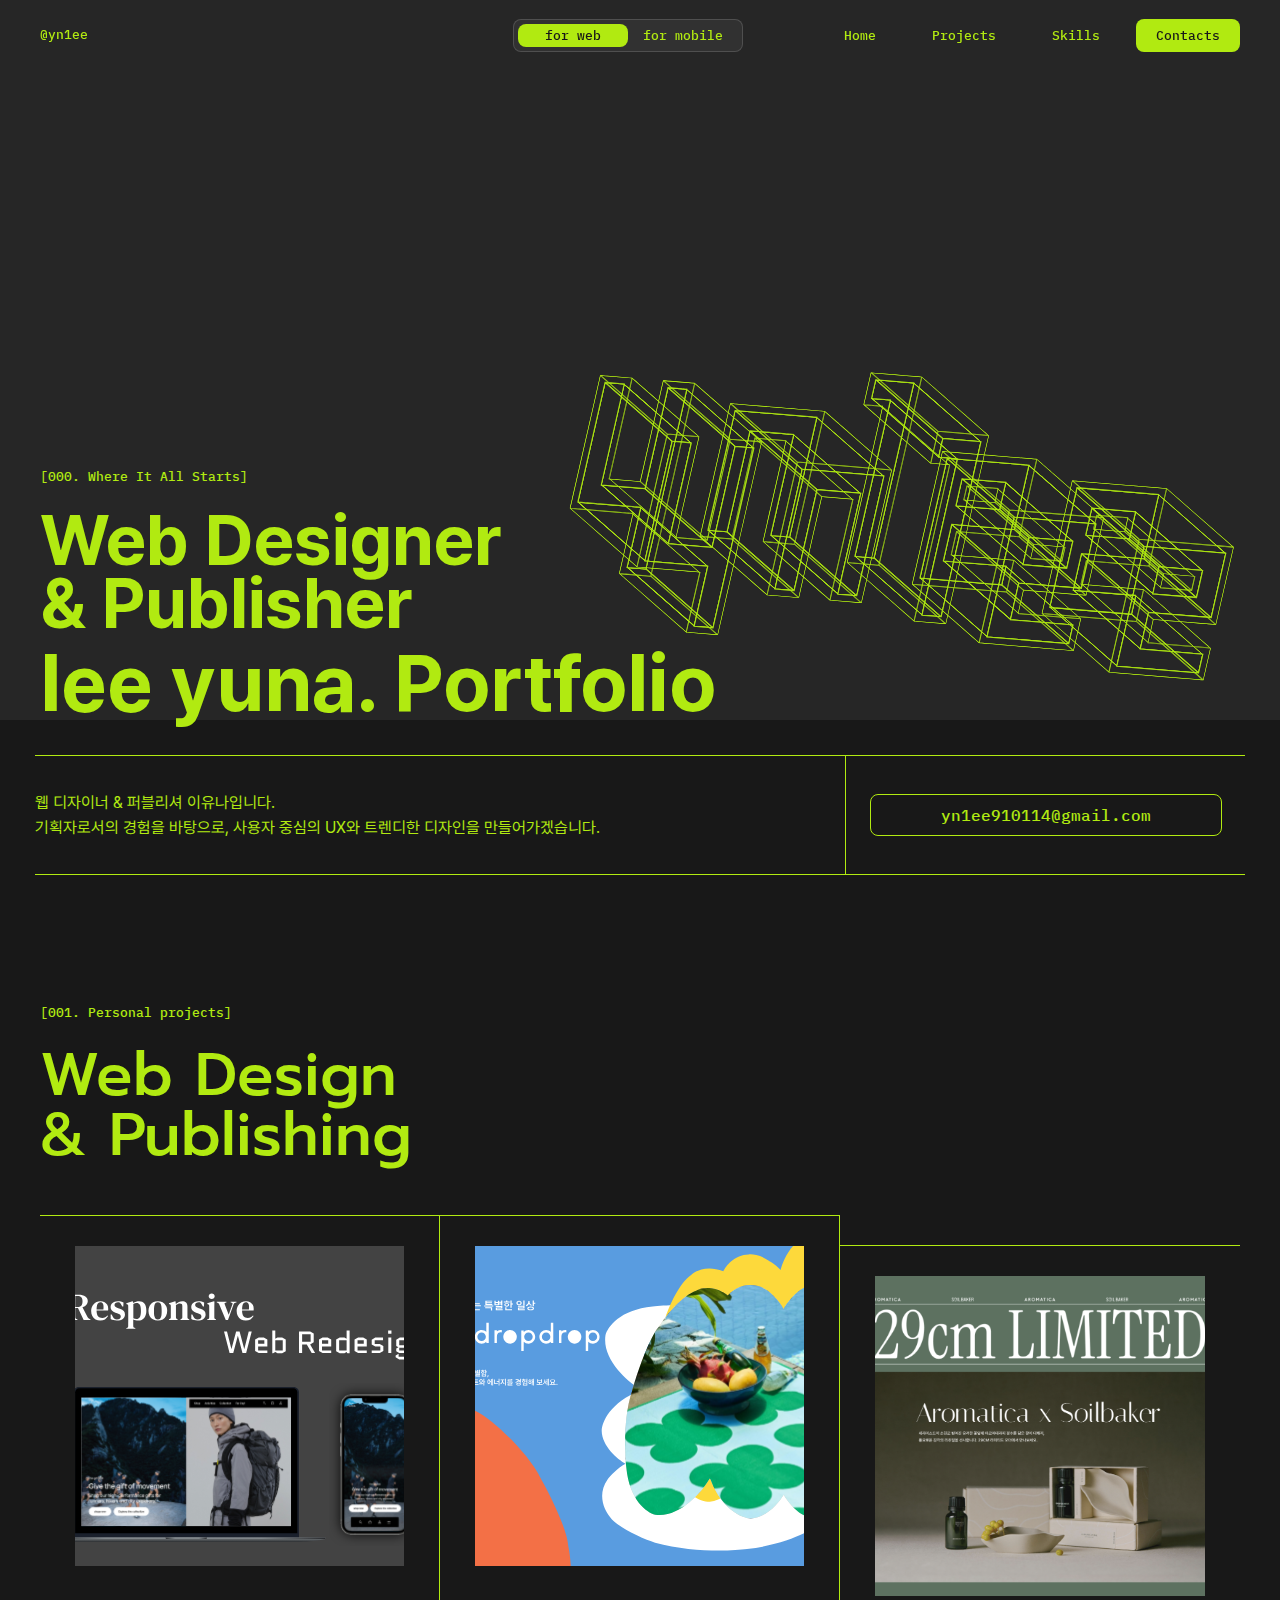
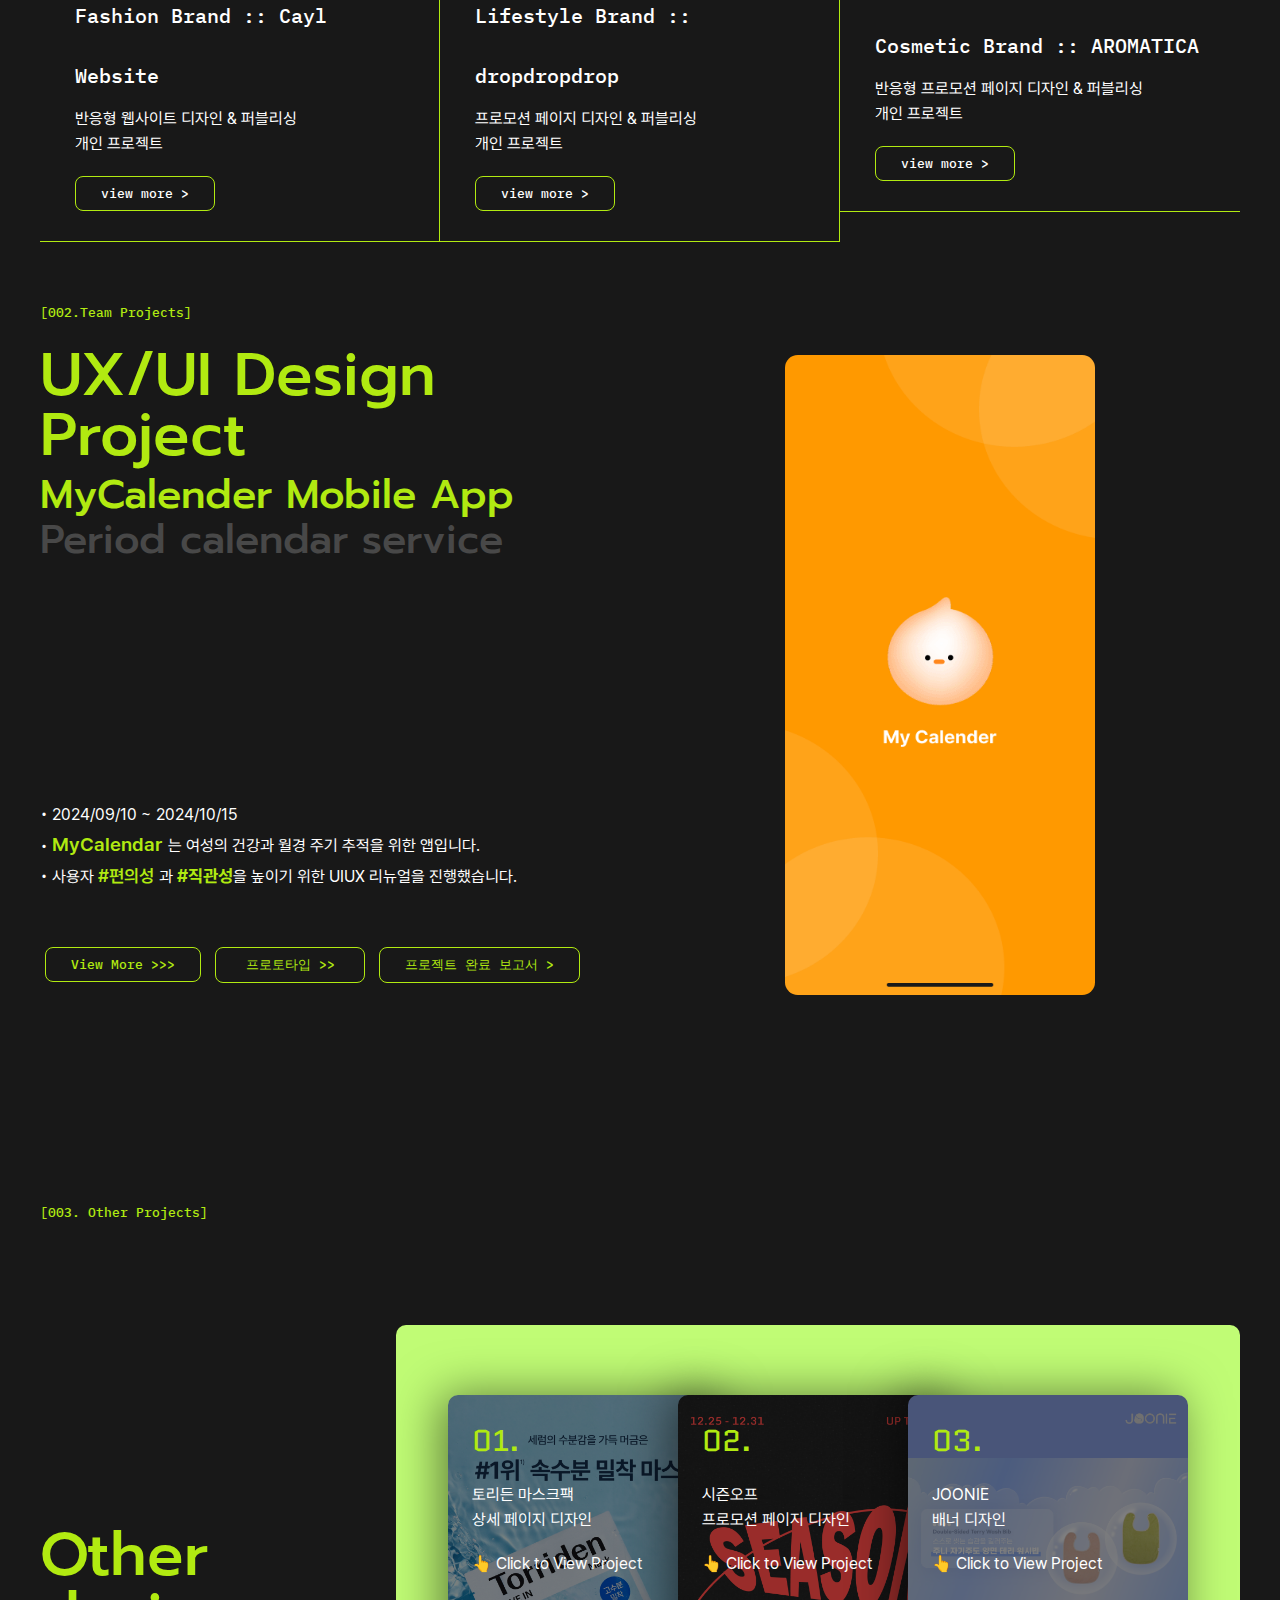
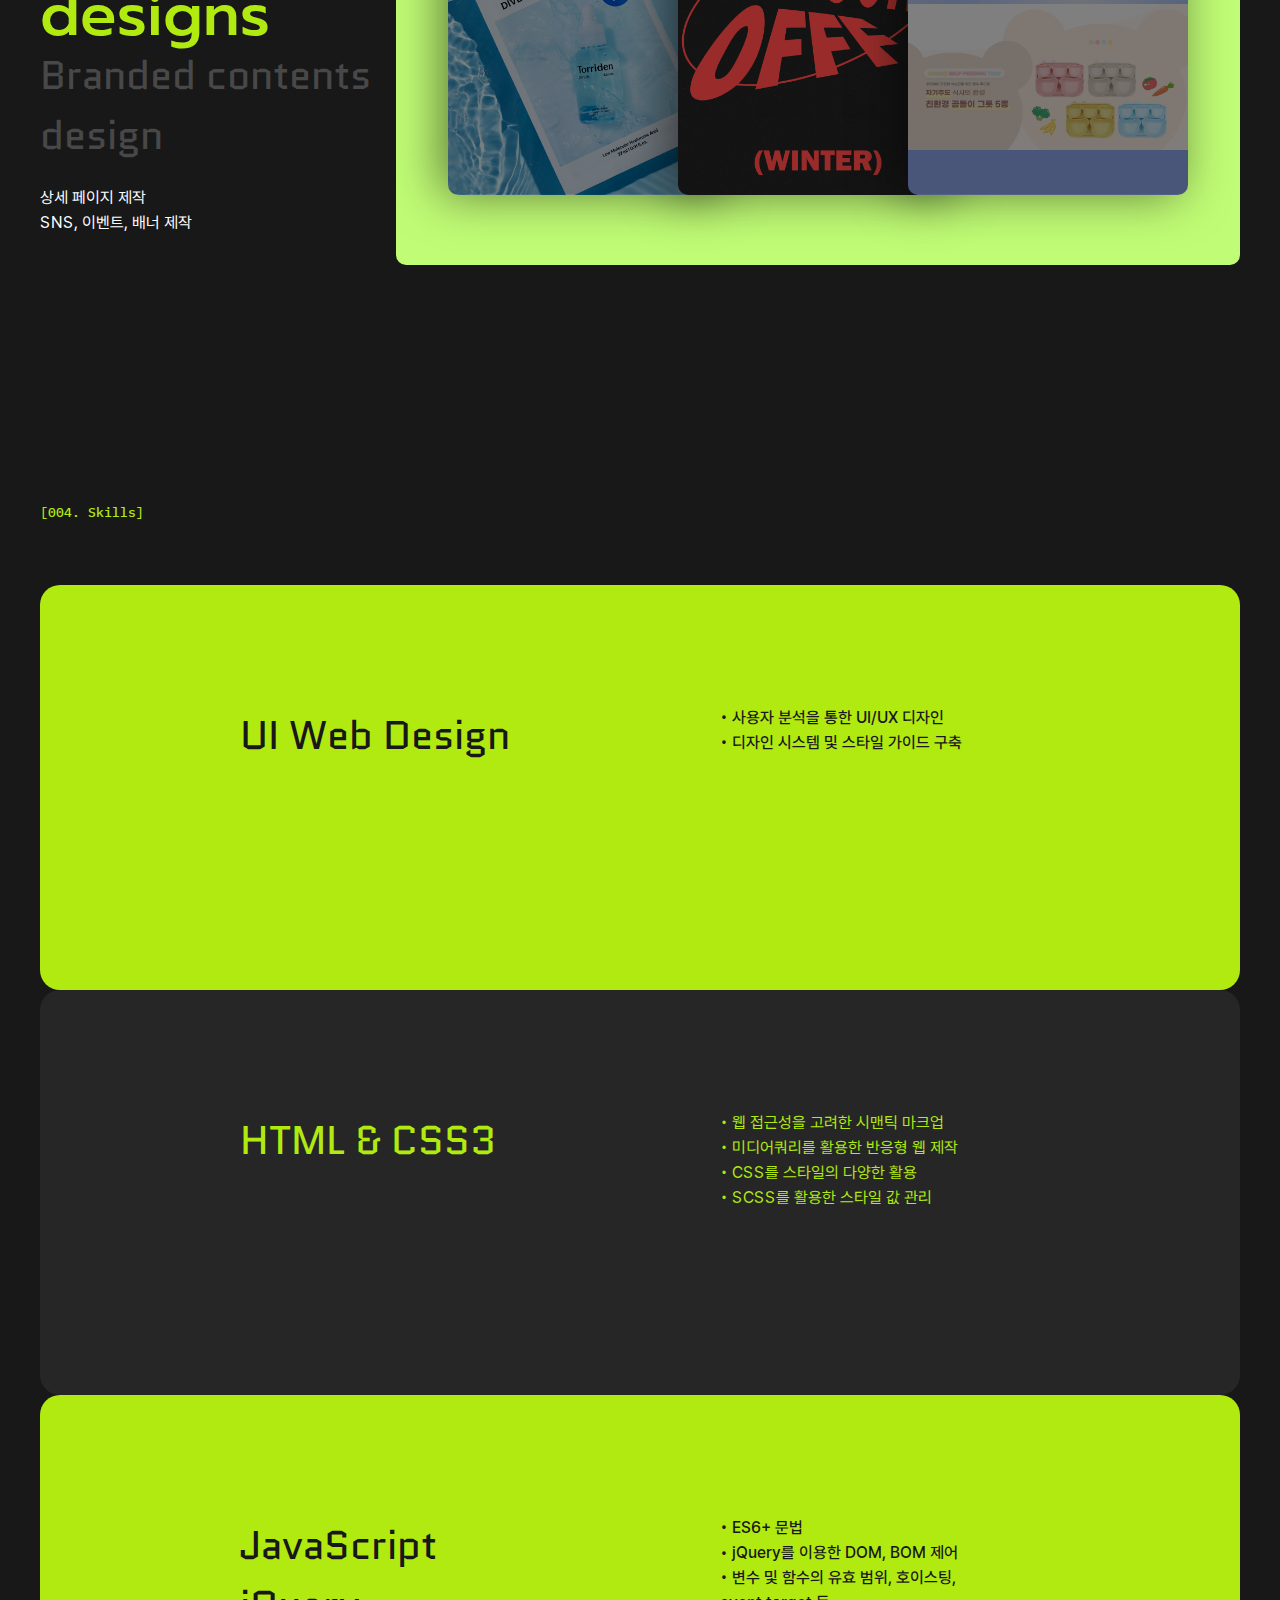
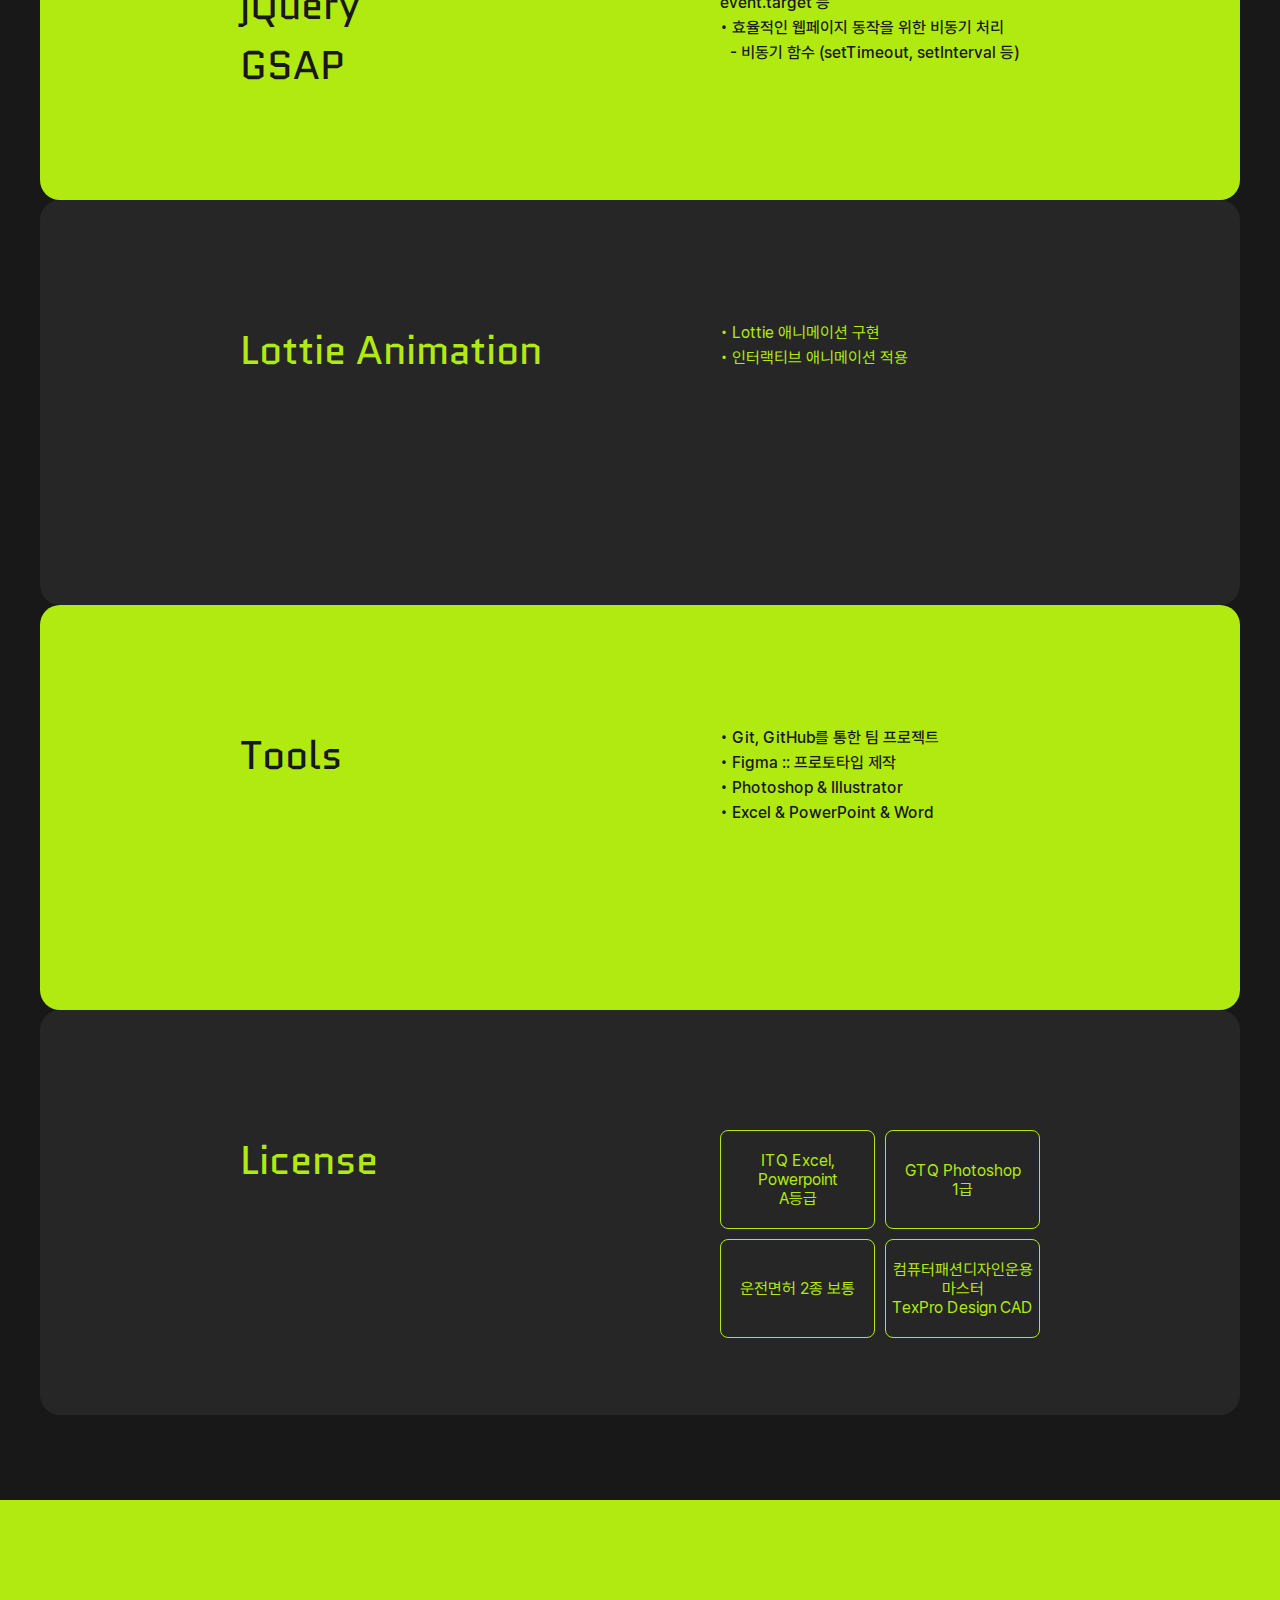
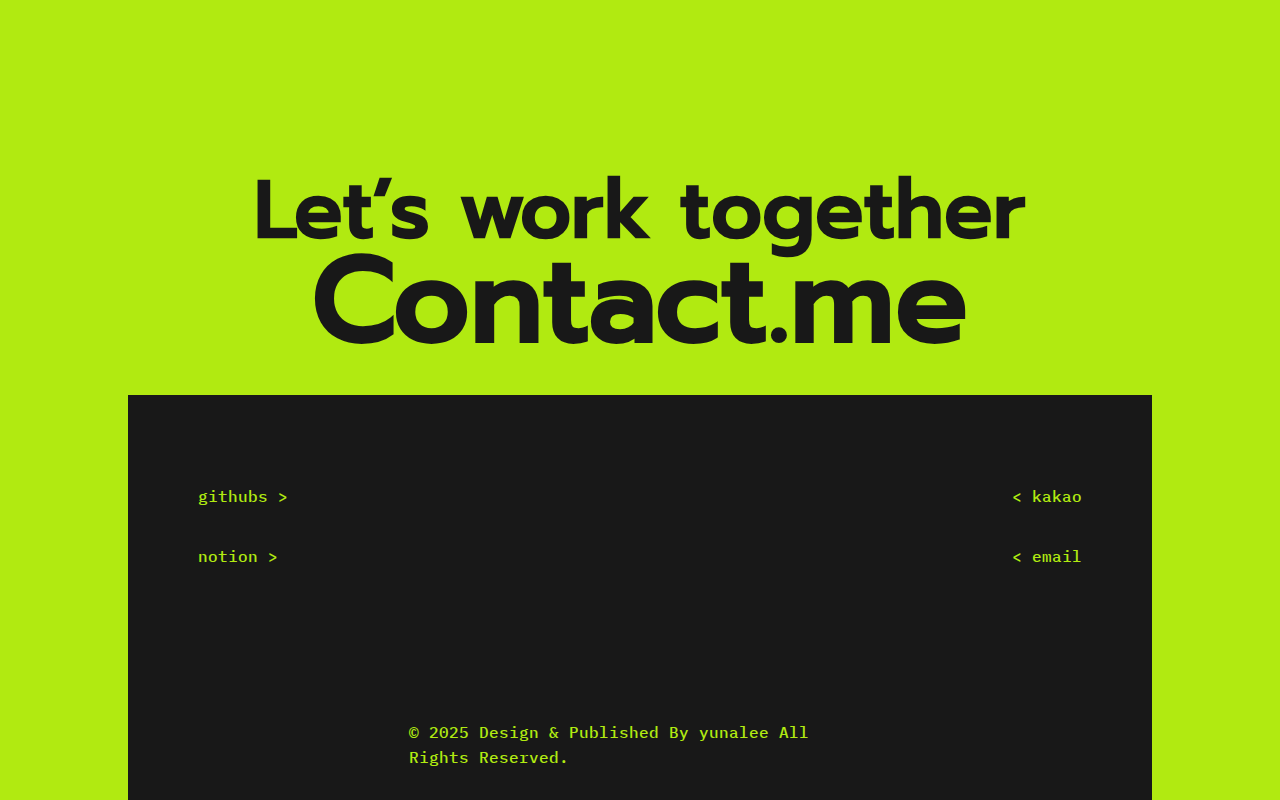
<file: index.html>
<!DOCTYPE html>
<html lang="ko">

<head>
  <meta charset="UTF-8">
  <meta name="viewport" content="width=device-width,initial-scale=1,minimum-scale=1,maximum-scale=1,user-scalable=no">
  <title>yuna1ee porfolio</title>

  <!-- favicon -->
  <link rel="icon" type="image/png" href="./images/favicon/favicon-96x96.png" sizes="96x96" />
  <link rel="icon" type="image/svg+xml" href="./images/favicon/favicon.svg" />
  <link rel="shortcut icon" href="./images/favicon/favicon.ico" />
  <link rel="apple-touch-icon" sizes="180x180" href="./images/favicon/apple-touch-icon.png" />
  <link rel="manifest" href="./images/favicon/site.webmanifest" />
  
  <!-- open graph -->
  <meta property="og:url" content="https://yunalee91.github.io/portfolio.html" />
  <meta property="og:title" content="yuna1ee porfolio" />
  <meta property="og:description" content="Welcome to yuna1ee personal portfolio showcasing web design and development projects." />
  <meta property="og:site_name" content="yuna1ee porfolio" />
  <meta property="og:type" content="website" />
  <meta property="og:image" content="./images/opengraph.png" />

  <!-- reset -->
  <!-- style -->
  <link rel="stylesheet" href="./assets/styles/reset.css">

  <!-- 공통 global style -->
  <link rel="stylesheet" href="./assets/styles/common.css">

  <!-- layout : 현재페이지(index.html) style -->
  <link rel="stylesheet" href="./index.css">

  <!-- script -->
  <script src="./assets/scripts/lottie.min.js"></script>

</head>

<body>
  <!-- header -->
  <header id="navbar" class="header grid-container">
    <h1 class="logo">
      <a href="#">@yn1ee</a>
    </h1>

    <div class="main-nav flex-container">
      <ul class="main-nav-box flex-container">
        <li><a href="#">for web</a></li>
        <li><a href="#">for mobile</a></li>
      </ul>
    </div>

    <ul class="side-nav flex-container">
      <li><a href="#">Home</a></li>
      <li><a href="#projects">Projects</a></li>
      <li><a href="#skills">Skills</a></li>
      <li><a href="#contacts">Contacts</a></li>
    </ul>
  </header>



  <!-- main-contents -->
  <!-- main-intro -->
  <section class="main-intro">

    <div class="upper-box">
      <div class="intro-txt-wrapper padding-lg">
        <p class="index">[000. Where It All Starts]</p>
        <div class="intro-title-wrapper">
          <h3>Web Designer</h3>
          <h3>& Publisher</h3>
          <h2>lee yuna. Portfolio</h2>
        </div>
      </div>

      <div id="intrographic" class="intrographic"></div>

    </div>

    <div class="background-box">
      <div class="intro-txt-box flex-container">
        <div class="itro-subtitle">
          <p>웹 디자이너 & 퍼블리셔 이유나입니다.</p>
          <p>기획자로서의 경험을 바탕으로, 사용자 중심의 UX와 트렌디한 디자인을 만들어가겠습니다.</p>
        </div>

        <div class="intro-box flex-container">
          <a href="http://yn1ee910114@gmail.com">yn1ee910114@gmail.com</a>
        </div>
      </div>
    </div>


  </section>



  <!-- main-contents -->






  <!-- [001. Personal projects] -->
  <section class="personal-projects padding-top-lg">
    <p class="index">[001. Personal projects]</p>
    <div class="list-title-lg">
      <h4>Web Design</h4>
      <h4>& Publishing</h4>
    </div>

    <div class="personal-pj-wrapper grid-container">
      <div class="personal-pj-box">
        <a href="./project2/index.html">
          <div class="personal-pj-one"></div>
        </a>
        <p class="list-title-sm">Fashion Brand :: Cayl Website</p>
        <p>반응형 웹사이트 디자인 & 퍼블리싱</p>
        <p>개인 프로젝트</p>

        <div class="btn-box">
          <a href="./project2/index.html" class="btn">view more ></a>
        </div>
      </div>

      <div class="personal-pj-box">
        <a href="./project3/index.html">
          <div class="personal-pj-two"></div>
        </a>
        <p class="list-title-sm">Lifestyle Brand :: dropdropdrop</p>
        <p>프로모션 페이지 디자인 & 퍼블리싱</p>
        <p>개인 프로젝트</p>

        <div class="btn-box">
          <a href="./project3/index.html" class="btn">view more ></a>
        </div>
      </div>

      <div class="personal-pj-box">
        <a href="./project4/index.html">
          <div class="personal-pj-three"></div>
        </a>
        <p class="list-title-sm">Cosmetic Brand :: AROMATICA</p>
        <p>반응형 프로모션 페이지 디자인 & 퍼블리싱</p>
        <p>개인 프로젝트</p>

        <div class="btn-box">
          <a href="./project4/index.html" class="btn">view more ></a>
        </div>
      </div>
    </div>
  </section>


  <!-- [002.Team Projects] -->
  <section class="team-projects padding-top-lg grid-container" id="projects">

    <div class="team-projects-box grid-container">
      <div class="team-project-title">
        <p class="index">[002.Team Projects]</p>
        <div class="list-title-lg">
          <h4>UX/UI Design Project</h4>
          <h4>MyCalender Mobile App</h4>
          <h4>Period calendar service</h4>
        </div>
      </div>

      <div class="team-project-txt">
        <p>• 2024/09/10 ~ 2024/10/15</p>
        <p>• <strong>MyCalendar</strong>는 여성의 건강과 월경 주기 추적을 위한 앱입니다.</p>
        <p>• 사용자 <strong>#편의성</strong>과 <strong>#직관성</strong>을 높이기 위한 UIUX 리뉴얼을 진행했습니다.</p>
        <div class="btn-box">
          <a href="https://notefolio.net/yn1ee/412197" target="_blank" class="btn">View More >>></a>
          <a href="https://www.figma.com/proto/K6KUlKwQJGNFz2QSfwklxb/24%2F09%2F10~10%2F15-%ED%8C%80%ED%94%84%EB%A1%9C%EC%A0%9D%ED%8A%B8_%EC%97%AC%EC%84%B1%EC%83%9D%EB%A6%AC%EB%8B%AC%EB%A0%A5?node-id=55-11027&node-type=frame&t=TN854z8YxkqM0jFJ-1&scaling=scale-down&content-scaling=fixed&page-id=54%3A17393&starting-point-node-id=55%3A11027&show-proto-sidebar=1"
            target="_blank" class="btn">프로토타입 >></a>
          <a href="https://drive.google.com/file/d/1xxne_gQN0CgjUKfDA8_oaqAtctQJczfs/view?usp=sharing"
            target="_blank" class="btn">프로젝트 완료 보고서 ></a>
        </div>
      </div>


    </div>

    <div class="app-motion-box flex-container">
      <img src="./project1/images/splash.gif" alt="앱-모션">
    </div>
  </section>



  <!-- [003. Other projects] -->
  <section class="other-projects padding-top-lg">
    <p class="index">[003. Other Projects]</p>


    <div class="other-container flex-container">
      <div class="other-title-wrapper">
        <h4 class="list-title-lg">Other designs</h4>
        <h5 class="list-title-md">Branded contents design</h5>

        <div class="other-project-txt">
          <p>상세 페이지 제작</p>
          <p>SNS, 이벤트, 배너 제작</p>
        </div>
      </div>


      <div class="cards">

        <div class="card">
          <a href="./project5/project5.html" target="_blank">
            <h1>01.</h1>
            <p>토리든 마스크팩<br>상세 페이지 디자인</p>
            <br>
            <p>👆 Click to View Project</p>
          </a>
        </div>

        <!-- <div class="card">
          <a href="#" target="_blank">
            <h1>Title 02</h1>
            <p>상세 페이지 디자인</p>
            <p>👆 Click the link to read</p>
          </a>
        </div>

        <div class="card">
          <a href="#" target="_blank">
            <h1>Title 03</h1>
            <p>상세 페이지 디자인</p>
            <p>👆 Click the link to read</p>
          </a>
        </div> -->


        <div class="card">
          <a href="./project6/project6.html" target="_blank">
            <h1>02.</h1>
            <p>시즌오프<br>프로모션 페이지 디자인</p>
            <br>
            <p>👆 Click to View Project</p>
          </a>
        </div>


        <div class="card">
          <a href="./project6/project8.html" target="_blank">
            <h1>03.</h1>
            <p>JOONIE<br>배너 디자인</p>
            <br>
            <p>👆 Click to View Project</p>
          </a>
        </div>

      </div>
    </div>












  </section>




  <!-- [004. Skills] -->
  <div class="skill-section" id="skills">
    <p class="index padding-lg">[004. Skills]</p>

    
    <ul class="skill-wrapper">

      <li class="card-item grid-container">
        <p class="list-title-md">UI Web Design</p>
        <div class="skill-txt-wrapper">
          <p>• 사용자 분석을 통한 UI/UX 디자인</p>
          <p>• 디자인 시스템 및 스타일 가이드 구축</p>
        </div>
      </li>


      <li class="card-item grid-container">
        <p class="list-title-md">HTML & CSS3</p>
        <div class="skill-txt-wrapper">
          <p>• 웹 접근성을 고려한 시맨틱 마크업</p>
          <p>• 미디어쿼리를 활용한 반응형 웹 제작</p>
          <p>• CSS를 스타일의 다양한 활용</p>
          <p>• SCSS를 활용한 스타일 값 관리</p>
        </div>
      </li>


      <li class="card-item skill-two grid-container">
        <p class="list-title-md">JavaScript<br>jQuery<br>GSAP</p>
        <div class="skill-txt-wrapper">
          <p>• ES6+ 문법</p>
          <p>• jQuery를 이용한 DOM, BOM 제어</p>
          <p>• 변수 및 함수의 유효 범위, 호이스팅, event.target 등</p>
          <p>• 효율적인 웹페이지 동작을 위한 비동기 처리</p>
          <p>- 비동기 함수 (setTimeout, setInterval 등) </p>
          </p>
        </div>
      </li>



      <li class="card-item grid-container">
        <p class="list-title-md">Lottie Animation</p>
        <div class="skill-txt-wrapper">
          <p>• Lottie 애니메이션 구현</p>
          <p>• 인터랙티브 애니메이션 적용</p>
        </div>
      </li>


      <li class="card-item grid-container">
        <p class="list-title-md">Tools</p>
        <div class="skill-txt-wrapper">
          <p>• Git, GitHub를 통한 팀 프로젝트</p>
          <p>• Figma :: 프로토타입 제작</p>
          <p>• Photoshop & Illustrator</p>
          <p>• Excel & PowerPoint & Word</p>
        </div>
      </li>

      <li class="card-item skill-six grid-container">
        <p class="list-title-md">License</p>
        <ul class="licence-box">
          <li>ITQ Excel, Powerpoint<br>A등급</li>
          <li>GTQ Photoshop<br>1급</li>
          <li>운전면허 2종 보통</li>
          <li>컴퓨터패션디자인운용마스터<br>TexPro Design CAD</li>
        </ul>
      </li>
    </ul>

  </div>






  <!-- footer -->
  <footer id="contacts">
    <div class="footer-title-wrapper">
      <h2>Let’s work together</h2>
      <h2>Contact.me</h2>
    </div>

    <div class="contacts-box grid-container">
      <ul class="contacts-box-left">
        <li><a href="https://github.com/yunalee91" target="_blank">githubs &gt;</a></li>
        <li><a href="#">notion &gt;</a></li>
      </ul>
      <ul class="contacts-box-right">
        <li><a href="#">&lt; kakao</a></li>
        <li><a href="#">&lt; email</a></li>
      </ul>
      <p class="copyright flex-container">&copy; 2025 Design & Published By yunalee All Rights Reserved.</p>
    </div>
  </footer>










  <!-- lottie 스크립트 -->
  <script>
    //인트로 그래픽
    const intrographic = lottie.loadAnimation({
      container: document.getElementById('intrographic'),
      renderer: 'svg',
      loop: true,
      autoplay: true,
      path: './assets/scripts/intrographic.json'
    });
    //인트로 그래픽-----------완료-------------







  </script>


</body>


</html>
</file>
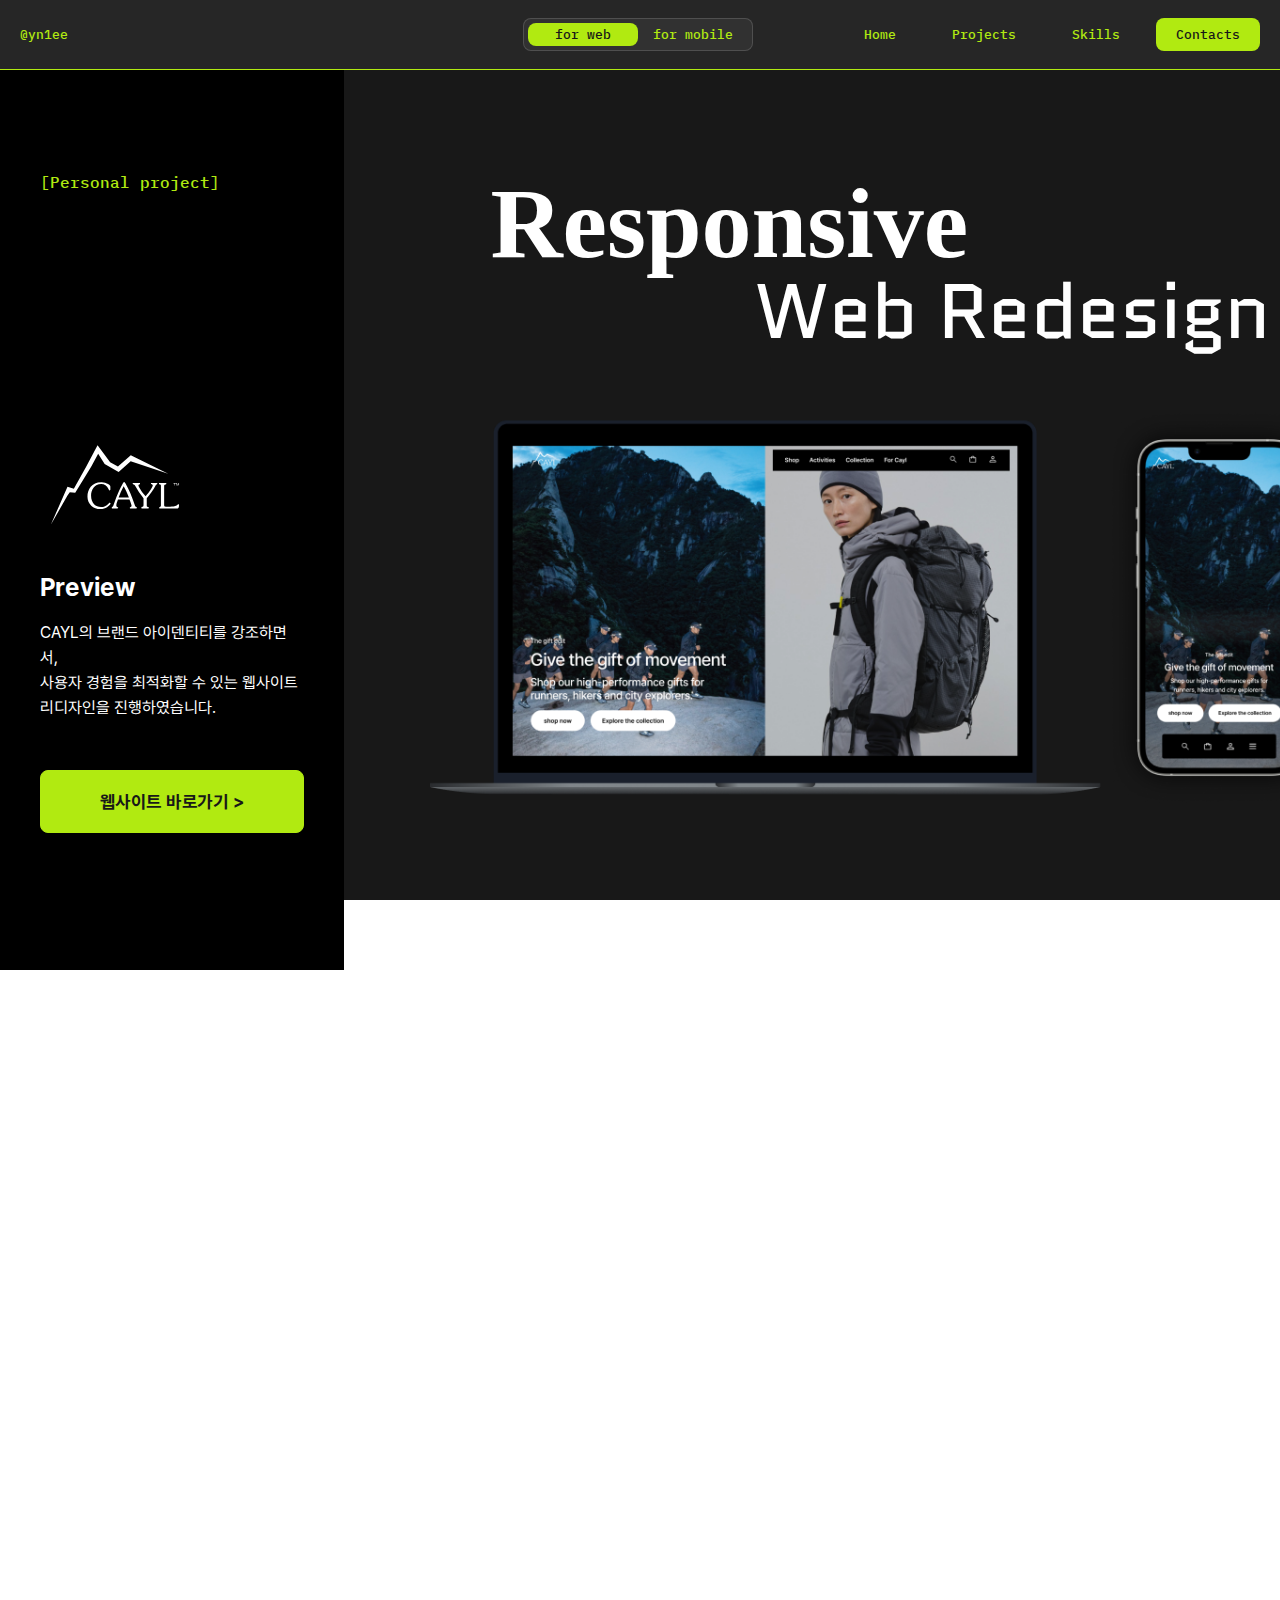
<file: project2/index.html>
<!DOCTYPE html>
<html lang="ko">

<head>
  <meta charset="UTF-8">
  <meta name="viewport" content="width=device-width,initial-scale=1,minimum-scale=1,maximum-scale=1,user-scalable=no">
  <title>project2</title>
  <!-- favicon -->
  <link rel="icon" type="image/png" href="../images/favicon/favicon-96x96.png" sizes="96x96" />
  <link rel="icon" type="image/svg+xml" href="../images/favicon/favicon.svg" />
  <link rel="shortcut icon" href="../images/favicon/favicon.ico" />
  <link rel="apple-touch-icon" sizes="180x180" href="../images/favicon/apple-touch-icon.png" />
  <link rel="manifest" href="../images/favicon/site.webmanifest" />

  <!-- style -->
  <!-- reset -->
  <link rel="stylesheet" href="../assets/styles/reset.css">
  <!-- 공통 global style -->
  <link rel="stylesheet" href="./assets/styles/project-two-common.css">
  <!-- layout : 현재페이지(index.html) style -->
  <link rel="stylesheet" href="./index.css">
  <link rel="stylesheet" href="../assets/styles/aos.css">

  <!-- script -->
  <script src="../assets/scripts/aos.js"></script>
</head>

<body>
  <!-- header -->
  <header id="navbar" class="header grid-container">
    <h1 class="logo">
      <a href="../index.html">@yn1ee</a>
    </h1>

    <div class="main-nav flex-container">
      <ul class="main-nav-box flex-container">
        <li><a href="#">for web</a></li>
        <li><a href="#">for mobile</a></li>
      </ul>
    </div>

    <ul class="side-nav flex-container">
      <li><a href="../index.html">Home</a></li>
      <li><a href="../index.html#personalProjects">Projects</a></li>
      <li><a href="../index.html#skills">Skills</a></li>
      <li><a href="../index.html#contacts">Contacts</a></li>
    </ul>
  </header>






  <!-- main-side-bar 고정바 -->
  <aside class="main-side-bar">
    <p>[Personal project]</p>
    <div class="txt-wrapper">
      <img src="./images/mainLogo.svg" alt="CAYL 메인로고">
      <p>Preview</p>
      <p>CAYL의 브랜드 아이덴티티를 강조하면서,<br>사용자 경험을 최적화할 수 있는 웹사이트<br>리디자인을 진행하였습니다.</p>
    </div>

    <a href="./project2.html" target="_blank" class="main-link-btn">웹사이트 바로가기 ></a>
  </aside>






  <!-- main-contents -->
  <main class="main-contents">

    <section class="main-intro flex-container">
      <h2 class="flex-container">Responsive</h2>
      <h3 class="flex-container">Web Redesign</h3>
      <img src="./images/review/project-info-img.png" alt="CAYL 반응형 디자인 사진">
    </section>



    <section class="overview" data-aos="fade-up">
      <h4 class="sub-title">Overview</h4>
      <div class="overview-txt-box">
        <p>CAYL은 트렌디한 감성과 미니멀한 스타일로 국내 MZ 세대뿐 아니라 글로벌 시장에서도 주목받는 아웃도어 브랜드입니다.</p>
        <p>하지만 기존 웹사이트는 브랜드 아이덴티티 부족, 단조로운 레이아웃, 정보 접근성 문제로 사용자 경험이 저하되어,<br>
          이를 개선하고 CAYL의 아이덴티티를 강조하기 위해 리디자인을 진행하게 되었습니다.</p>
      </div>
    </section>



    <section class="renewal" data-aos="fade-up">
      <h4 class="sub-title">Renewal Direction</h4>

      <div class="renewal-wrapper flex-container">
        <div class="asis-box flex-container">
          <p class="box-title">As-is</p>

          <div class="renewalbox box1">
            <p>브랜드 아이덴티티의 부재</p>
            <p>브랜드 고유의 감성과 메시지가 소비자에게 효과적으로<br>전달되지 않음</p>
          </div>
          <div class="renewalbox box2">
            <p>단조로운 레이아웃</p>
            <p>트렌디하고 감성적인 브랜드 이미지에 비해<br>단조롭고 평험한 웹사이트</p>
          </div>
          <div class="renewalbox box3">
            <p>정보 접근성과 사용자 경험 저하</p>
            <p>상품 이미지의 통일성이 부족하고,<br>가독성과 내비게이션바의 사용성이 저하됨.</p>
          </div>
        </div>


        <div class="arrow-box flex-container">
          <div>
            <svg width="67" height="17" viewBox="0 0 67 17" fill="none" xmlns="http://www.w3.org/2000/svg">
              <path d="M1 16H66" stroke="#7E7E7E" stroke-width="2" stroke-linecap="round" />
              <path d="M45 1L66 16" stroke="#7E7E7E" stroke-width="2" stroke-linecap="round" />
            </svg>
          </div>
          <div>
            <svg width="67" height="17" viewBox="0 0 67 17" fill="none" xmlns="http://www.w3.org/2000/svg">
              <path d="M1 16H66" stroke="#7E7E7E" stroke-width="2" stroke-linecap="round" />
              <path d="M45 1L66 16" stroke="#7E7E7E" stroke-width="2" stroke-linecap="round" />
            </svg>
          </div>
          <div>
            <svg width="67" height="17" viewBox="0 0 67 17" fill="none" xmlns="http://www.w3.org/2000/svg">
              <path d="M1 16H66" stroke="#7E7E7E" stroke-width="2" stroke-linecap="round" />
              <path d="M45 1L66 16" stroke="#7E7E7E" stroke-width="2" stroke-linecap="round" />
            </svg>
          </div>
        </div>



        <div class="tobe-box flex-container">
          <p class="box-title">To-be</p>

          <div class="renewalbox box4">
            <p>브랜드의 감성과 아이덴티티를<br>디자인 스타일과 시각적 요소로 반영</p>
          </div>

          <div class="renewalbox box5">
            <p>다양한 레이아웃과 애니메이션으로<br>유저의 흥미 유도</p>
          </div>

          <div class="renewalbox box6">
            <p>통일성 있는 디자인으로<br>정보 전달력과 사용성을 강화</p>
          </div>
        </div>
      </div>
    </section>



    <section class="styleguide" data-aos="fade-up">
      <div class="styleguide-bg">
        <h4 class="sub-title">Design Style Guide</h4>
        <div class="stlye-box-wrapper grid-container">
          <div class="stylebox-keyword">
            <p class="style-title">STYLE KEYWORD</p>
            <div class="style-keyword-box-wrapper flex-container">
              <div class="style-keyword-box">
                <p>Modern<br>모던</p>
              </div>
              <div class="style-keyword-box">
                <p>Clam<br>차분한</p>
              </div>
              <div class="style-keyword-box">
                <p>Minimal<br>미니멀</p>
              </div>
            </div>
          </div>


          <div class="stylebox-typo">
            <p class="style-title">Typography</p>
            <div class="typo-box-wrapper">
              <div class="typo-box flex-container">
                <p>Pretendard</p>
                <p>영문</p>
              </div>
              <div class="typo-box flex-container">
                <p>프리텐다드</p>
                <p>국문</p>
              </div>
            </div>
          </div>


          <div class="stylebox-color">
            <p class="style-title">Color</p>

            <div class="color-wrapper flex-container">
              <div class="colorbox box1">
                <div class="color-txt">
                  <p class="color-sub-title">Primary</p>
                  <p>Modern Black</p>
                </div>
                <div class="color-chip-box">
                  <div class="color-chip"></div>
                  <p>#181818</p>
                </div>
              </div>

              <div class="colorbox box2">
                <div class="color-txt">
                  <p class="color-sub-title">Background</p>
                </div>
                <div class="color-chip-box-wrapper flex-container">
                  <div class="color-chip-box">
                    <div class="color-chip"></div>
                    <p>#FFFFFF</p>
                  </div>
                  <div class="color-chip-box">
                    <div class="color-chip"></div>
                    <p>#F6F6F6</p>
                  </div>
                  <div class="color-chip-box">
                    <div class="color-chip"></div>
                    <p>#FAF7F6</p>
                  </div>
                </div>
              </div>

              <div class="colorbox box3">
                <div class="color-txt">
                  <p class="color-sub-title">Point</p>
                  <p>브랜드 감성을 반영하여 채도가 낮은 Graish Blue 계열을<br>
                    포인트 컬러로 사용하여, 차분하면서도 현대적인 분위기를 연출</p>
                </div>
                <div class="color-chip-box-wrapper flex-container">
                  <div class="color-chip-box">
                    <div class="color-chip"></div>
                    <p>#495661</p>
                  </div>
                  <div class="color-chip-box">
                    <div class="color-chip"></div>
                    <p>#88A1B7</p>
                  </div>
                </div>
              </div>
            </div>
          </div>
        </div>
      </div>
    </section>


    <section class="publishing flex-container" data-aos="fade-up">
      <h4 class="sub-title">Publishing</h4>
      <ul class="publishing-list">
        <li><strong>@media 미디어 쿼리</strong>를 활용하여 <strong>반응형</strong> 웹 디자인 대응</li>
        <li>flex, position, grid를 활용한 레이아웃 구성</li>
        <li><strong>JavaScript, jQuery</strong>를 활용한 메뉴 인터랙션</li>
        <li>Swiper.js의 Breakpoints를 활용한 이미지 슬라이드 쇼 구현</li>
        <li>currentScrollY 값을 활용한 스크롤 이벤트 적용</li>
        <li>AOS(Animate On Scroll) 라이브러리의 fade 애니메이션 효과 활용</li>
        <li>:root 변수를 정의하여 재사용성, 유지보수성 개선</li>
        <li>transition을 사용해 자연스러운 움직임 구현</li>
      </ul>
    </section>


    <section class="solution flex-container" data-aos="fade-up">
      <h4 class="sub-title">Problems<br>Solutions</h4>
      <ul class="solution-box">
        <li>
          <p class="solution-sub-title">Q. 반응형 디자인에서 화면 크기에 따라 스와이퍼 슬라이드 수를 제어하려면?</p>
          <p>Swiper의 Breakpoints 기능을 이용해 화면 크기에 맞춰 슬라이드 수(slidesPerView)와 슬라이드 간격(spaceBetween)을 조정. 이를 통해 모바일, 태블릿,
            데스크탑 등 다양한 화면에서 최적화된 슬라이더 구성 가능.</p>
          <img src="./images/review/swiperCode.png" alt="스와이퍼 코드 이미지">
        </li>


        <li>
          <p class="solution-sub-title">Q. 스크롤 이벤트 시 네비게이션바와 서브메뉴의 동작이 연동되지 않을 때는?</p>
          <p>네비게이션 바와 서브메뉴 상태를 JavaScript의 스크롤 이벤트와 클릭 이벤트로 함께 관리. closeAllSubmenus();를 사용해 서브메뉴를 닫고, 네비게이션 바는 스크롤 방향에
            따라 표시/숨김 처리. 이를 통해 스크롤 동작이 자연스럽게 연동되어 화면 공간을 효율적으로 활용.</p>
          <img src="./images/review/scrollCode.png" alt="스크롤이벤트 코드 이미지">
        </li>


        <li>
          <p class="solution-sub-title">Q. 백그라운드 이미지에 transform: scale 효과를 줄 때 border-radius가
            <span>보이지 않을 경우 해결 방법은?</span>
          </p>
          <p>자식요소를 따로 생성해 background-image와 transform: scale을 적용한 뒤, 부모 요소에 overflow: hidden을 설정하면, 마우스 호버 시 배경 이미지가 확대
            되어도<br>border-radius가 유지.</p>
        </li>
      </ul>
    </section>


    <section class="review" data-aos="fade-up">
      <h4 class="sub-title">Review</h4>
      <div class="review-txt-wrapper">
        <p>이번 프로젝트는 리디자인부터 퍼블리싱까지 모든 과정을 주도적으로 진행한 첫 반응형 웹 제작 경험이었습니다. 모바일(390px)과 웹(1024px) 중심으로 작업하며 완성도를 높였지만, 태블릿 등
          다양한 화면 크기를 세밀하게 고려하지 못한 점은 아쉬움으로 남습니다.</p>
        <p>하지만 단조로울 수 있었던 웹사이트를 세련된 디자인과 생동감 있는 요소들로 재구성하며 사용자 경험을 한층 개선할 수 있었던 점은 큰 보람으로 다가왔습니다.<br>특히, 이전에 시도해보지 않았던
          새로운
          이벤트 구현에 도전하며 퍼블리싱 실력을 한층 성장시켰고, 기획부터 제작까지 스스로 완수하며 얻은 성취감은 큰 자산이 되었습니다.</p>
        <p>이번 프로젝트를 발판 삼아 다양한 디바이스에 최적화된 반응형 웹을 제작하고, JavaScript와 jQuery 학습을 통해 전문성을 더욱 강화해 나가겠습니다.</p>
      </div>
    </section>


    <div class="end-image" data-aos="fade-up">
      <img src="./images/review/project-end-img.png" alt="프로젝트 엔딩 이미지">
      <div class="arrow-container">
        <div class="arrow">←</div>
      </div>
    </div>


  </main>


  <!-- 스크립트 -->
  <!-- AOS -->
  <script>
    AOS.init();
  </script>



</body>

</html>
</file>
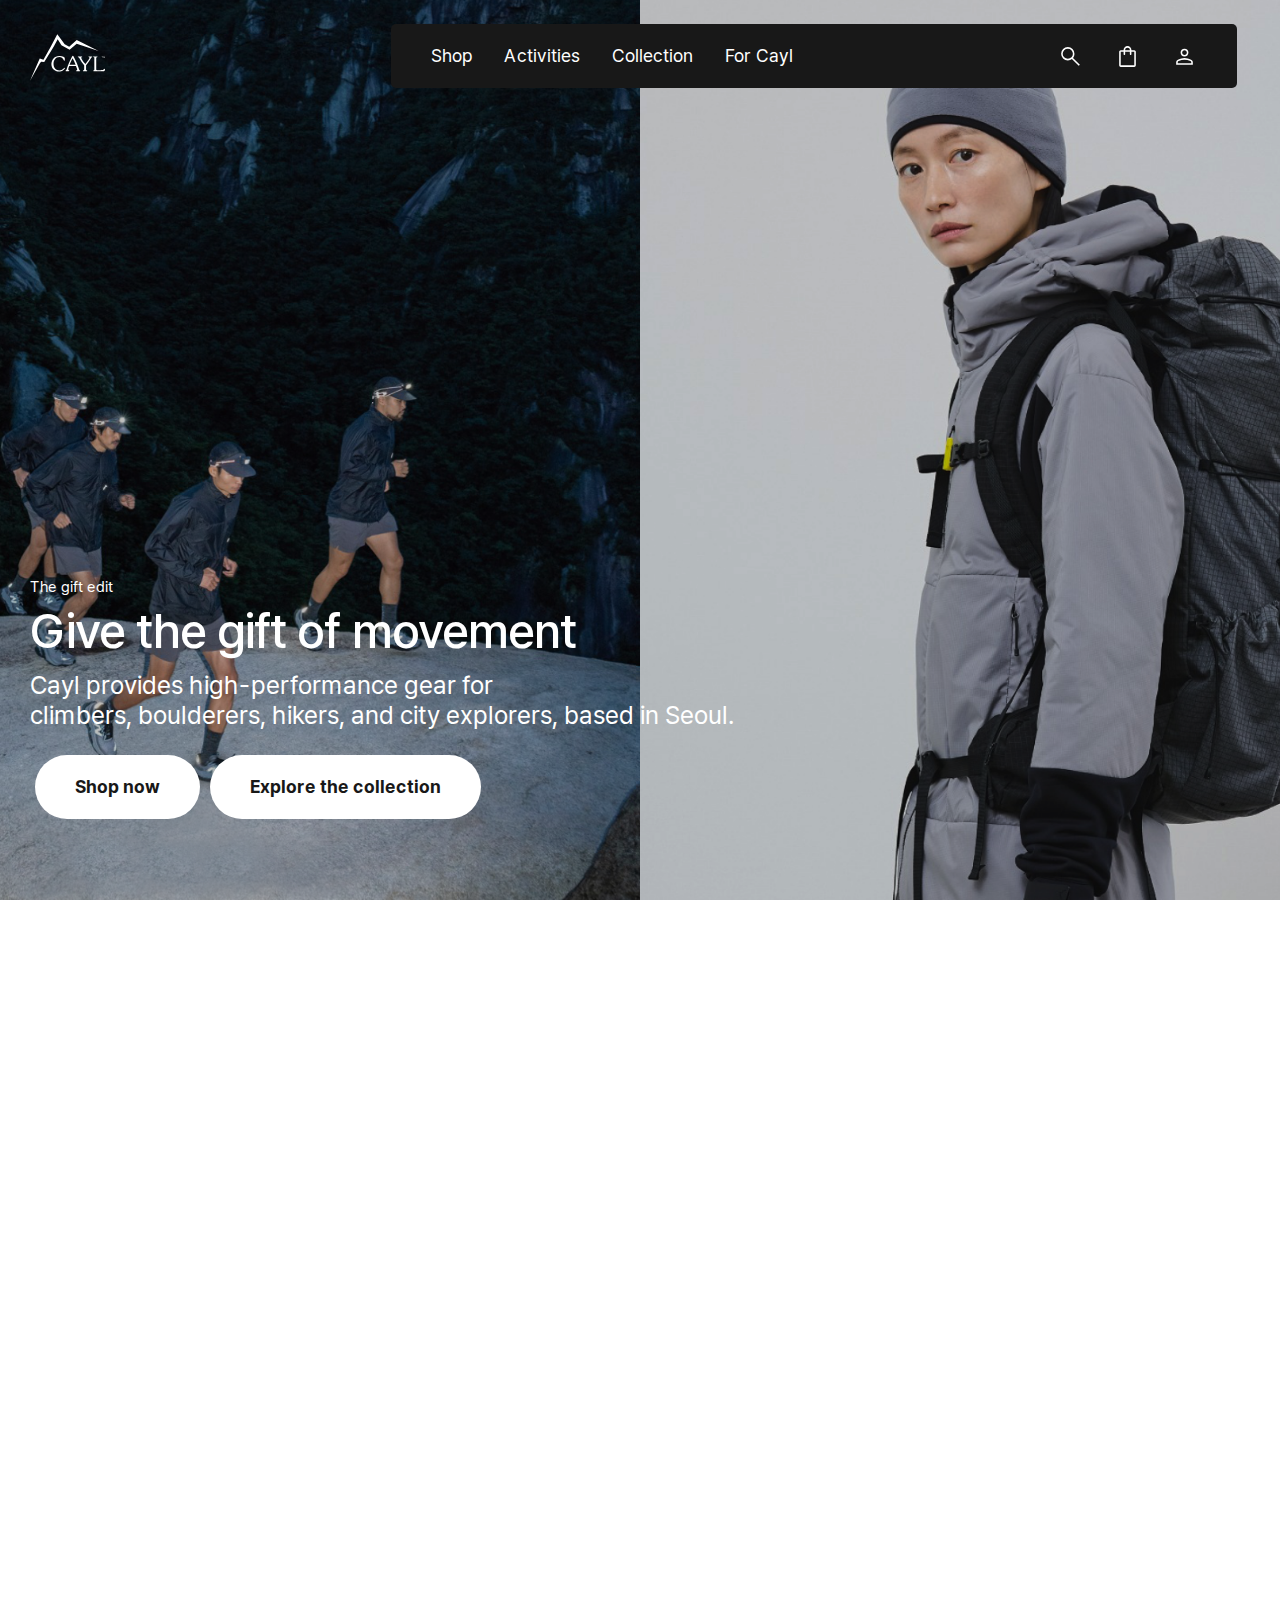
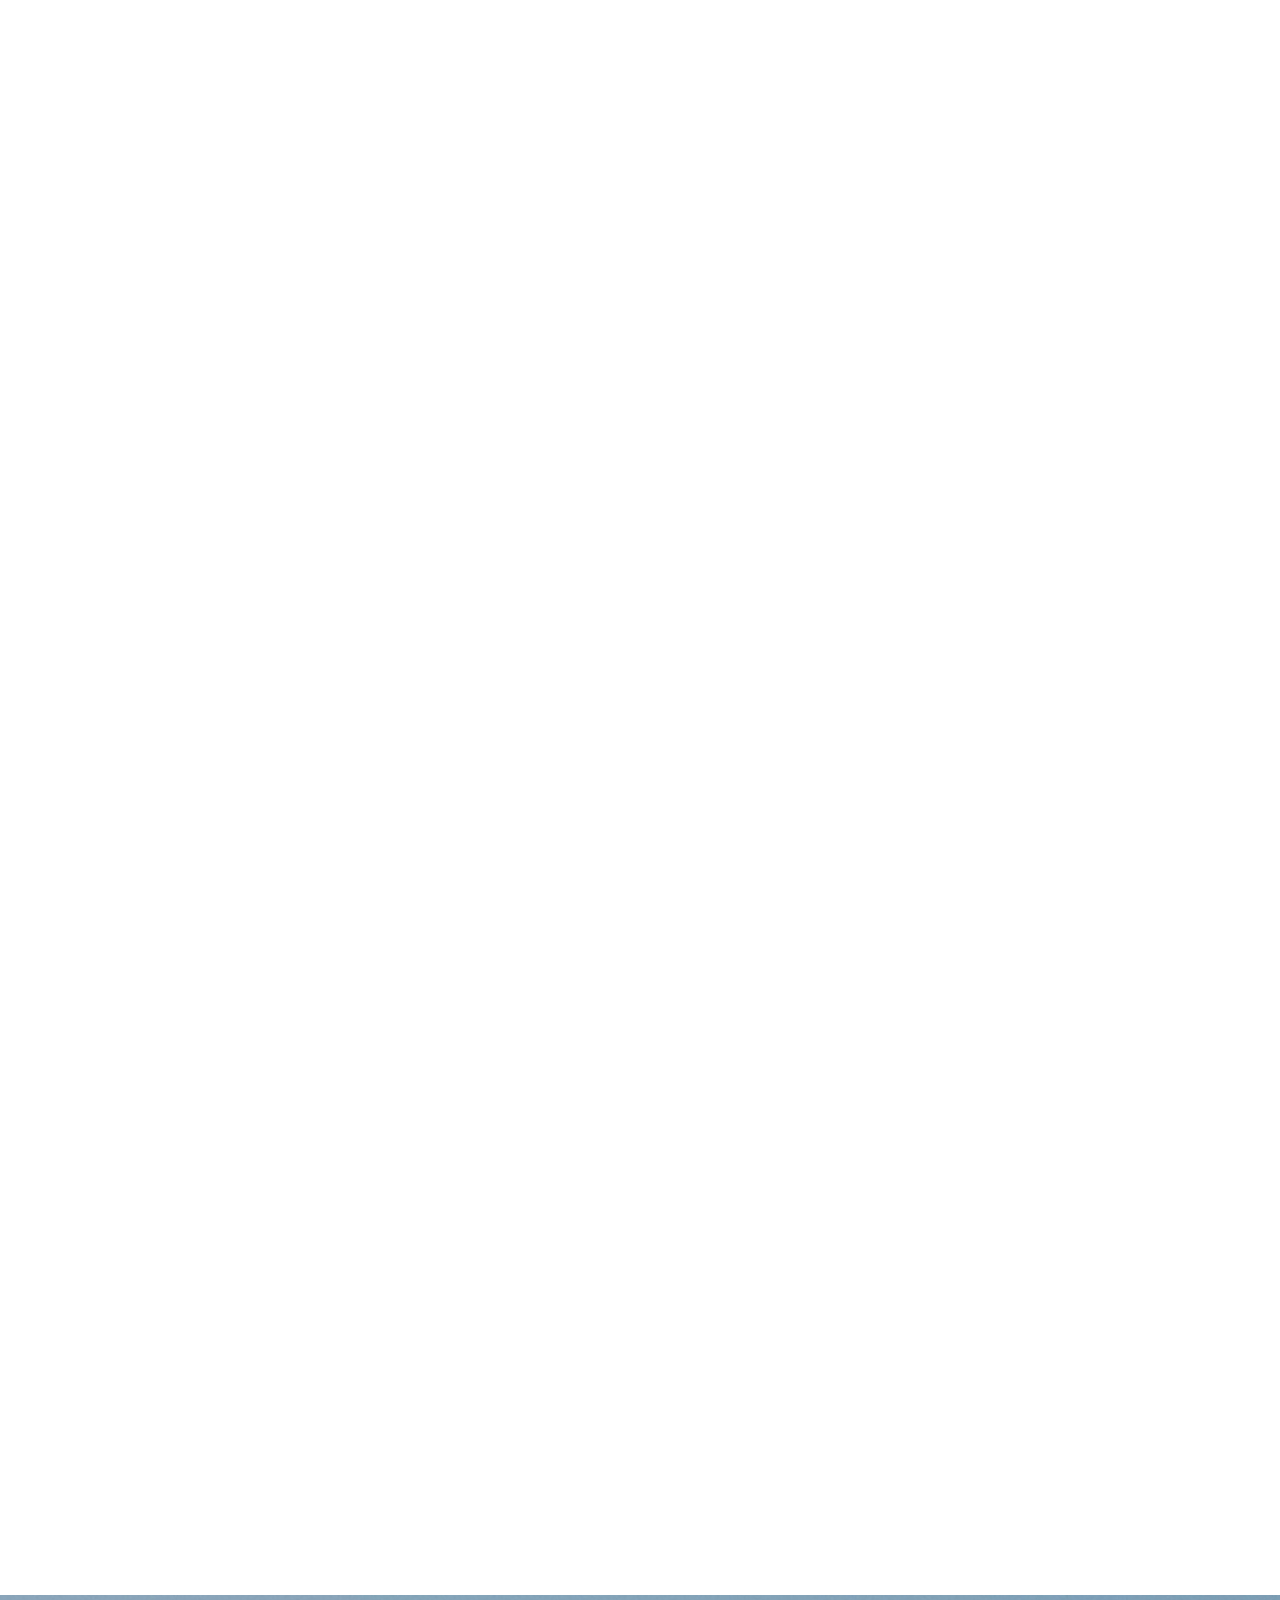
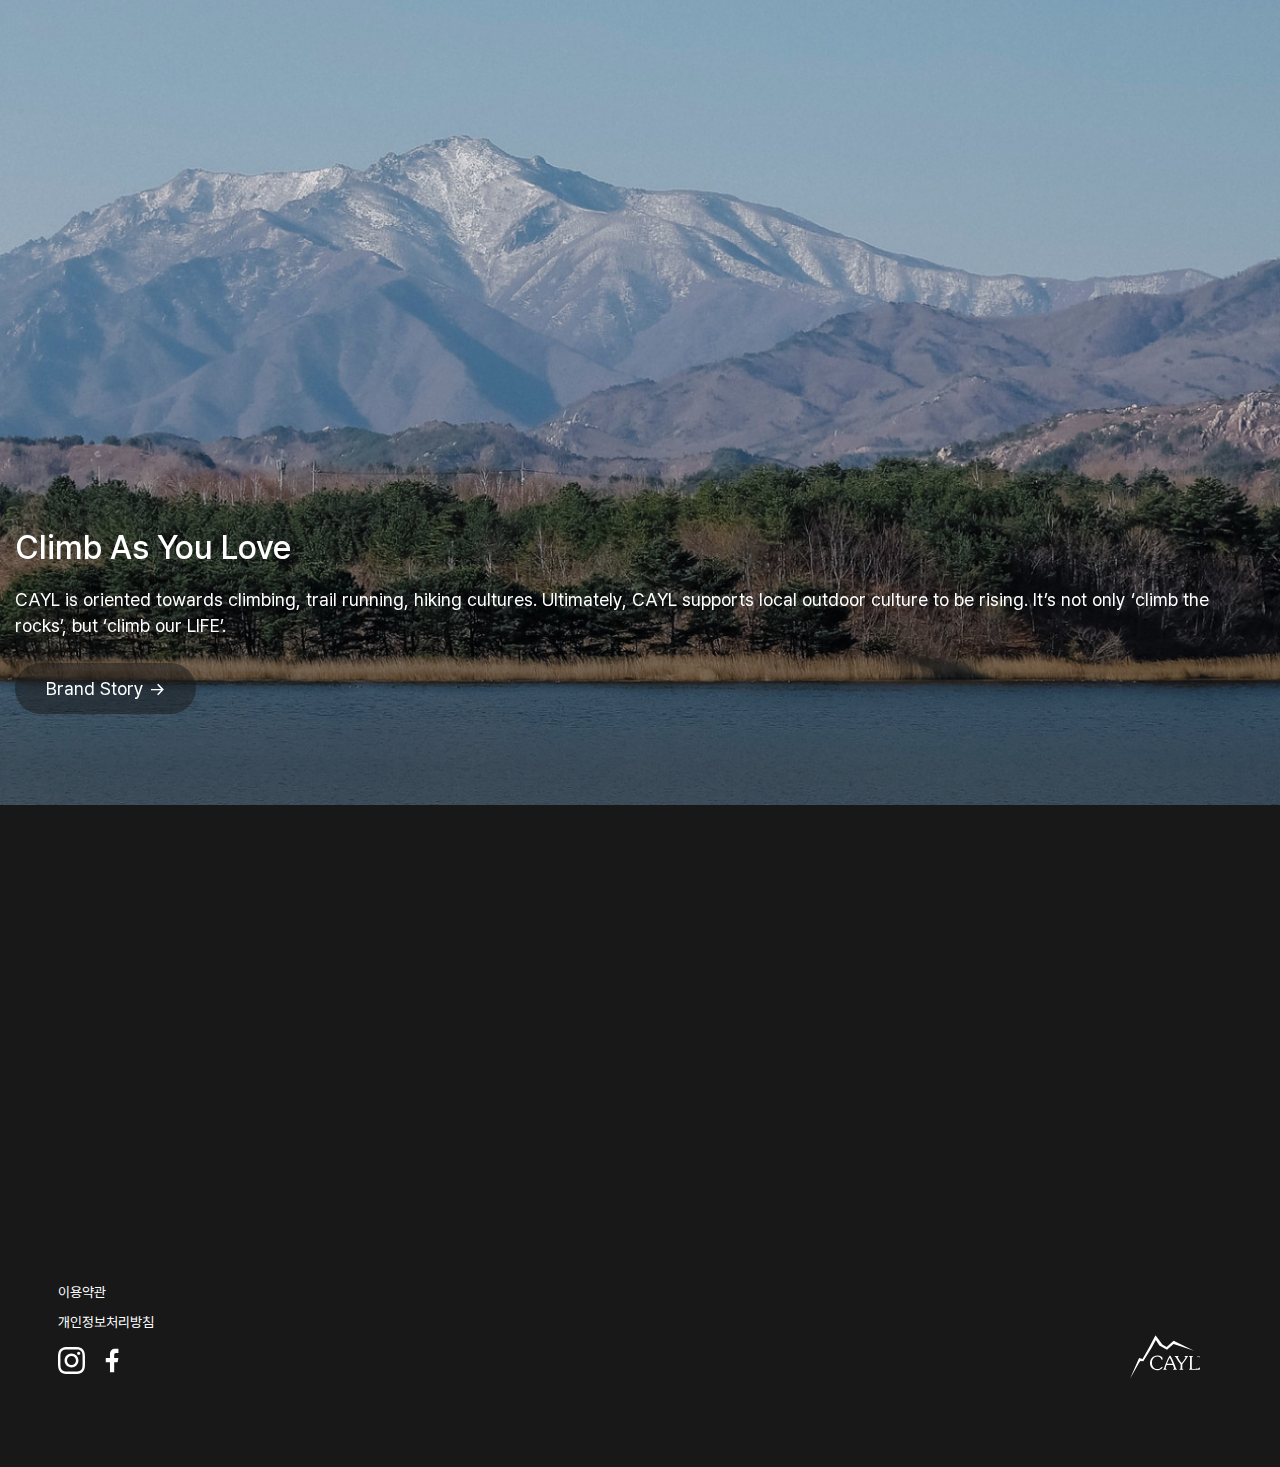
<file: project2/project2.html>
<!DOCTYPE html>
<html lang="ko">

<head>
  <meta charset="UTF-8">
  <meta name="viewport" content="width=device-width,initial-scale=1,minimum-scale=1,maximum-scale=1,user-scalable=no">
  <title>CAYL</title>

  <!-- favicon -->
  <link rel="icon" type="image/png" href="./images/favicon/favicon-96x96.png" sizes="96x96" />
  <link rel="icon" type="image/svg+xml" href="./images/favicon/favicon.svg" />
  <link rel="shortcut icon" href="./images/favicon/favicon.ico" />
  <link rel="apple-touch-icon" sizes="180x180" href="./images/favicon/apple-touch-icon.png" />
  <link rel="manifest" href="./images/favicon/site.webmanifest" />

  <!-- open graph -->
  <meta property="og:url" content="https://yunalee91.github.io/portfolio/project2/project2.html" />
  <meta property="og:title" content="CAYL" />
  <meta property="og:description" content="CAYL : Climb As You Love" />
  <meta property="og:site_name" content="CAYL" />
  <meta property="og:type" content="website" />
  <meta property="og:image" content="https://yunalee91.github.io/portfolio/images/mainLogo.svg" />

  <!-- style -->
  <!-- reset -->
  <link rel="stylesheet" href="../assets/styles/reset.css">
  <!-- 공통 global style -->
  <link rel="stylesheet" href="./assets/styles/common.css">
  <!-- layout : 현재페이지(index.html) style -->
  <link rel="stylesheet" href="./project2.css">
  <link rel="stylesheet" href="../assets/styles/aos.css">

  <!-- script -->
  <!-- swiper style -->
  <link rel="stylesheet" href="./assets/scripts/swiper-bundle.min.css">
  <script src="../assets/scripts/lottie.min.js"></script>
  <script src="../assets/scripts/jquery-3.7.1.min.js"></script>
  <script src="../assets/scripts/jquery-ui.min.js"></script>
  <script src="../assets/scripts/aos.js"></script>
</head>

<body>
  <!-- header -->
  <header>
    <h1 class="main_logo">
      <a href="#">메인로고</a>
    </h1>
    <div class="main_txt">
      <p class="intro_title_sm">The gift edit</p>
      <h3>Give the gift of movement</h3>
      <p>Cayl provides high-performance gear for<br>climbers, boulderers, hikers, and city explorers, based in Seoul.
      </p>
    </div>
    <div class="main_btn">
      <a href="#" class="btn">Shop now</a>
      <a href="#" class="btn">Explore the collection</a>
    </div>

    <nav class="header-nav">
      <!-- mobile menu -->
      <ul class="mobile-menu">
        <li><a href="#"><img src="./images/icon/search_ffff.svg" alt="serch 검색 아이콘"></a></li>
        <li><a href="#"><img src="./images/icon/shopping_bag_ffff.svg" alt="cart 장바구니 아이콘"></a></li>
        <li><a href="#"><img src="./images/icon/person_ffff.svg" alt="user 유저 아이콘"></a></li>
        <li><a href="#" id="hamburger-menu"><img src="./images/icon/menu_ffff.svg" alt="menu 햄버거메뉴 아이콘"></a></li>
      </ul>

      <!-- mobile-menu-category -->
      <div class="mobile-menu-category">
        <h3 class="main_logo">
          <a href="#">메인로고</a>
        </h3>
        <ul class="mobile-menu-catlist">
          <li><a href="#">Shop</a>
            <a href="#" class="plus-btn">+</a>
          </li>
          <li><a href="#">Activities</a>
            <a href="#" class="plus-btn">+</a>
          </li>
          <li><a href="#">Collection</a>
            <a href="#" class="plus-btn">+</a>
          </li>
          <li><a href="#">For Cayl</a>
            <a href="#" class="plus-btn">+</a>
          </li>
        </ul>
      </div>

      <!-- pc menu -->
      <div class="pc-menu-wrapper">
        <div class="pc-menu" id="navbar">
          <ul class="global-menu flex-container">
            <li><a href="#" id="shop-menu">Shop</a></li>
            <li><a href="#" id="activity-menu">Activities</a></li>
            <li><a href="#" id="collection-menu">Collection</a></li>
            <li><a href="#">For Cayl</a></li>
          </ul>
          <ul class="global-menu-icon">
            <li><a href="#"><img src="./images/icon/search_ffff.svg" alt="serch 검색 아이콘"></a></li>
            <li><a href="#"><img src="./images/icon/shopping_bag_ffff.svg" alt="cart 장바구니 아이콘"></a></li>
            <li><a href="#"><img src="./images/icon/person_ffff.svg" alt="user 유저 아이콘"></a></li>
          </ul>
        </div>

        <!-- pc menu - submenu -->
        <div class="submenu-container" id="submenu">
          <ul>
            <li><a href="#">ALL</a></li>
            <li><a href="#">New</a></li>
            <li><a href="#">Jacket</a></li>
            <li><a href="#">Top</a></li>
            <li><a href="#">Bottom</a></li>
            <li><a href="#">Bag</a></li>
            <li><a href="#">Acc</a></li>
            <li><a href="#">Select : The Lowest Mountain</a></li>
          </ul>
        </div>
        <div class="submenu-container" id="submenuActivities">
          <ul>
            <li><a href="#">Climbing</a></li>
            <li><a href="#">Bouldering</a></li>
            <li><a href="#">Hiking</a></li>
            <li><a href="#">Trail running</a></li>
            <li><a href="#">Camping</a></li>
            <li><a href="#">Travel</a></li>
          </ul>
        </div>
        <div class="submenu-container" id="submenuCollection">
          <ul>
            <li><a href="#">2024 FW</a></li>
            <li><a href="#">2024 SS</a></li>
            <li><a href="#">2023 FW</a></li>
            <li><a href="#">2023 SS</a></li>
            <li><a href="#">2022 FW</a></li>
            <li><a href="#">2022 SS</a></li>
            <li><a href="#">2021 FW</a></li>
            <li><a href="#">2021 SS</a></li>
          </ul>
        </div>
      </div>

    </nav>
  </header>




  <!-- sec2_Shop by category -->
  <section class="category padding-sm" data-aos="fade-up">
    <h2 class="title">Shop by category</h2>

    <!-- category-Swiper -->
    <div class="category-swiper swiper">
      <ul class="category-wrapper swiper-wrapper">
        <li class="category-list swiper-slide transit">
          <div class="category-bg"></div>
          <p>Apparel</p><a href="#" class="circle-button"></a>
        </li>
        <li class="category-list swiper-slide transit">
          <div class="category-bg"></div>
          <p>Shoes</p>
          <a href="#" class="circle-button"></a>
        </li>
        <li class="category-list swiper-slide transit">
          <div class="category-bg"></div>
          <p>Accessories</p><a href="#" class="circle-button"></a>
        </li>
      </ul>
      <!-- Swiper Pagination -->
      <div class="category-pagination"></div>
    </div>

    <!-- Lookbook Swiper -->
    <div class="lookbook-swiper swiper" data-aos="fade-left">
      <ul class="lookbook-list swiper-wrapper">
        <li class="swiper-slide transit">
          <div class="lookbook-bg"></div>
          <p>Lookbook 01</p><a href="#" class="circle-button"></a>
        </li>
        <li class="swiper-slide transit">
          <div class="lookbook-bg"></div>
          <p>Lookbook 02</p><a href="#" class="circle-button"></a>
        </li>
        <li class="swiper-slide transit">
          <div class="lookbook-bg"></div>
          <p>Lookbook 03</p><a href="#" class="circle-button"></a>
        </li>
        <li class="swiper-slide transit">
          <div class="lookbook-bg"></div>
          <p>Lookbook 04</p><a href="#" class="circle-button"></a>
        </li>
        <li class="swiper-slide transit">
          <div class="lookbook-bg"></div>
          <p>Lookbook 05</p><a href="#" class="circle-button"></a>
        </li>
        <li class="swiper-slide transit">
          <div class="lookbook-bg"></div>
          <p>Lookbook 06</p><a href="#" class="circle-button"></a>
        </li>
        <li class="swiper-slide transit">
          <div class="lookbook-bg"></div>
          <p>Lookbook 07</p><a href="#" class="circle-button"></a>
        </li>
      </ul>
      <!-- Swiper Pagination -->
      <div class="lookbook-pagination"></div>
    </div>
  </section>





  <!-- sec3_New Arrival -->
  <section class="products padding-sm" data-aos="fade-up">
    <h2 class="title">New Arrival</h2>

    <!-- products-Swiper -->
    <div class="products-swiper swiper">
      <ul class="products-list swiper-wrapper">
        <li class="products-box swiper-slide transit"><a href="#">
            <img src="./images/sec3/sec301.png" alt="프리마로프트 아노락 후디 자켓">
            <div class="products-txt">
              <p class="label">NEW</p>
              <p>Primaloft Anorak Hoody Jacket</p>
              <p class="price">₩329,000</p>
              <ul class="color-box">
                <li>col1</li>
                <li>col2</li>
              </ul>
            </div>
          </a></li>
        <li class="products-box swiper-slide transit"><a href="#">
            <img src="./images/sec3/sec302.png" alt="운문 45L 배낭">
            <div class="products-txt">
              <p class="label">NEW</p>
              <p>UNMUN _운문<br>(Cayl Grid) 45L</p>
              <p class="price">₩298,000</p>
              <ul class="color-box">
                <li>col1</li>
                <li>col2</li>
              </ul>
            </div>
          </a></li>
        <li class="products-box swiper-slide transit"><a href="#">
            <img src="./images/sec3/sec303.png" alt="상품이미지3_Double Layer Glove 장갑">
            <div class="products-txt">
              <p class="label">NEW</p>
              <p>Limber Stretch Shirts</p>
              <p class="price">₩148,000</p>
              <ul class="color-box">
                <li>col1</li>
                <li>col2</li>
              </ul>
            </div>
          </a></li>
        <li class="products-box swiper-slide transit"><a href="#">
            <img src="./images/sec3/sec304.png" alt="더블레이어 플리스 글로브">
            <div class="products-txt">
              <p class="label">NEW</p>
              <p>Double Layer Glove</p>
              <p class="price">₩75,000</p>
              <ul class="color-box">
                <li>col1</li>
                <li>col2</li>
              </ul>
            </div>
          </a></li>
      </ul>
      <!-- Swiper Pagination -->
      <div class="products-pagination"></div>
    </div>
  </section>





  <!-- sec4_Launch Calendar -->
  <section class="launch padding-sm" data-aos="fade-up">
    <h2 class="title">Launch Calendar</h2>
    <div class="launch-wrapper">
      <ul class="launch-categories flex-container">
        <li><a href="#">History</a>
        <li><a href="#">In Stock</a></li>
        <li><a href="#">Coming</a></li>
      </ul>

      <div class="launch-swiper swiper">
        <ul class="launch-list swiper-wrapper">
          <li class="launch-box swiper-slide"><a href="#">
              <img src="./images/sec4/sec401.png" alt="뉴발란스 콜라보 1906R 슈즈">
              <div class="launch-txt-box">
                <p>11/30 오전 10:00 출시 예정</p>
                <p>CAYL & New balance<br>Collaboration 1906R</p>
              </div>
            </a></li>
          <li class="launch-box swiper-slide"><a href="#">
              <img src="./images/sec4/sec402.png" alt="설악 7 울트라 사코슈백">
              <div class="launch-txt-box">
                <p>12/10 오전 10:00 출시 예정</p>
                <p>CAYL Seorak 7 Ultra Sacoshe<br>설악 7 울트라 사코슈백</p>
              </div>
            </a></li>
          <li class="launch-box swiper-slide"><a href="#">
              <img src="./images/sec4/sec403.png" alt="EQ 하이커캡">
              <div class="launch-txt-box">
                <p>12/26 오전 18:00 재입고 예정</p>
                <p>CAYL EQ Hiker Cap<br>Pertex Equilibrium</p>
              </div>
            </a></li>
          <li class="launch-box swiper-slide"><a href="#">
              <img src="./images/sec4/sec404.png" alt="다운자켓">
              <div class="launch-txt-box">
                <p>12/30 오전 10:00 출시 예정</p>
                <p>CAYL Heavy Down<br>Goose Down 95:5 900+FP</p>
              </div>
            </a></li>
        </ul>
        <!-- Swiper Pagination -->
        <div class="launch-pagination"></div>
      </div>
    </div>
  </section>





  <!-- sec5_Recommendation -->
  <section class="recommend padding-sm" data-aos="fade-up">
    <h2 class="title">Recommendation</h2>
    <!-- recommend-Swiper -->
    <div class="recommend-swiper swiper">
      <ul class="recommend-list swiper-wrapper">
        <li class="swiper-slide transit">
          <p>A beginner’s guide<br>to trail running</p>
          <a href="#" class="circle-button"></a>
        </li>
        <li class="swiper-slide transit">
          <p>Cayl 2024 AW Collection:<br>Our Comfortable Mountain</p>
          <a href="#" class="circle-button"></a>
        </li>
        <li class="swiper-slide transit">
          <p>Your first backpacking:<br>What to expect</p>
          <a href="#" class="circle-button"></a>
        </li>
        <li class="swiper-slide transit">
          <p>Cayl Bags Collection:<br>Urban city life wear</p>
          <a href="#" class="circle-button"></a>
        </li>
      </ul>

      <!-- swiper-pagination -->
      <div class="recommend-pagination"></div>
    </div>
  </section>


  <!-- sec6_Brand story -->
  <section class="brand_story">
    <div class="brandstory-wrapper">
      <div class="brandstory-wrapper-left">
        <div class="brand_stoty_txt">
          <h2>Climb As You Love</h2>
          <p>CAYL is oriented towards climbing, trail running, hiking cultures. Ultimately, CAYL supports local outdoor
            culture to be rising. It’s not only ‘climb the rocks’, but ‘climb our LIFE’.</p>
          <a href="#" class="btn_two">Brand Story →</a>
        </div>
      </div>
      <div class="brandstoty_right-bg"></div>
    </div>


    <!-- Brand story-Swiper -->
    <div class="brandstory-swiper swiper" data-aos="fade-left">
      <ul class="brandstory-center swiper-wrapper">
        <li class="swiper-slide transit">
          <a href="#">
            <img src="./images/sec6/sec601.png" alt="브랜드 스토리 이미지1">
            <p>POP-UP STORE<br>
              at beauty&youth Marunouchi</p>
          </a>
        </li>

        <li class="swiper-slide transit">
          <a href="#">
            <img src="./images/sec6/sec602.png" alt="브랜드 스토리 이미지2">
            <p>1LDK POP-UP STORE<br>
              Tokyo nakameguro</p>
          </a>
        </li>

        <li class="swiper-slide transit">
          <a href="#">
            <img src="./images/sec6/sec603.png" alt="브랜드 스토리 이미지3">
            <p>CAYL x USAGE</p>
          </a>
        </li>
      </ul>


    </div>
  </section>






  <footer class="footer">
    <div class="footer-box" data-aos="fade-up">
      <a href="#">
        <h2>Sign up now</h2>
      </a>
      <p>Stay in the loop, with exclusive offers and product previews.</p>
    </div>

    <div class="footer-box" data-aos="fade-up">
      <h3>About</h3>
      <div class="footer-link-box flex-container">
        <a href="#">Who We Are</a>
        <a href="#">Notice</a>
      </div>
    </div>

    <div class="footer-box" data-aos="fade-up">
      <h3>Sevice</h3>
      <div class="footer-link-box flex-container">
        <a href="#">Customer Care</a>
        <a href="#">FAQ</a>
        <a href="#">Stockist</a>
        <a href="#">Store Guide</a>
      </div>
    </div>

    <div class="footer-box" data-aos="fade-up">
      <h3>상호 : 케일</h3>
      <p>대표자명 : 김현정</p>
      <p>사업자등록번호 : 1171523630</p>
      <p>주소 : 서울특별시 양천구 공항대로 594 5층</p>
      <p>통신판매신고번호 : 제 2014-서울양천-0483호</p>
      <p>전화번호 : 070-4187-0446</p>
      <p>이메일 : cayl@cayl.co.kr</p>
      <p>입금계좌 : 우리은행 / 김현정 / 1002-937-090964</p>
    </div>

    <div class="footer-box">
      <div class="footer-link-box flex-container">
        <a href="#">이용약관</a>
        <a href="#">개인정보처리방침</a>
        <div class="footer-icon-box">
          <a href="#"><img src="./images/icon/Instagram-Logo_ffff.svg" alt="페이스북 아이콘"></a>
          <a href="#"><img src="./images/icon/Facebook-f_Logo-ffff.svg" alt="인스타그램 아이콘"></a>
        </div>
      </div>
    </div>

    <div class="main_logo">
      <a href="#">푸터로고</a>
    </div>
  </footer>



  <!-- 스크립트 -->
  <!-- Swiper JS -->
  <script src="./assets/scripts/swiper-bundle.min.js"></script>

  <!-- intro-nav-script -->
  <script src="./assets/styles/intro_swiper.js"></script>
  <!-- sec2-swiper-script -->
  <script src="./assets/styles/sec2_swiper.js"></script>
  <!-- sec3-swiper-script -->
  <script src="./assets/styles/sec3_swiper.js"></script>
  <!-- sec4-swiper-script -->
  <script src="./assets/styles/sec4_swiper.js"></script>
  <!-- sec5-swiper-script -->
  <script src="./assets/styles/sec5_swiper.js"></script>
  <!-- sec6-swiper-script -->
  <script src="./assets/styles/sec6_swiper.js"></script>

  <!-- AOS -->
  <script>
    AOS.init();
  </script>


</body>

</html>
</file>
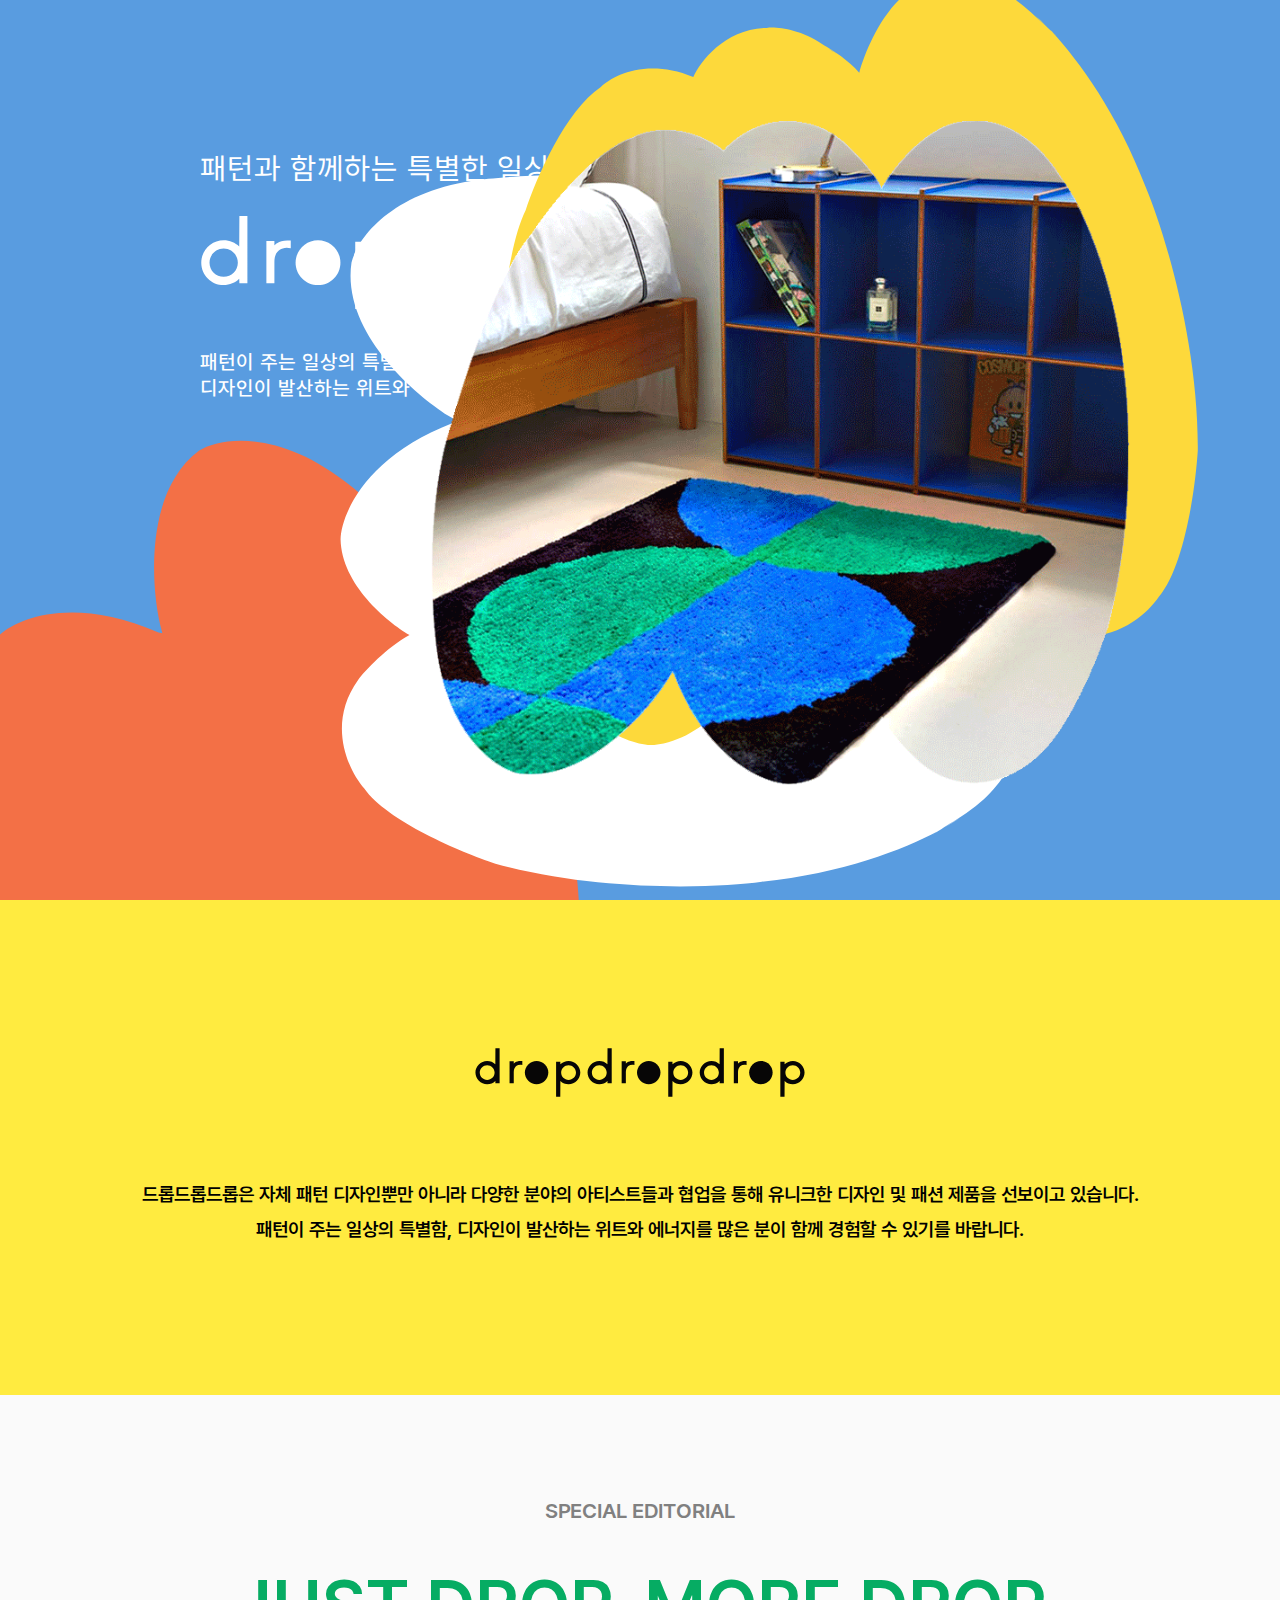
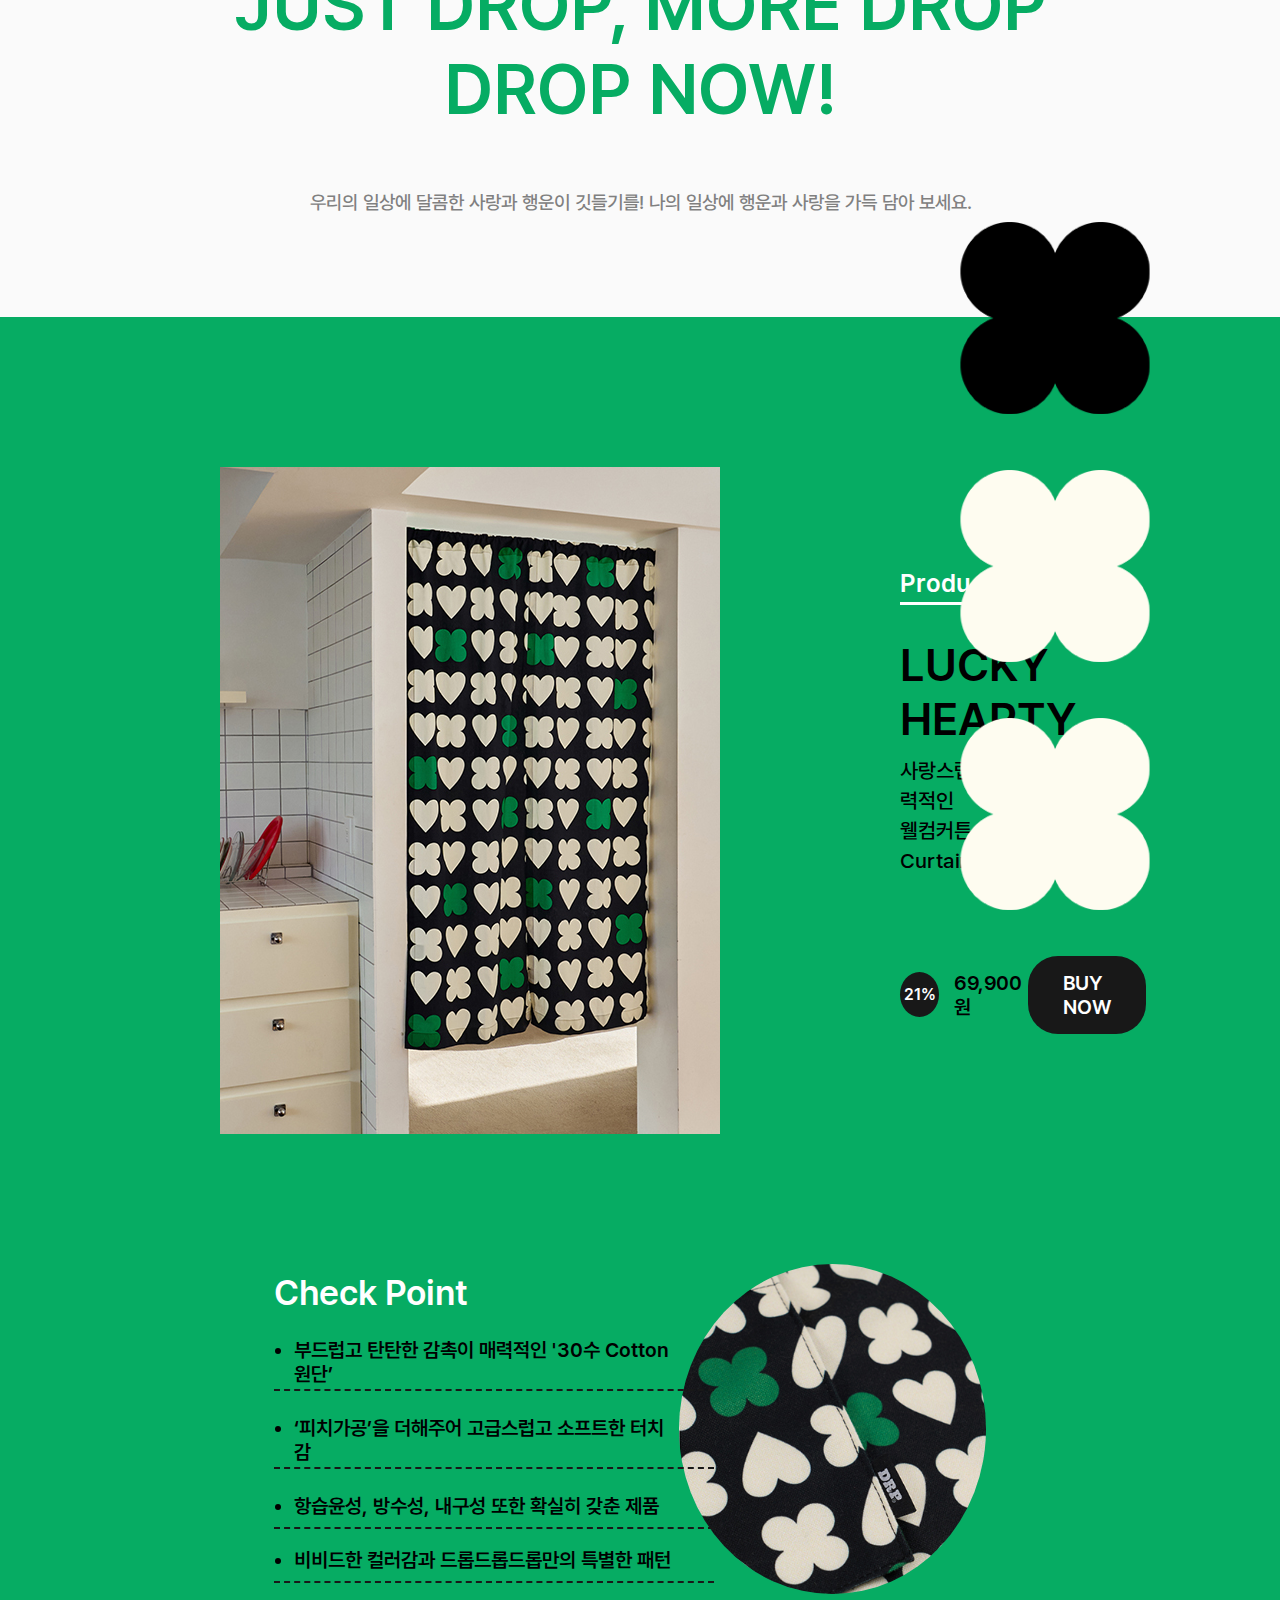
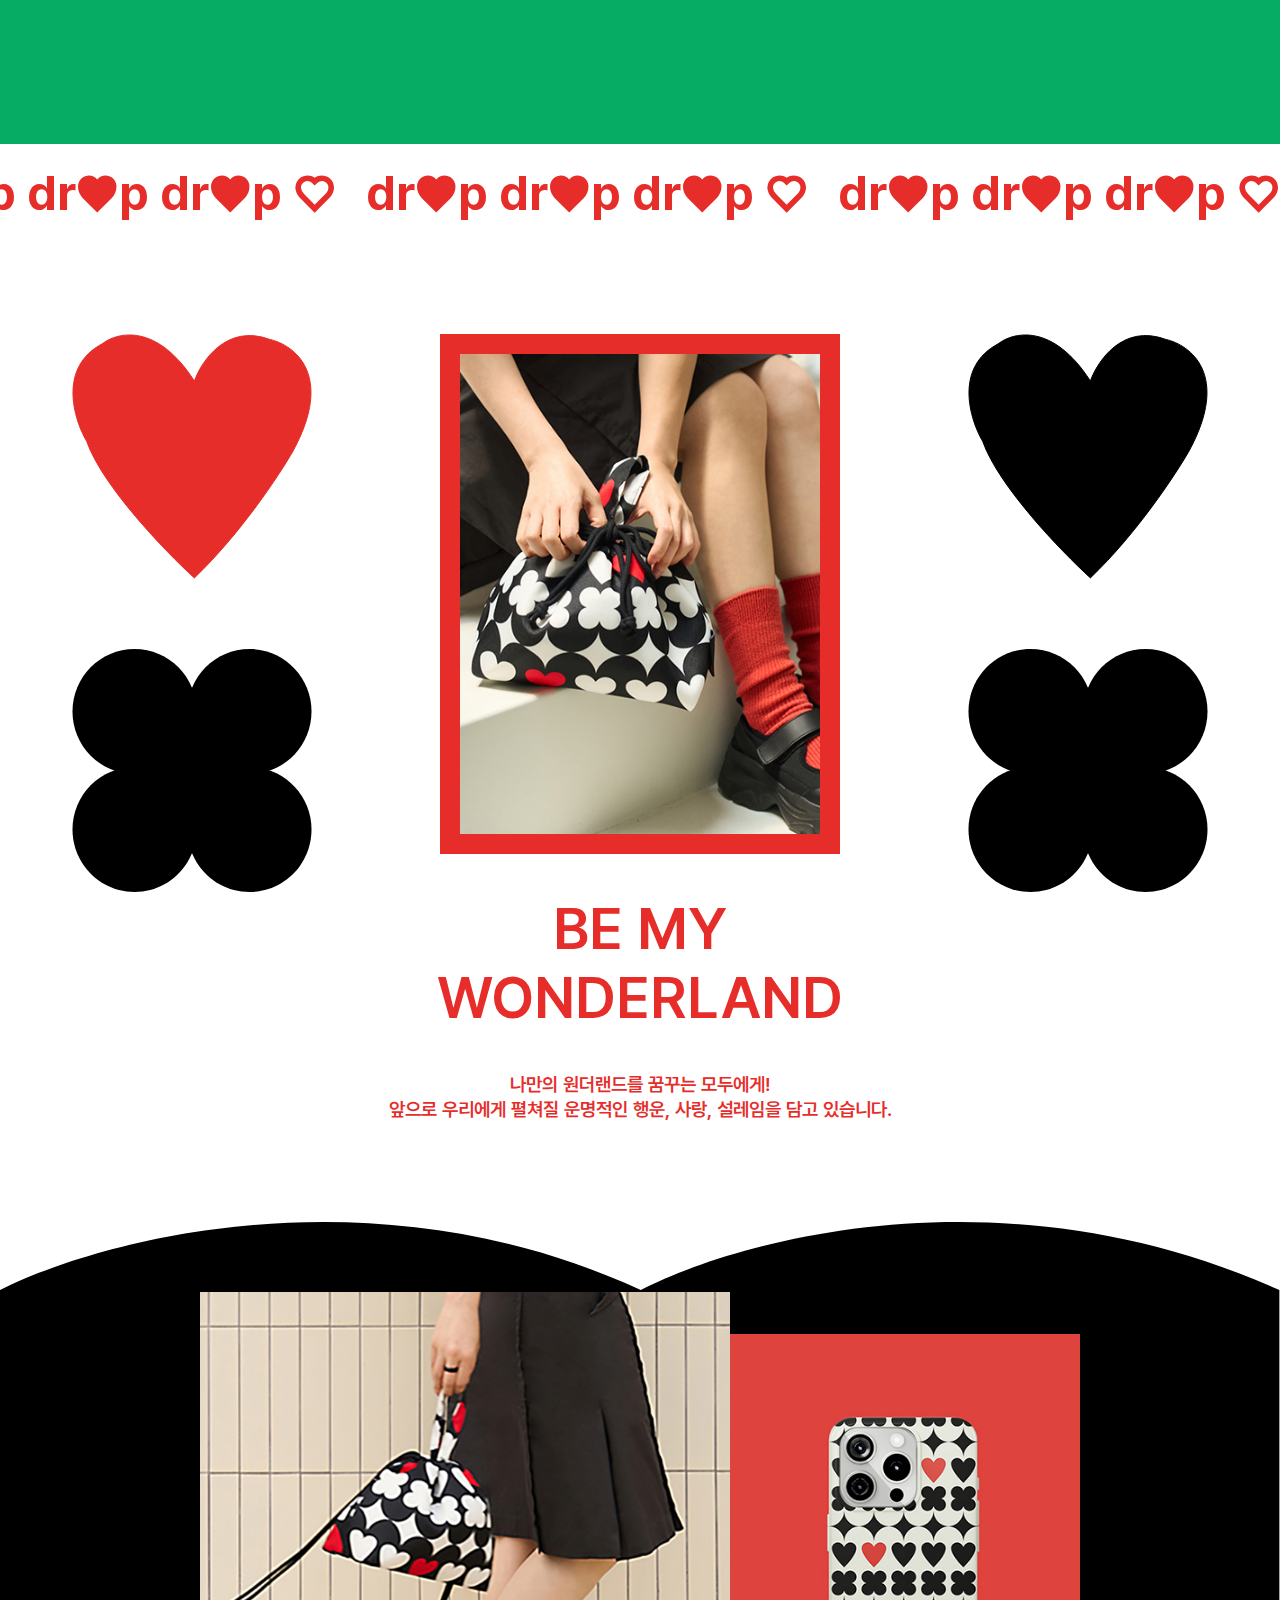
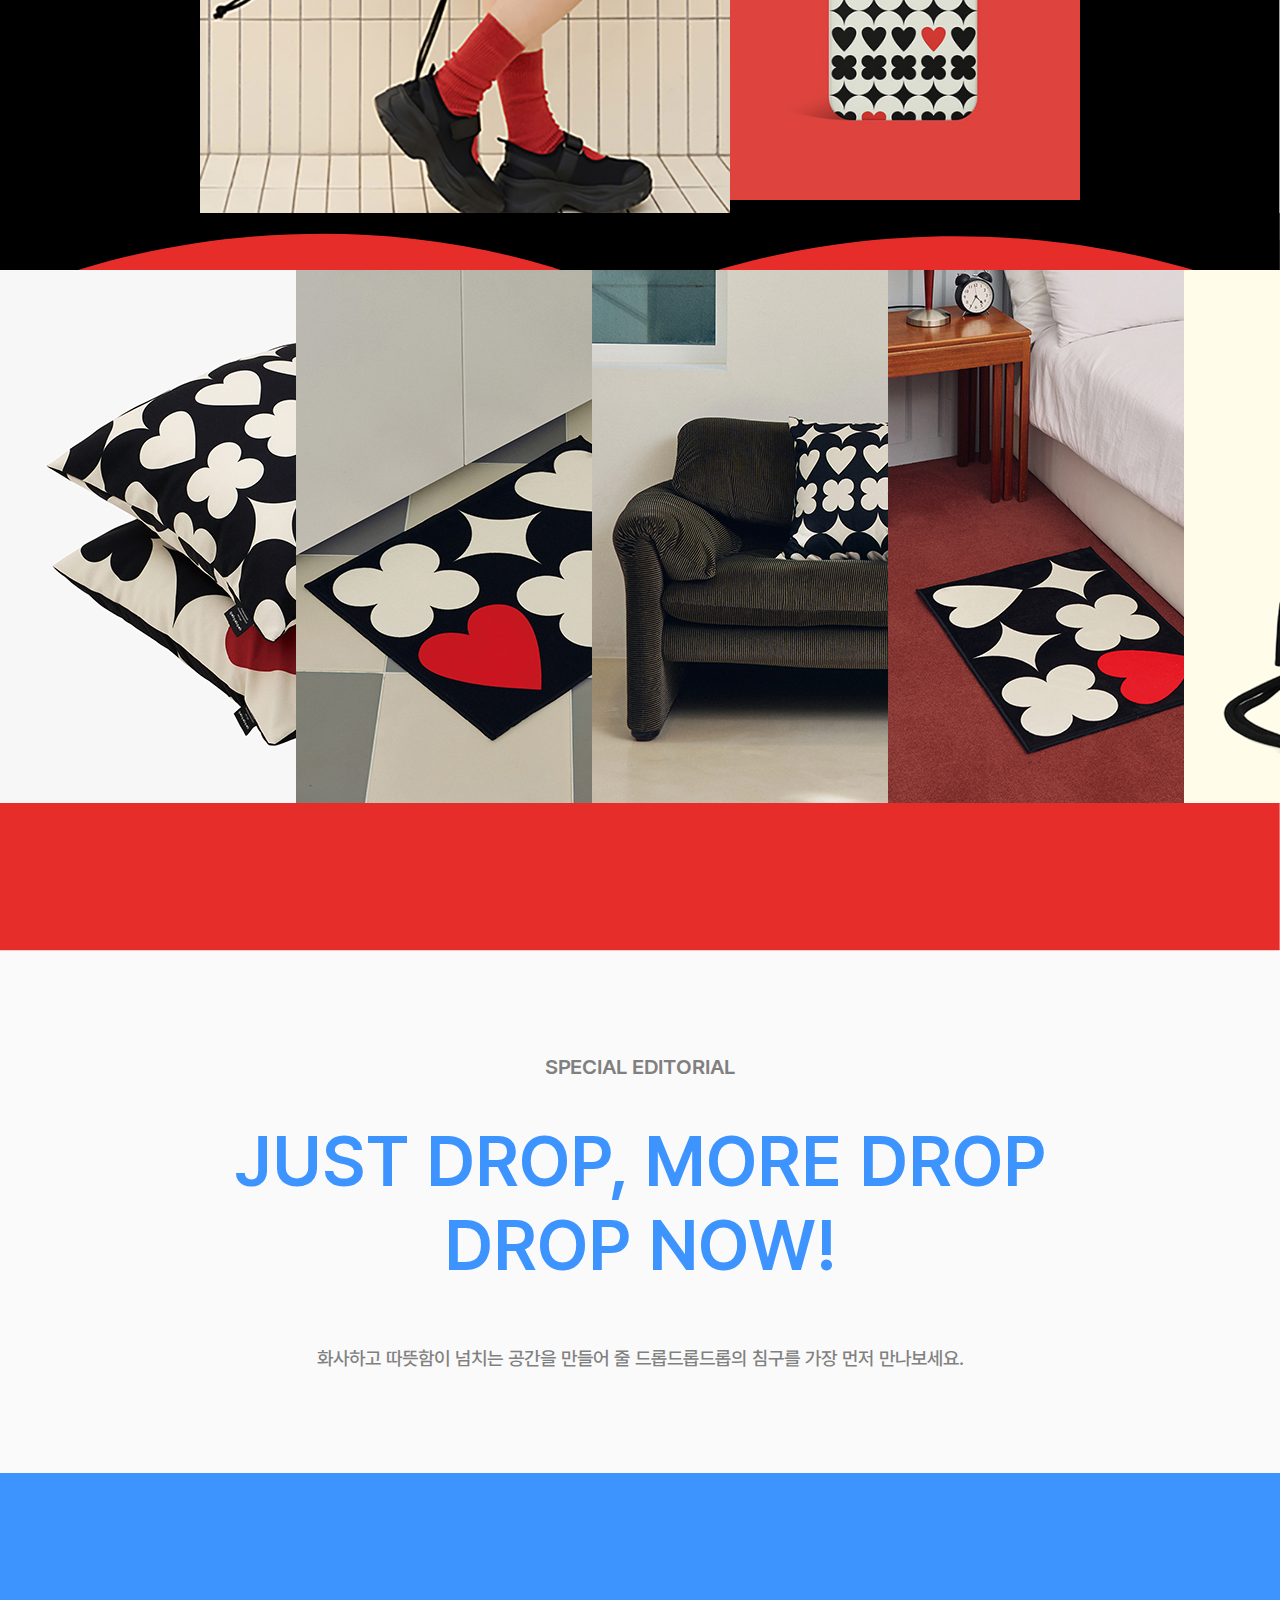
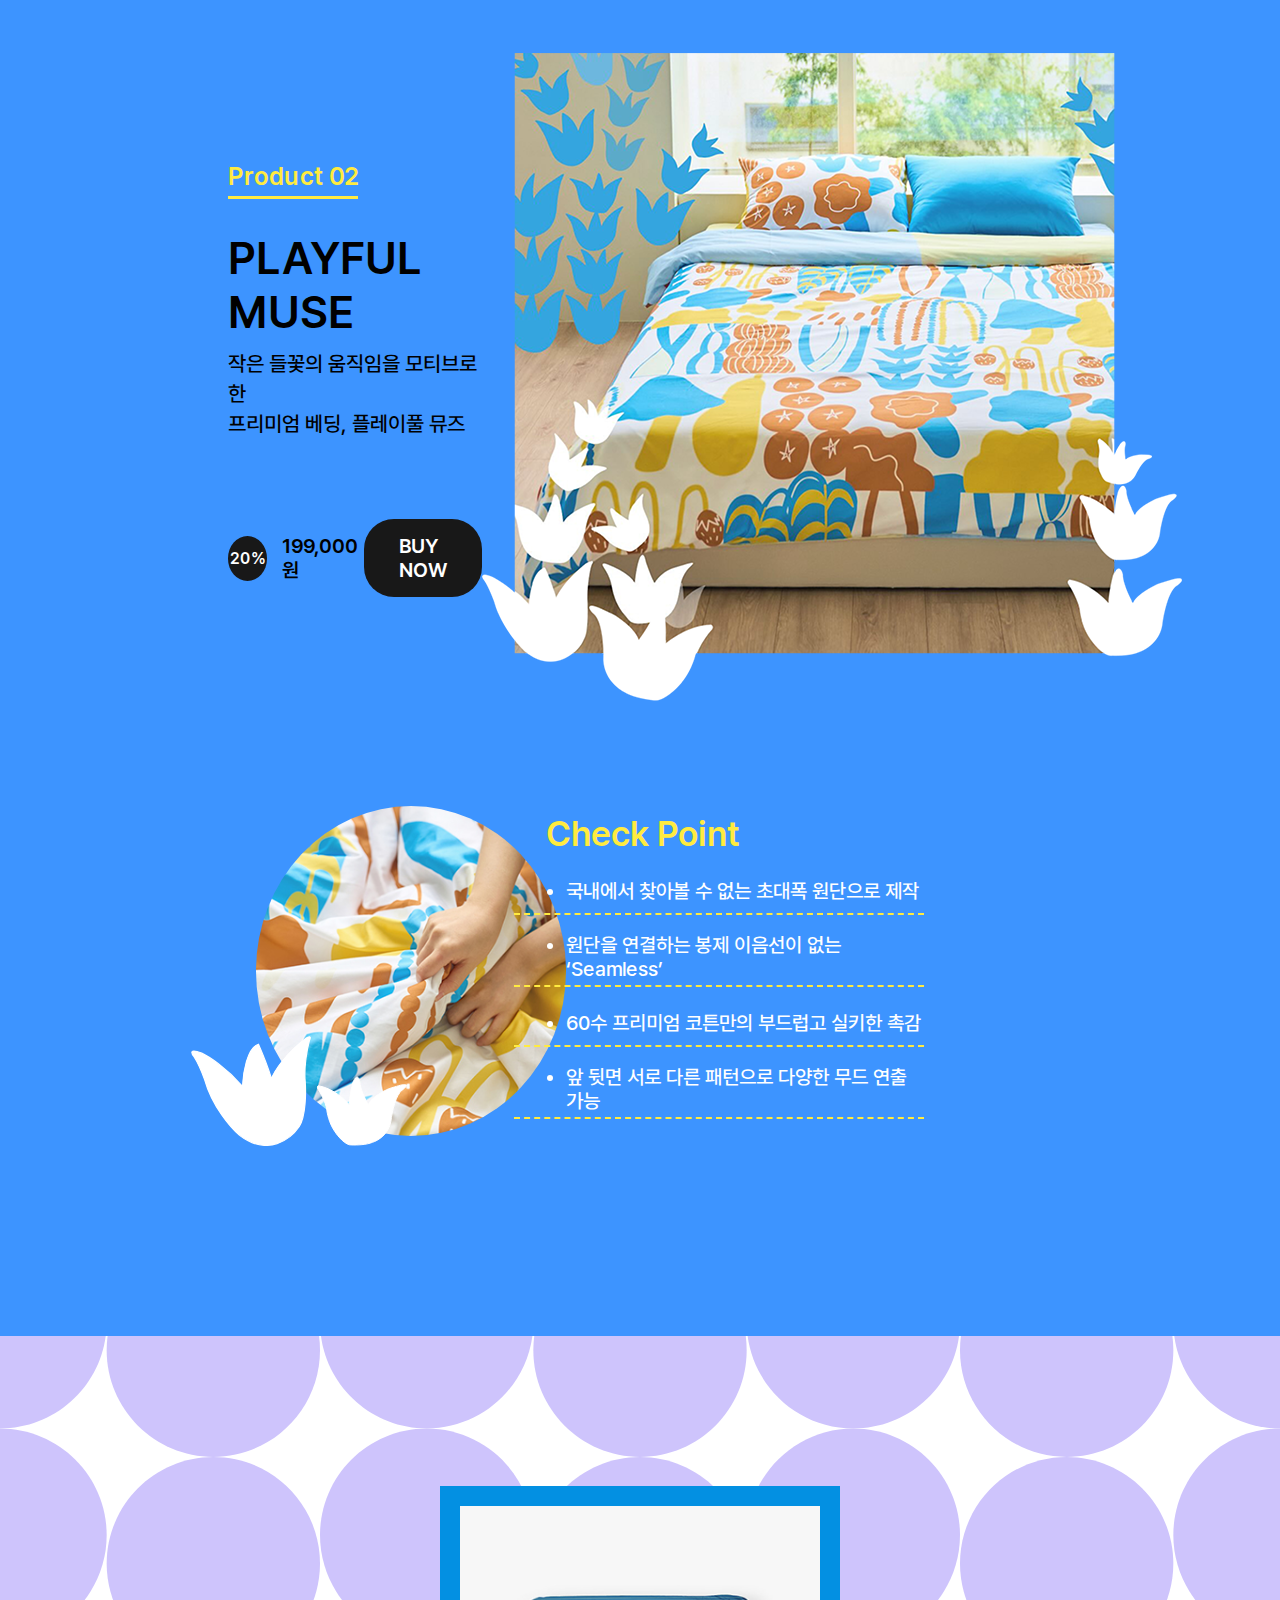
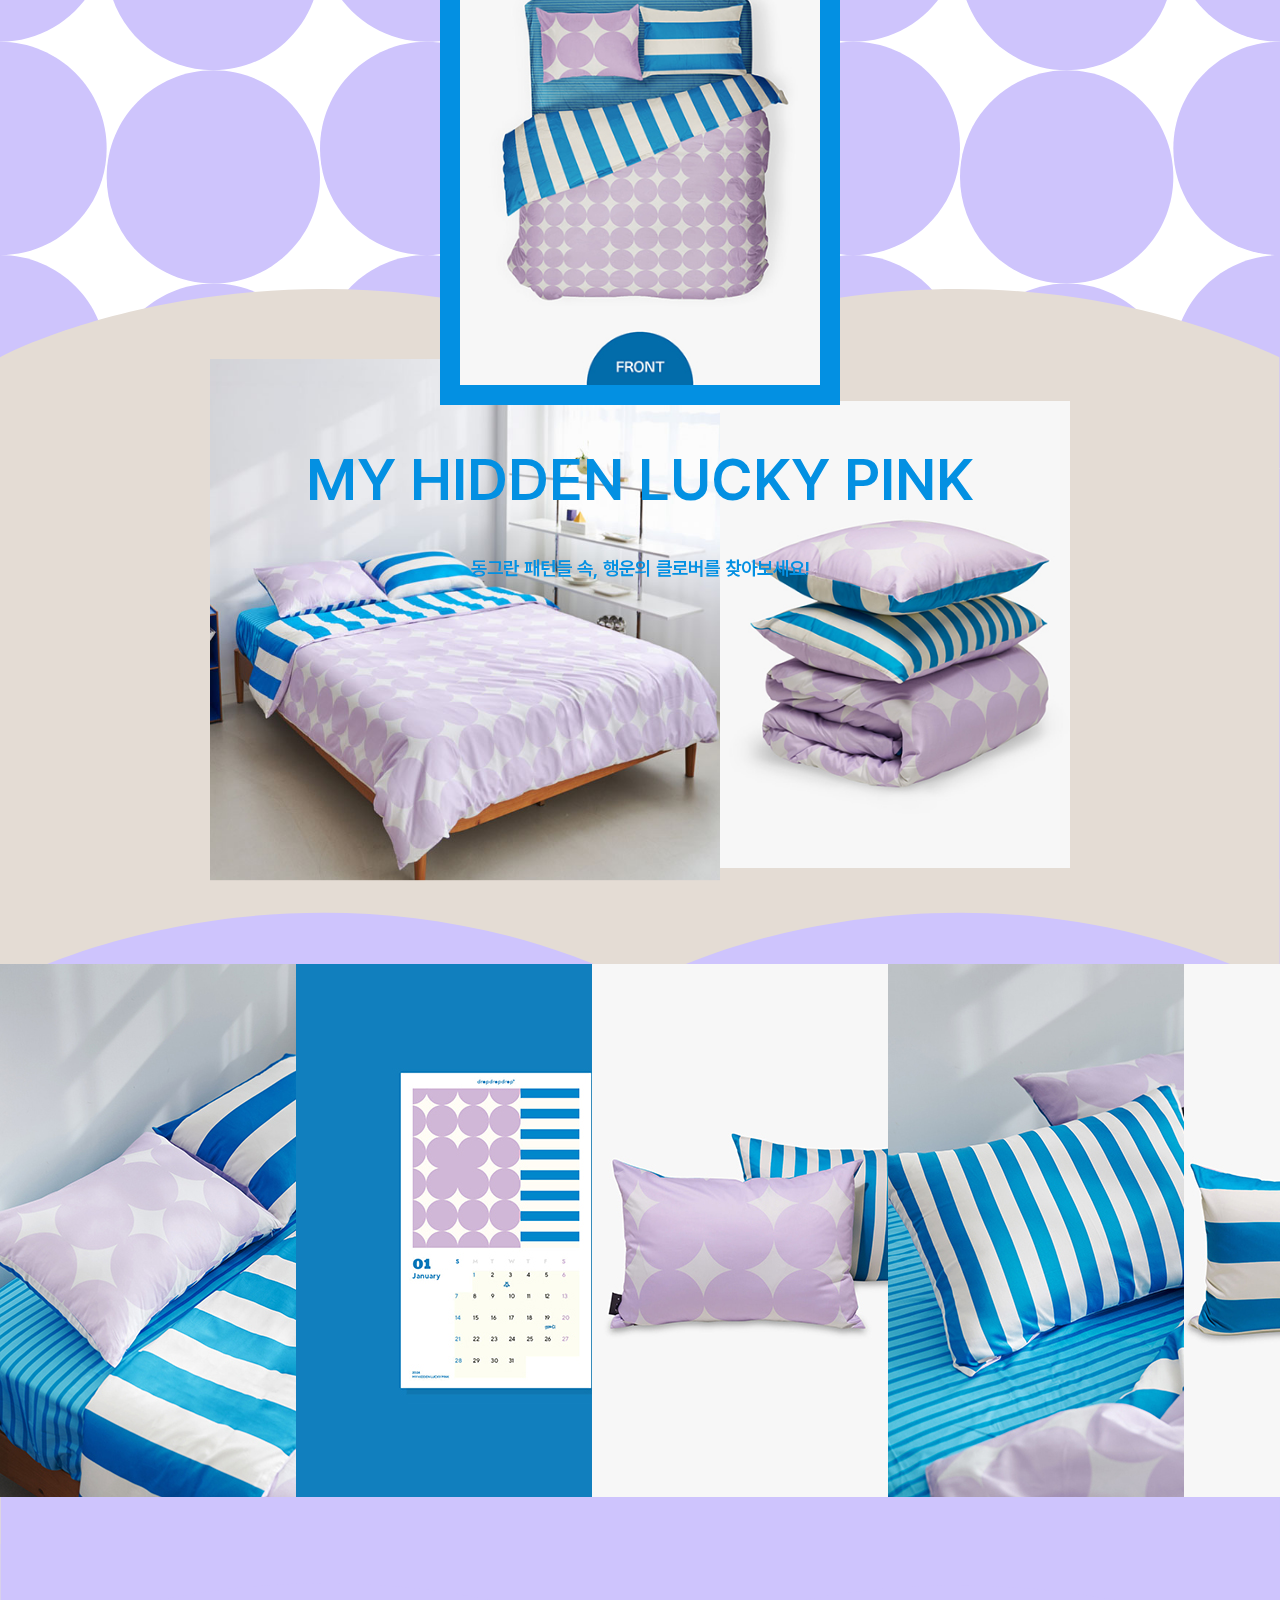
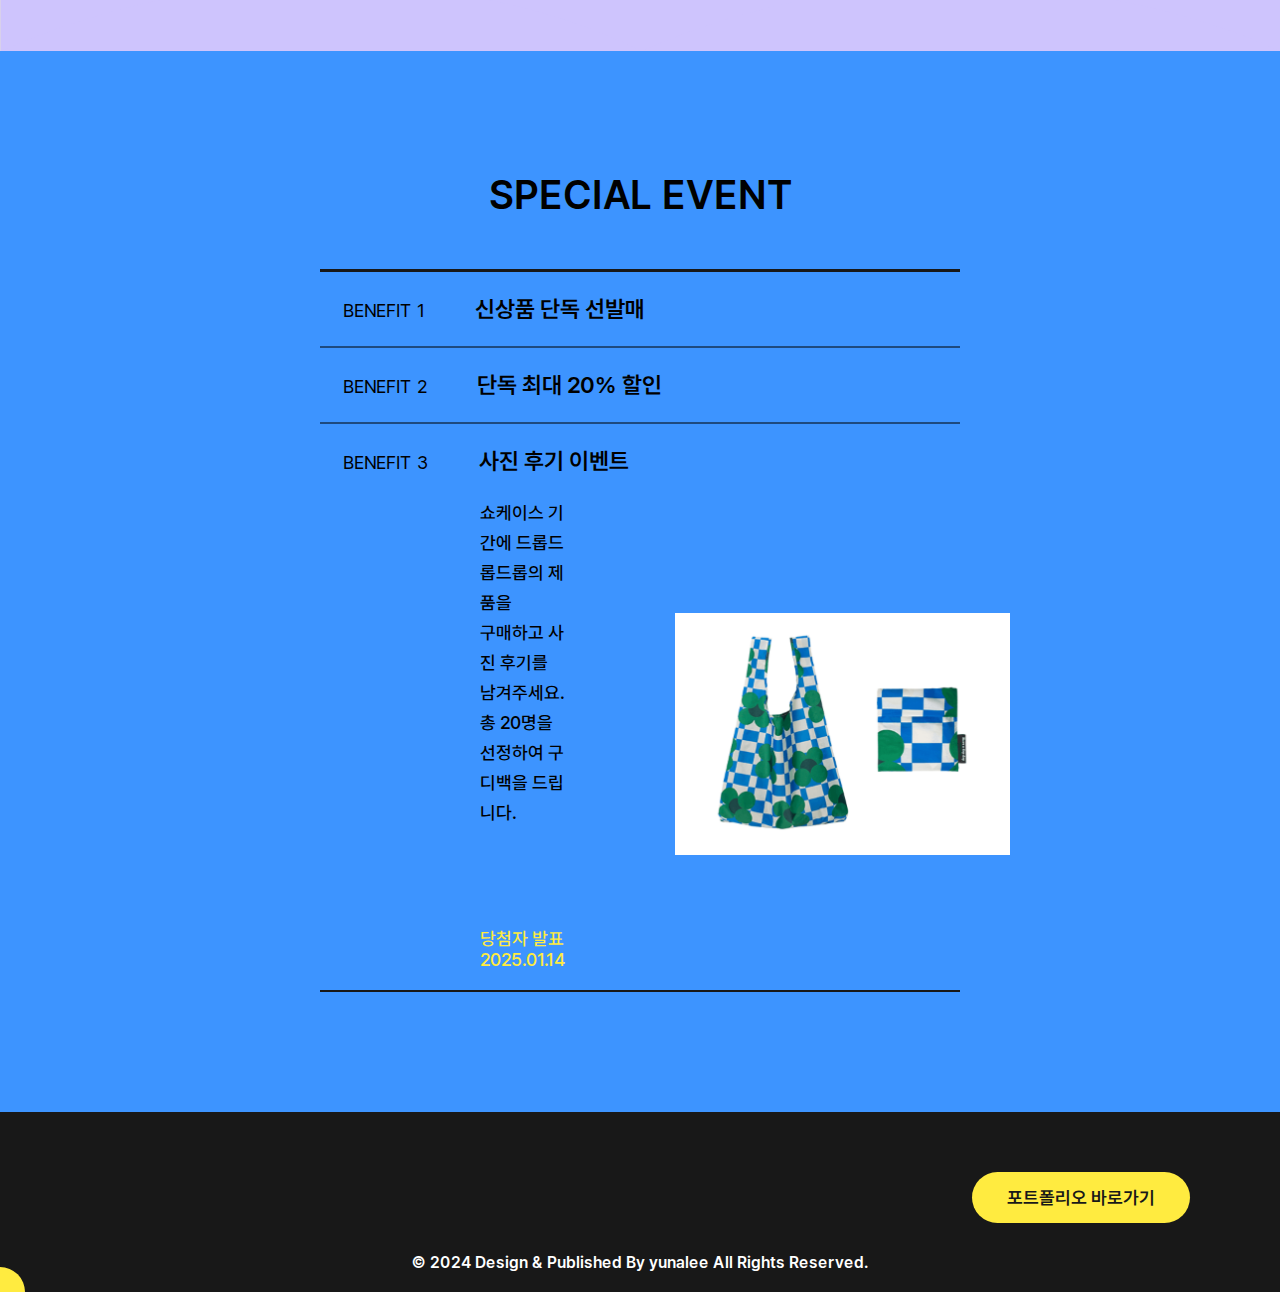
<file: project3/project3.html>
<!DOCTYPE html>
<html lang="ko">

<head>
  <meta charset="UTF-8">
  <meta name="viewport" content="width=device-width,initial-scale=1,minimum-scale=1,maximum-scale=1,user-scalable=no">
  <title>드롭드롭드롭_프로모션 페이지</title>
  <!-- favicon -->
  <link rel="icon" type="image/png" href="../images/favicon/favicon-96x96.png" sizes="96x96" />
  <link rel="icon" type="image/svg+xml" href="../images/favicon/favicon.svg" />
  <link rel="shortcut icon" href="../images/favicon/favicon.ico" />
  <link rel="apple-touch-icon" sizes="180x180" href="../images/favicon/apple-touch-icon.png" />
  <link rel="manifest" href="../images/favicon/site.webmanifest" />

  
  <!-- open graph -->
  <meta property="og:url" content="https://yunalee91.github.io/portfolio/project3/project3.html" />
  <meta property="og:title" content="드롭드롭드롭 dropdropdrop" />
  <meta property="og:site_name" content="드롭드롭드롭 dropdropdrop" />
  <meta property="og:type" content="website" />
  <meta property="og:image" content="./images/logo.svg" />

  <!-- style -->
  <!-- reset -->
  <link rel="stylesheet" href="../assets/styles/reset.css">
  <!-- 공통 global style -->
  <link rel="stylesheet" href="./assets/styles/common.css">
  <!-- layout : 현재페이지(index.html) style -->
  <link rel="stylesheet" href="./project3.css">


  <!-- script -->
  <script src="../assets/scripts/gsap.min.js"></script>


  <!-- swiper style -->
  <link rel="stylesheet" href="../assets/styles/swiper-bundle.min.css">
  <script src="../assets/scripts/lottie.min.js"></script>
  <script src="../assets/scripts/jquery-3.7.1.min.js"></script>
  <script src="../assets/scripts/jquery-ui.min.js"></script>

</head>

<body>
  <!-- sec1. intro -->
  <main class="intro">
    <div class="intro-txt-wrapper">
      <h2>패턴과 함께하는 특별한 일상</h2>
      <h1><img src="./images/logoW.svg" alt="메인로고_화이트" style="width: 630px;">
      </h1>
      <p>패턴이 주는 일상의 특별함,<br>디자인이 발산하는 위트와 에너지를 경험해 보세요.</p>
    </div>

    <div class="shape-wrapper">
      <img class="back" src="./images/intro/shape_double_yellow.svg" alt="오른쪽 상단 더블 패턴">
      <img class="front" src="./images/intro/intro.gif" alt="인트로 gif">
    </div>

    <div class="shape-bottom">
      <img src="./images/intro/shape-orange.svg" alt="왼쪽 하단 패턴">
    </div>
  </main>








  <!-- sec2. about  -->
  <section class="about-wrapper flex-container yellow-background">
    <div class="logo">
      <img src="./images/logo.svg" alt="로고_블랙" style="width: 330px;">
    </div>
    <p>드롭드롭드롭은 자체 패턴 디자인뿐만 아니라 다양한 분야의 아티스트들과 협업을 통해 유니크한 디자인 및 패션 제품을 선보이고 있습니다.</p>
    <p>패턴이 주는 일상의 특별함, 디자인이 발산하는 위트와 에너지를 많은 분이 함께 경험할 수 있기를 바랍니다.</p>
  </section>







  <!-- sec3. SPECIAL EDITORIAL 01 -->
  <section class="editorial-one flex-container">
    <p class="adi-subtitle">SPECIAL EDITORIAL</p>
    <h3 class="adi-title">JUST DROP, MORE DROP<br>DROP NOW!</h3>
    <p class="adi-desc">우리의 일상에 달콤한 사랑과 행운이 깃들기를! 나의 일상에 행운과 사랑을 가득 담아 보세요.
    </p>
  </section>








  <!-- sec4. product 01 (LUCKY HEARTY) -->
  <section class="products-one">
    <div class="products-wrapper flex-container">
      <div class="products-image">
        <img src="./images/sec4_green/sec401.jpg" alt="럭키하트 패턴 커튼 이미지">
      </div>

      <div class="products-txt-wrapper">
        <p class="pj-label">Product 01</p>
        <p class="pj-title">LUCKY HEARTY</p>
        <p class="pj-sub-title">사랑스럽고 귀여운 모양이 매력적인<br>
          웰컴커튼 (Welcome Curtain) !</p>

        <div class="price-box flex-container">
          <div class="price flex-container">
            <p class="price-circle">21%</p>
            <span>69,900원</span>
          </div>
          <a href="#" class="btn yellow-background">BUY NOW</a>
        </div>
      </div>
    </div>


    <div class="products-wrapper-bottom flex-container">
      <div class="products-check-point">
        <p class="products-label">Check Point</p>
        <ul>
          <li>부드럽고 탄탄한 감촉이 매력적인 '30수 Cotton원단’</li>
          <li>‘피치가공’을 더해주어 고급스럽고 소프트한 터치감</li>
          <li>항습윤성, 방수성, 내구성 또한 확실히 갖춘 제품</li>
          <li>비비드한 컬러감과 드롭드롭드롭만의 특별한 패턴 </li>
        </ul>
      </div>

      <div class="products-img-circle">
        <img src="./images/sec4_green/sec402.jpg" alt="럭키하트 원단 이미지">
      </div>
    </div>


    <div class="clover-container flex-container">
      <svg class="clover" xmlns="http://www.w3.org/2000/svg" xmlns:xlink="http://www.w3.org/1999/xlink" width="200" height="203" viewBox="0 0 200 203">
        <image width="190" height="192" xlink:href="[data-uri]"/>
      </svg>
      <svg class="clover" xmlns="http://www.w3.org/2000/svg" xmlns:xlink="http://www.w3.org/1999/xlink" width="200" height="203" viewBox="0 0 200 203">
        <image width="190" height="192" xlink:href="[data-uri]"/>
      </svg>
      <svg class="clover" xmlns="http://www.w3.org/2000/svg" xmlns:xlink="http://www.w3.org/1999/xlink" width="200" height="203" viewBox="0 0 200 203">
        <image width="190" height="192" xlink:href="[data-uri]"/>
      </svg>
    </div>
  </section>








  <!-- sec5. contents 01 (WONDERLAND) -->
  <section class="contents-wonderland">
    <div class="container">
      <div class="line-wrapper line1">
        <div class="text">
          <span>dr♥p dr♥p dr♥p ♡</span>
          <span>dr♥p dr♥p dr♥p ♡</span>
          <span>dr♥p dr♥p dr♥p ♡</span>
          <span>dr♥p dr♥p dr♥p ♡</span>
          <span>dr♥p dr♥p dr♥p ♡</span>
          <span>dr♥p dr♥p dr♥p ♡</span>
          <span>dr♥p dr♥p dr♥p ♡</span>
          <span>dr♥p dr♥p dr♥p ♡</span>
          <span>dr♥p dr♥p dr♥p ♡</span>
          <span>dr♥p dr♥p dr♥p ♡</span>
          <span>dr♥p dr♥p dr♥p ♡</span>
          <span>dr♥p dr♥p dr♥p ♡</span>
        </div>
      </div>
    </div>


    <div class="first-container grid-container">
      <div class="redlove-box flex-container">
        <svg class="love" width="240" height="245" viewBox="0 0 242 247" fill="none" xmlns="http://www.w3.org/2000/svg">
          <path
            d="M199.4 5.42864C156.2 -10.5714 130.733 26.762 123.4 47.4286C85.8001 -11.3712 45.7334 -2.07144 30.4 9.92839C-14 33.5284 1.56667 85.4284 14.9 108.428C30.9 153.628 93.9 218.928 123.4 245.928C169.8 201.528 209.067 142.095 222.9 117.928C264.5 41.5284 224.567 11.0952 199.4 5.42864Z"
            fill="#E62D2A" stroke="#E62D2A" />
        </svg>
        <svg class="bigclover" width="240" height="243" viewBox="0 0 241 245" fill="none"
          xmlns="http://www.w3.org/2000/svg">
          <path
            d="M241 63C241 97.7939 212.988 126 178.433 126C143.878 126 115.865 97.7939 115.865 63C115.865 28.2061 143.878 0 178.433 0C212.988 0 241 28.2061 241 63Z"
            fill="black" />
          <path
            d="M241 182C241 216.794 212.988 245 178.433 245C143.878 245 115.865 216.794 115.865 182C115.865 147.206 143.878 119 178.433 119C212.988 119 241 147.206 241 182Z"
            fill="black" />
          <path
            d="M125.135 182C125.135 216.794 97.1223 245 62.5673 245C28.0123 245 0 216.794 0 182C0 147.206 28.0123 119 62.5673 119C97.1223 119 125.135 147.206 125.135 182Z"
            fill="black" />
          <path
            d="M125.135 63C125.135 97.7939 97.1223 126 62.5673 126C28.0123 126 0 97.7939 0 63C0 28.2061 28.0123 0 62.5673 0C97.1223 0 125.135 28.2061 125.135 63Z"
            fill="black" />
          <path
            d="M180.75 123.667C180.75 158.461 152.738 186.667 118.183 186.667C83.6277 186.667 55.6154 158.461 55.6154 123.667C55.6154 88.8727 83.6277 60.6667 118.183 60.6667C152.738 60.6667 180.75 88.8727 180.75 123.667Z"
            fill="black" />
        </svg>
      </div>

      <div class="contents-first-box flex-container">
        <img src="./images/sec5_red/sec501.jpg" alt="원더랜드 딜리백 사진">
        <p class="contents-title">BE MY WONDERLAND</p>
        <p class="contents-desc">나만의 원더랜드를 꿈꾸는 모두에게!<br>
          앞으로 우리에게 펼쳐질 운명적인 행운, 사랑, 설레임을 담고 있습니다.</p>
      </div>


      <div class="bklove-box flex-container">
        <svg class="love" width="240" height="245" viewBox="0 0 242 247" fill="none" xmlns="http://www.w3.org/2000/svg">
          <path
            d="M199.4 5.42864C156.2 -10.5714 130.733 26.762 123.4 47.4286C85.8001 -11.3712 45.7334 -2.07144 30.4 9.92839C-14 33.5284 1.56667 85.4284 14.9 108.428C30.9 153.628 93.9 218.928 123.4 245.928C169.8 201.528 209.067 142.095 222.9 117.928C264.5 41.5284 224.567 11.0952 199.4 5.42864Z"
            fill="black" stroke="black" />
        </svg>
        <svg class="bigclover" width="240" height="243" viewBox="0 0 241 245" fill="none"
          xmlns="http://www.w3.org/2000/svg">
          <path
            d="M241 63C241 97.7939 212.988 126 178.433 126C143.878 126 115.865 97.7939 115.865 63C115.865 28.2061 143.878 0 178.433 0C212.988 0 241 28.2061 241 63Z"
            fill="black" />
          <path
            d="M241 182C241 216.794 212.988 245 178.433 245C143.878 245 115.865 216.794 115.865 182C115.865 147.206 143.878 119 178.433 119C212.988 119 241 147.206 241 182Z"
            fill="black" />
          <path
            d="M125.135 182C125.135 216.794 97.1223 245 62.5673 245C28.0123 245 0 216.794 0 182C0 147.206 28.0123 119 62.5673 119C97.1223 119 125.135 147.206 125.135 182Z"
            fill="black" />
          <path
            d="M125.135 63C125.135 97.7939 97.1223 126 62.5673 126C28.0123 126 0 97.7939 0 63C0 28.2061 28.0123 0 62.5673 0C97.1223 0 125.135 28.2061 125.135 63Z"
            fill="black" />
          <path
            d="M180.75 123.667C180.75 158.461 152.738 186.667 118.183 186.667C83.6277 186.667 55.6154 158.461 55.6154 123.667C55.6154 88.8727 83.6277 60.6667 118.183 60.6667C152.738 60.6667 180.75 88.8727 180.75 123.667Z"
            fill="black" />
        </svg>
      </div>
    </div>


    <div class="second-container">
      <svg viewBox="0 0 1921 1037" fill="none" xmlns="http://www.w3.org/2000/svg">
        <path d="M0 928H1920V1036H0V928Z" fill="black" />
        <path
          d="M961.696 102.187C560.432 -82.8838 153.372 25.0744 0 102.187V1036.21C421.059 863.406 816.572 964.209 961.696 1036.21C1362.96 869.273 1767.79 966.653 1920.05 1036.21V102.187C1509.15 -82.8838 1109.94 25.0744 961.696 102.187Z"
          fill="black" />
      </svg>

      <div class="second-img-wrapper flex-container">
        <div class="second-img-box">
        </div>
        <img src="./images/sec5_red/sec503.jpg" alt="원더랜드 폰 케이스 사진">
      </div>
    </div>



    <div class="third-container">
      <svg viewBox="0 0 1920 1107" fill="none" xmlns="http://www.w3.org/2000/svg">
        <rect width="1919.5" height="172" fill="black"/>
        <path d="M960 131.05C558.4 -50.1501 152.667 55.5499 0 131.05V1106.05H1919.5V131.05C1497.1 -43.35 1103.83 58.3832 960 131.05Z" fill="#E62D2A"/>
        </svg>


      <!-- Swiper 첫 번째 컨테이너 -->
      <div class="swiper-container first-swiper-container">
        <div class="swiper-wrapper">
          <div class="swiper-slide"><img src="./images/sec5_red/sec504.jpg" alt="빨간 의자 위의 쿠션 이미지"></div>
          <div class="swiper-slide"><img src="./images/sec5_red/sec505.jpg" alt="리버스 쿠션 2개 이미지"></div>
          <div class="swiper-slide"><img src="./images/sec5_red/sec506.jpg" alt="체크타일 위의 매트 이미지"></div>
          <div class="swiper-slide"><img src="./images/sec5_red/sec507.jpg" alt="쇼파 위의 쿠션 이미지"></div>
          <div class="swiper-slide"><img src="./images/sec5_red/sec508.jpg" alt="레드카펫 위의 매트 이미지"></div>
          <div class="swiper-slide"><img src="./images/sec5_red/sec509.jpg" alt="가방 이미지"></div>
        </div>
      </div>
    </div>
    </div>
  </section>








  <!-- sec6. SPECIAL EDITORIAL 02 -->
  <section class="editorial-two flex-container">
    <p class="adi-subtitle">SPECIAL EDITORIAL</p>
    <h3 class="adi-title">JUST DROP, MORE DROP<br>DROP NOW!</h3>
    <p class="adi-desc">화사하고 따뜻함이 넘치는 공간을 만들어 줄 드롭드롭드롭의 침구를 가장 먼저 만나보세요.</p>
  </section>








  <!-- sec7. product 02 (PLAYFUL MUSE) -->
  <section class="products-two">
    <div class="products-wrapper flex-container">
      <div class="products-txt-wrapper">
        <p class="pj-label">Product 02</p>
        <p class="pj-title">PLAYFUL MUSE</p>
        <p class="pj-sub-title">작은 들꽃의 움직임을 모티브로한<br>
          프리미엄 베딩, 플레이풀 뮤즈</p>

        <div class="price-box flex-container">
          <div class="price flex-container">
            <p class="price-circle">20%</p>
            <span>199,000원</span>
          </div>
          <a href="#" class="btn yellow-background">BUY NOW</a>
        </div>
      </div>

      <div class="products-image">
        <img src="./images/sec7_skyblue/sec7012.svg" alt="플레이풀 뮤즈 침구 이미지">
      </div>
    </div>



    <div class="products-wrapper-bottom flex-container">
      <div class="products-img-circle">
        <img src="./images/sec7_skyblue/sec702.jpg" alt="플레이풀 뮤즈 원단 이미지">

      </div>
      <!-- 튤립 -->
      <svg id="tulip" width="150" height="110" viewBox="0 0 102 93" fill="none" xmlns="http://www.w3.org/2000/svg">
        <path
          d="M100.331 3.99973C102.731 -0.800272 99.3308 0.666395 97.3308 1.99973C79.3308 15.5997 70.4975 30.3331 68.3308 35.9998C65.1308 25.5998 59.6641 12.3331 57.3308 6.99976C47.7308 9.39978 44.3308 31.6664 43.8308 42.4998C29.8308 26.4998 14.9975 17.1664 9.33084 14.4998C-1.46916 10.0998 0.497506 14.6664 2.83084 17.4998C6.43084 23.0998 10.3308 32.8331 11.8308 36.9998C18.2308 59.7998 34.1642 77.8331 41.3308 83.9998C65.3308 102.4 84.9975 86.6664 91.8308 76.4998C97.4308 67.2998 97.4975 47.3331 96.8308 38.4998C95.6308 25.6998 98.6642 10.1664 100.331 3.99973Z"
          fill="white" stroke="white" />
      </svg>
      <svg id="tulipmd" width="91" height="70" viewBox="0 0 91 70" fill="none" xmlns="http://www.w3.org/2000/svg">
        <path
          d="M2.26151 9.74705C16.1639 11.8614 28.7674 23.3139 33.3313 28.7759C33.3313 21.1643 35.7888 10.4518 37.0175 6.04698C40.8091 -2.83314 43.1612 1.99455 43.8634 5.5184C43.8634 12.2842 49.4805 23.8425 52.2891 28.7759C53.9742 22.8558 64.9276 16.4424 70.1937 13.9757C71.0363 13.1299 80.0237 10.4518 84.4121 9.21847C93.6804 7.10415 90.0292 11.1566 87.0451 13.4471C79.8833 17.2529 75.9864 36.176 74.9332 45.1618C72.8267 58.2706 61.768 64.7192 56.5019 66.305C51.0252 68.8422 40.5282 69.1241 35.9643 68.9479C29.645 69.7936 21.7459 60.1382 18.5863 55.2048C13.1096 47.1704 11.0383 37.057 10.6872 33.0045C9.42333 25.8158 4.54346 16.971 2.26151 13.4471C0.576367 11.3328 1.55937 10.0994 2.26151 9.74705Z"
          fill="white" stroke="white" />
      </svg>


      <div class="products-check-point">
        <p class="products-check-point">Check Point</p>
        <ul>
          <li>국내에서 찾아볼 수 없는 초대폭 원단으로 제작</li>
          <li>원단을 연결하는 봉제 이음선이 없는 ‘Seamless’</li>
          <li>60수 프리미엄 코튼만의 부드럽고 실키한 촉감</li>
          <li>앞 뒷면 서로 다른 패턴으로 다양한 무드 연출 가능</li>
        </ul>
      </div>
    </div>
  </section>








  <!-- sec8. contents 02 (HIDDEN LUCKY) -->
  <section class="contents-hiddenlucky">
    <div class="contents-first-box flex-container">
      <!-- lottie 컨테이너 -->
      <div id="ex2" class="style2">

        <div class="lottie-wrapper">
          <img src="./images/sec8_lavender/sec801.jpg" alt="히든 럭키 라벤더 침구 이미지">
          <p class="contents-title">MY HIDDEN LUCKY PINK</p>
          <p class="contents-desc">동그란 패턴들 속, 행운의 클로버를 찾아보세요!</p>
        </div>
      </div>

    </div>


    <div class="second-container">
      <svg viewBox="0 0 1921 1037" fill="none" xmlns="http://www.w3.org/2000/svg">
        <rect y="886" width="1920" height="150" fill="#E4DCD4" />
        <path
          d="M961.696 102.266C560.432 -82.8057 153.372 25.1525 0 102.266V1036.29C421.06 863.484 816.572 964.287 961.696 1036.29C1362.96 869.351 1767.79 966.731 1920.05 1036.29V102.266C1509.15 -82.8057 1109.94 25.1525 961.696 102.266Z"
          fill="#E4DCD4" />
      </svg>

      <div class="second-img-wrapper flex-container">
        <div class="second-img-box"></div>
        <img src="./images/sec8_lavender/sec803.jpg" alt="침구 접힌 이미지">
      </div>
    </div>


    <div class="lavender-container">
      <svg viewBox="0 0 1922 1158" fill="none" xmlns="http://www.w3.org/2000/svg">
        <rect y="0.285156" width="1920.05" height="1157.36" fill="#E4DCD4" />
        <rect x="1" y="997.154" width="1920" height="160.537" fill="#CEC4FD" />
        <path
          d="M962.696 158.366C561.432 -39.7061 154.372 75.8358 1 158.366V1158C422.06 973.057 817.572 1080.94 962.696 1158C1363.96 979.336 1768.79 1083.56 1921.05 1158V158.366C1510.15 -39.7061 1110.94 75.8358 962.696 158.366Z"
          fill="#CEC4FD" />
      </svg>



      <!-- Swiper 컨테이너 두 번째 -->
      <div class="swiper-container first-swiper-container">
        <div class="swiper-wrapper">
          <div class="swiper-slide"><img src="./images/sec8_lavender/sec804.jpg" alt="블루 스트라이프 침구이미지"></div>
          <div class="swiper-slide"><img src="./images/sec8_lavender/sec805.jpg" alt="필로우 연출 이미지"></div>
          <div class="swiper-slide"><img src="./images/sec8_lavender/sec806.jpg" alt="패턴 이미지"></div>
          <div class="swiper-slide"><img src="./images/sec8_lavender/sec807.jpg" alt="필로우 이미지"></div>
          <div class="swiper-slide"><img src="./images/sec8_lavender/sec809.jpg" alt="리버스 필로우 이미지"></div>
          <div class="swiper-slide"><img src="./images/sec8_lavender/sec808.jpg" alt="드로우스트링백 이미지"></div>
        </div>
      </div>








    </div>
  </section>







  <!-- sec9. event -->
  <section class="event">
    <p class="title">SPECIAL EVENT
    </p>

    <ul class="event-list">
      <li><span>BENEFIT 1</span>신상품 단독 선발매</li>
      <li><span>BENEFIT 2</span>단독 최대 20% 할인</li>
      <li><span>BENEFIT 3</span>사진 후기 이벤트</li>

    </ul>

    <div class="list-img flex-container">
      <div class="event-txt">
        <p>쇼케이스 기간에 드롭드롭드롭의 제품을<br>구매하고 사진 후기를 남겨주세요.<br>총 20명을 선정하여 구디백을 드립니다.</p>
        <p>당첨자 발표 2025.01.14</p>
      </div>
      <img src="./images/footer/event.PNG" alt="구디백 사은품 이미지">
    </div>
  </section>






  <!-- footer -->
  <footer>
    <a href="../index.html">포트폴리오 바로가기</a>
    <P>&copy; 2024 Design & Published By yunalee All Rights Reserved.</P>
  </footer>





  <!-- script -->
  <script src="./assets/scripts/gsap-style.js"></script>
  <script src="../assets/scripts/swiper-bundle.min.js"></script>
  <script src="./assets/scripts/swiper_style.js"></script>
  <script src="./assets/scripts/lottie-style.js"></script>


  <!-- 마우스 커서 -->
  <script>
    const cursor = document.createElement("div");
    cursor.classList.add("custom-cursor");
    document.body.appendChild(cursor);

    // 마우스 움직임에 따라 커서 위치 설정
    document.addEventListener("mousemove", (e) => {
      cursor.style.left = `${e.clientX}px`;
      cursor.style.top = `${e.clientY}px`;
    });

    // 노란 배경을 가진 요소에 대한 이벤트 처리
    const yellowBackgroundElements = document.querySelectorAll('.yellow-background');
    yellowBackgroundElements.forEach(elem => {
      elem.addEventListener('mouseenter', () => cursor.classList.add('black-cursor'));
      elem.addEventListener('mouseleave', () => cursor.classList.remove('black-cursor'));
    });

  </script>

</body>

</html>
</file>
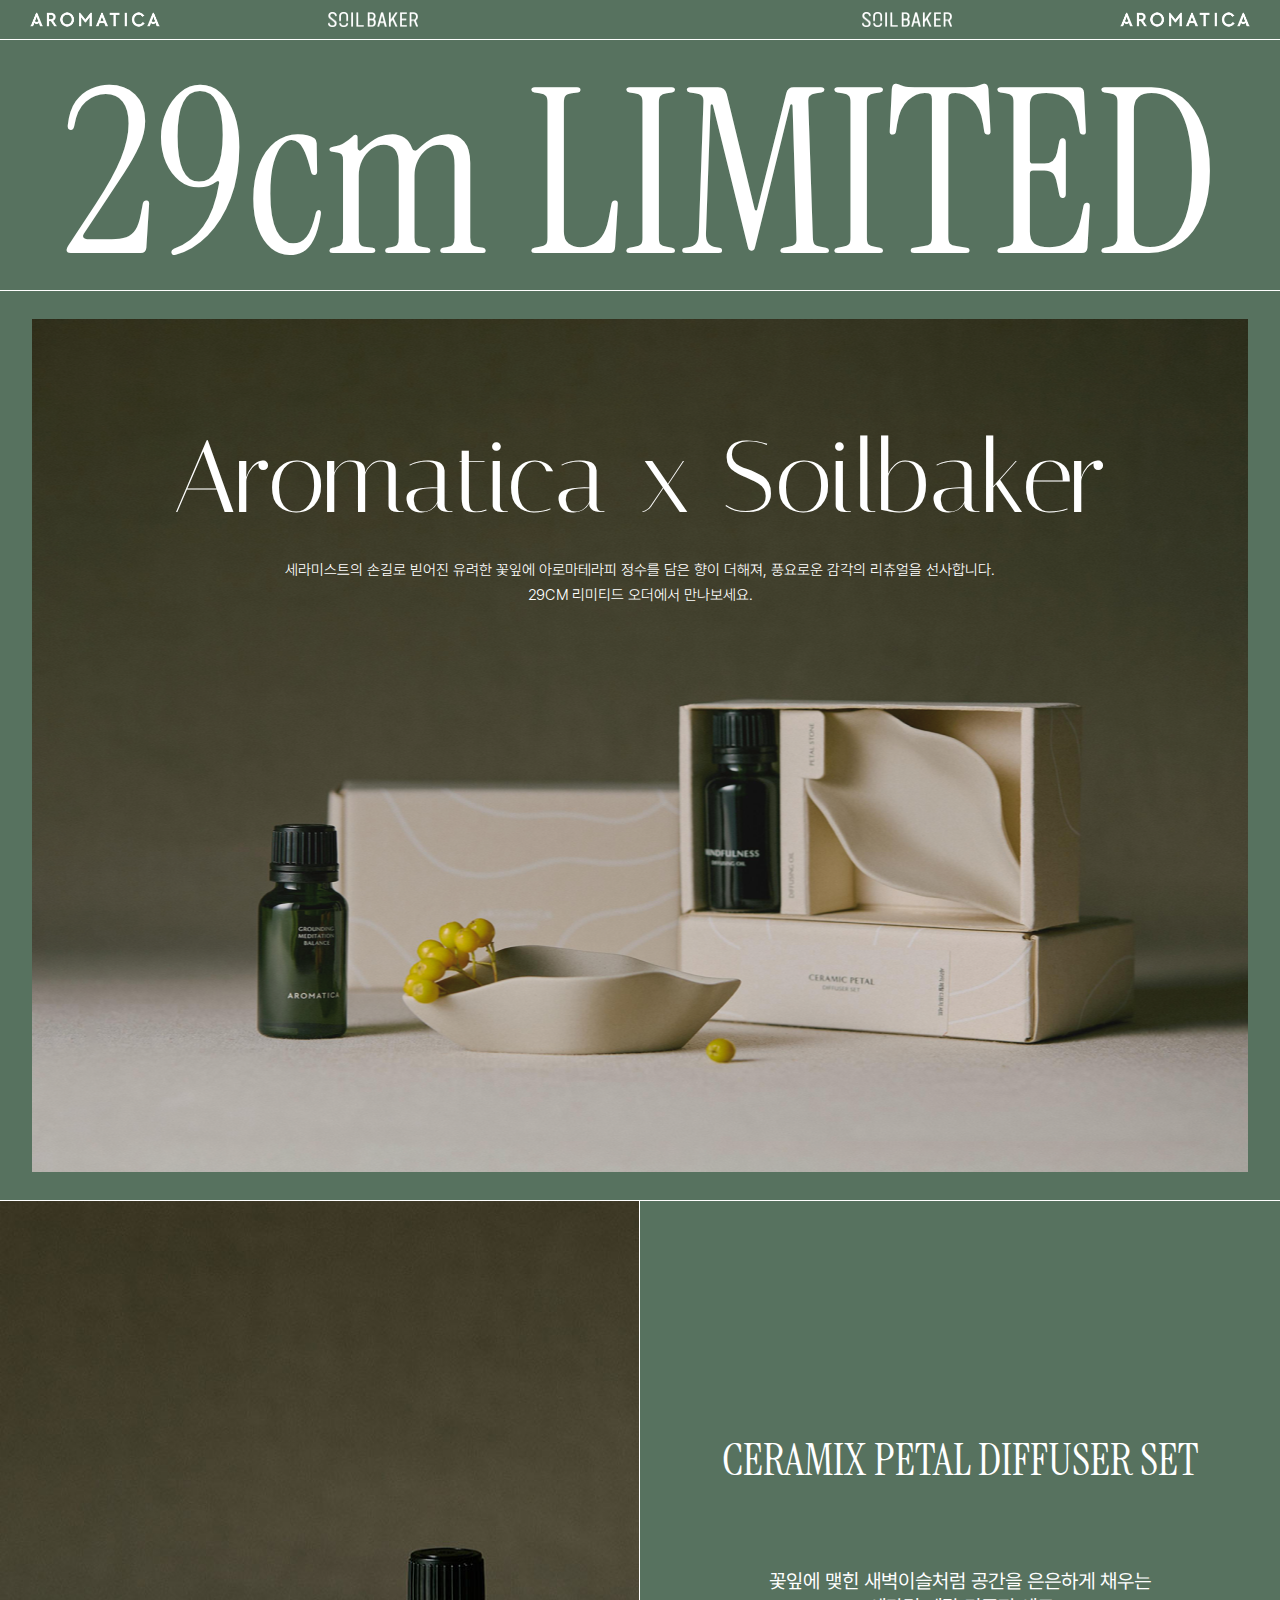
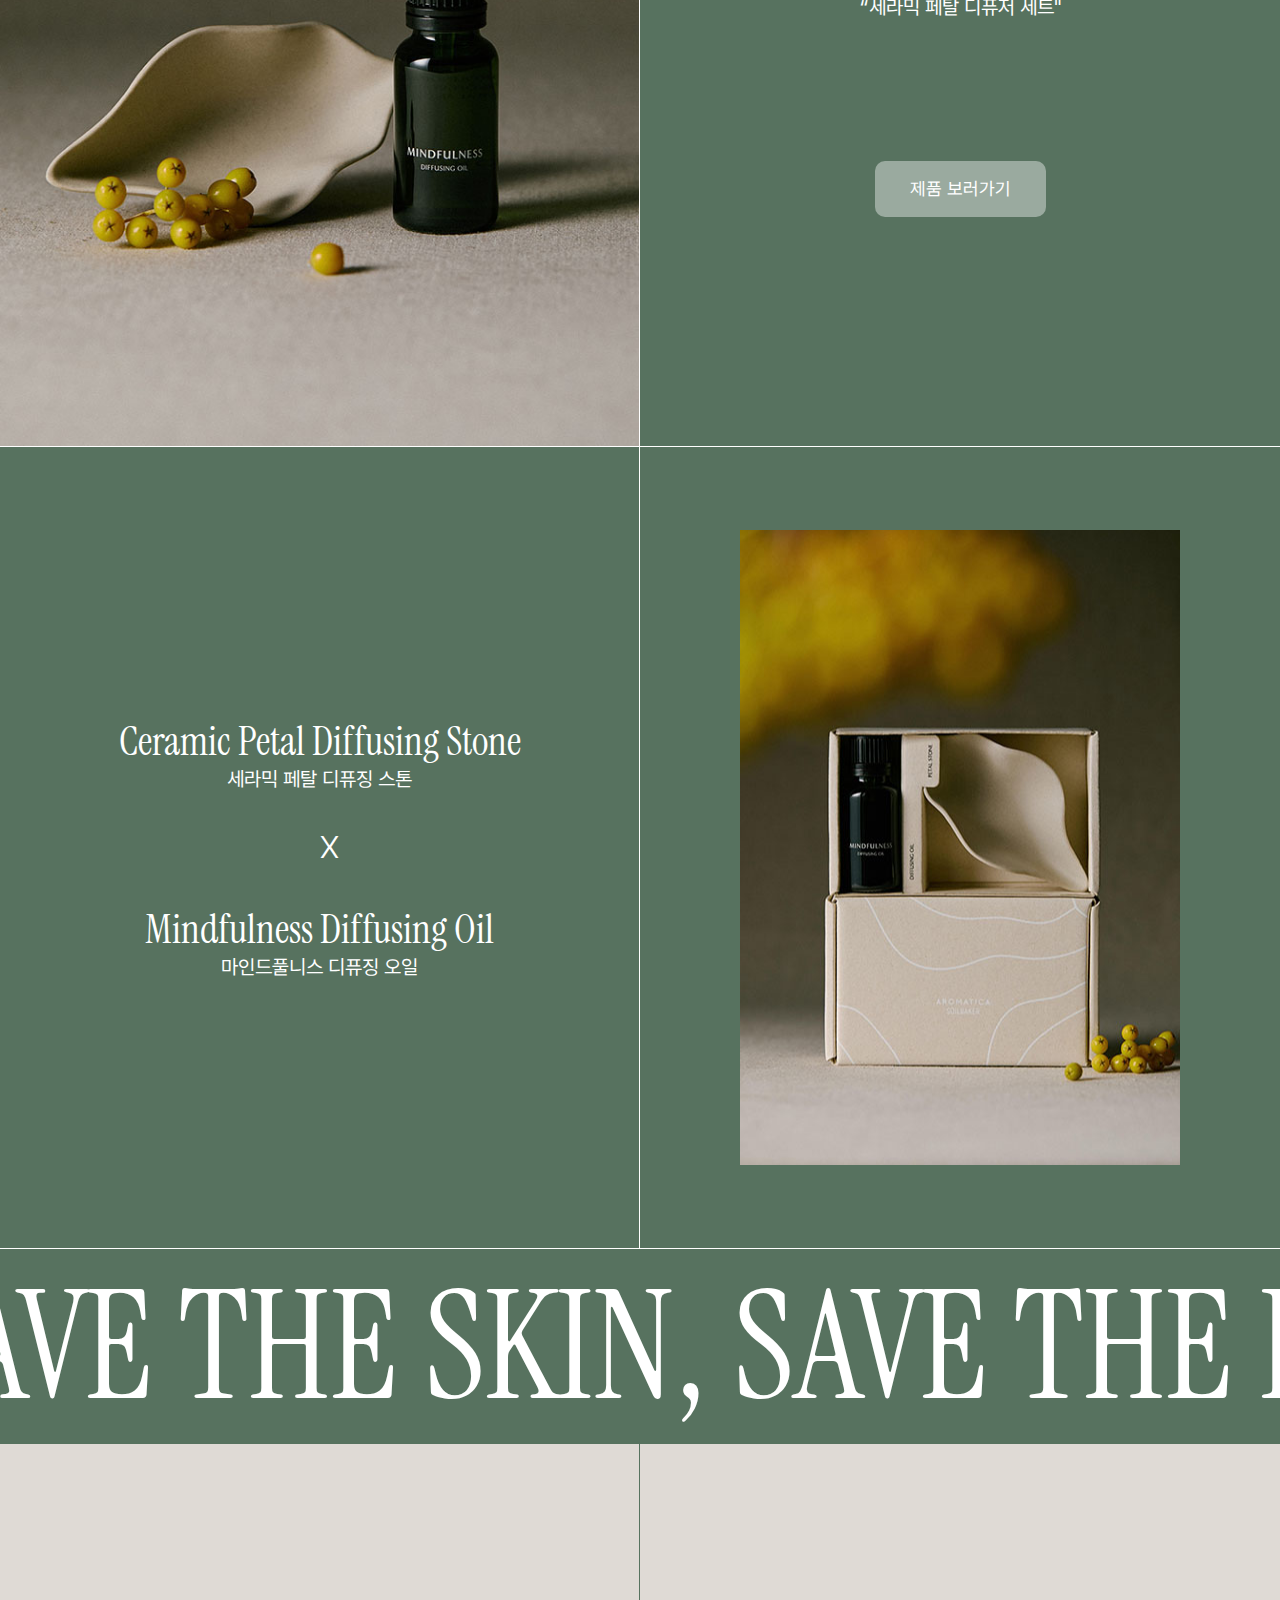
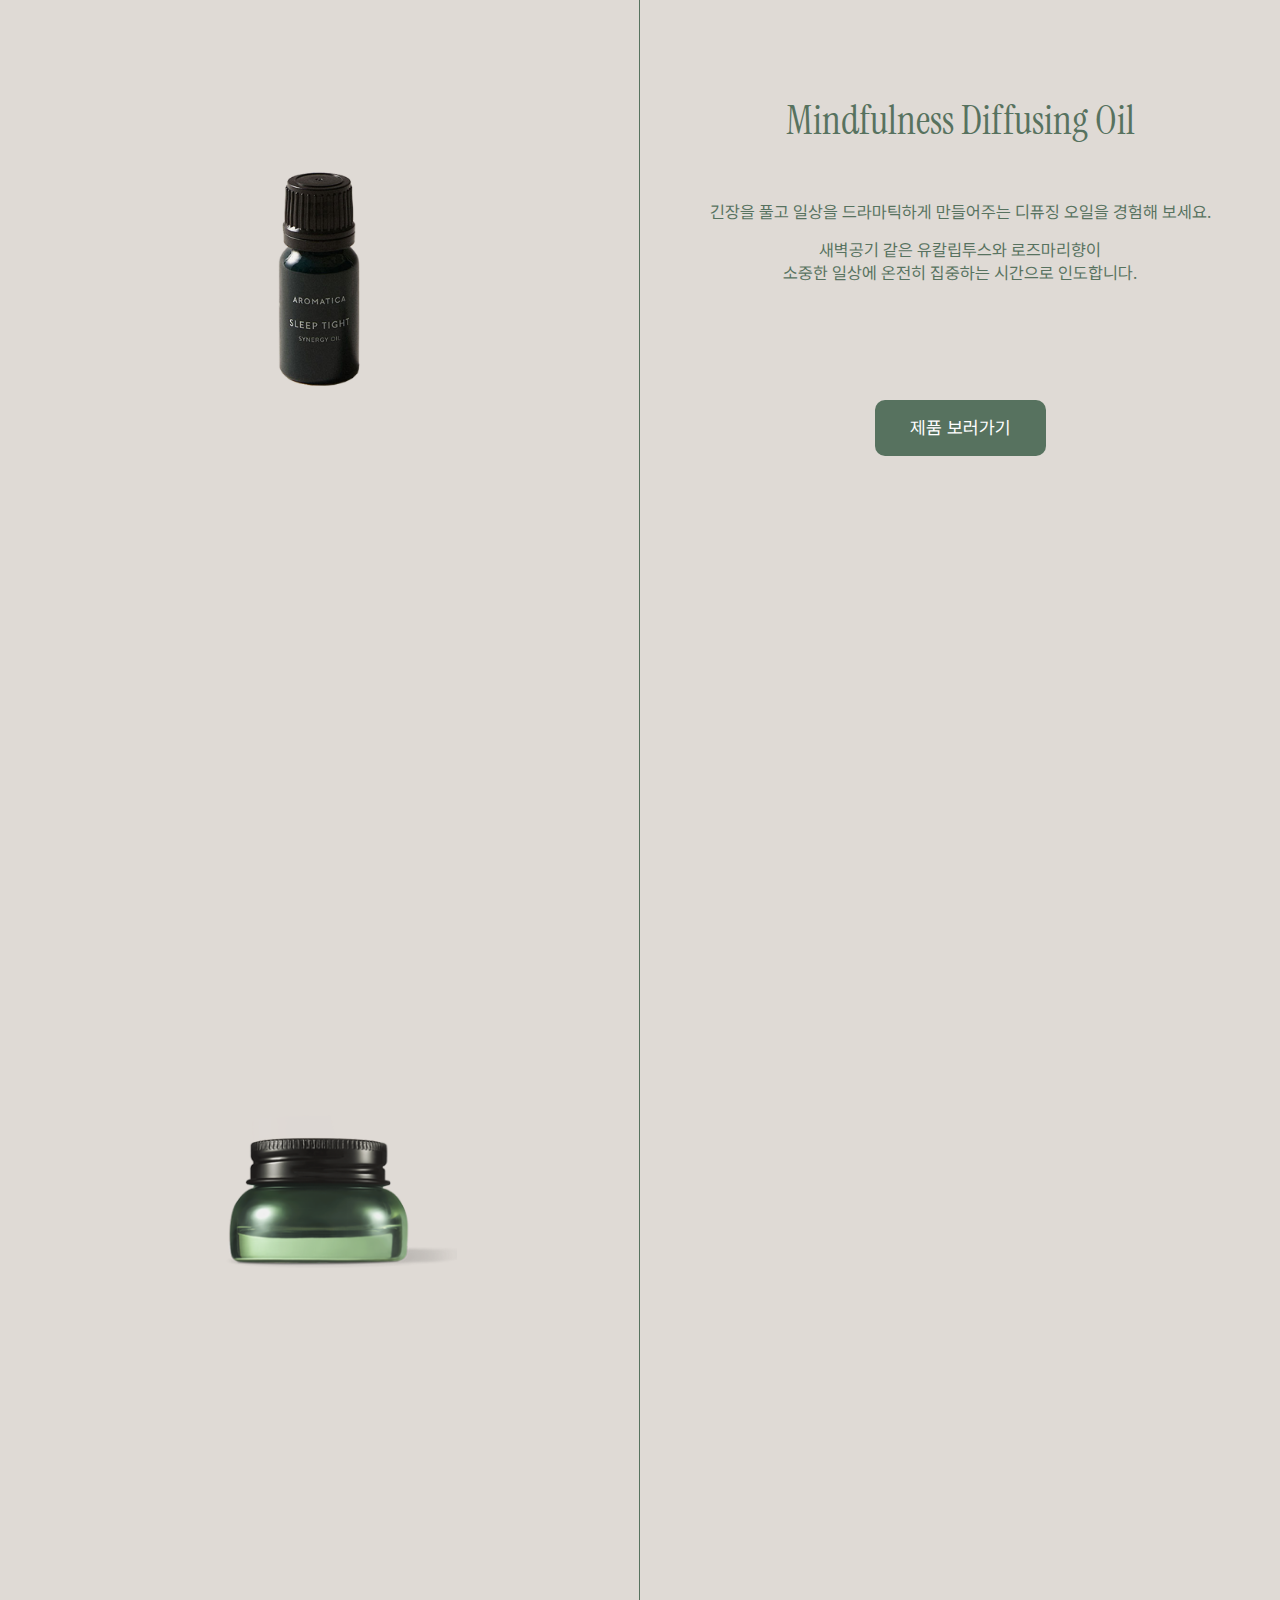
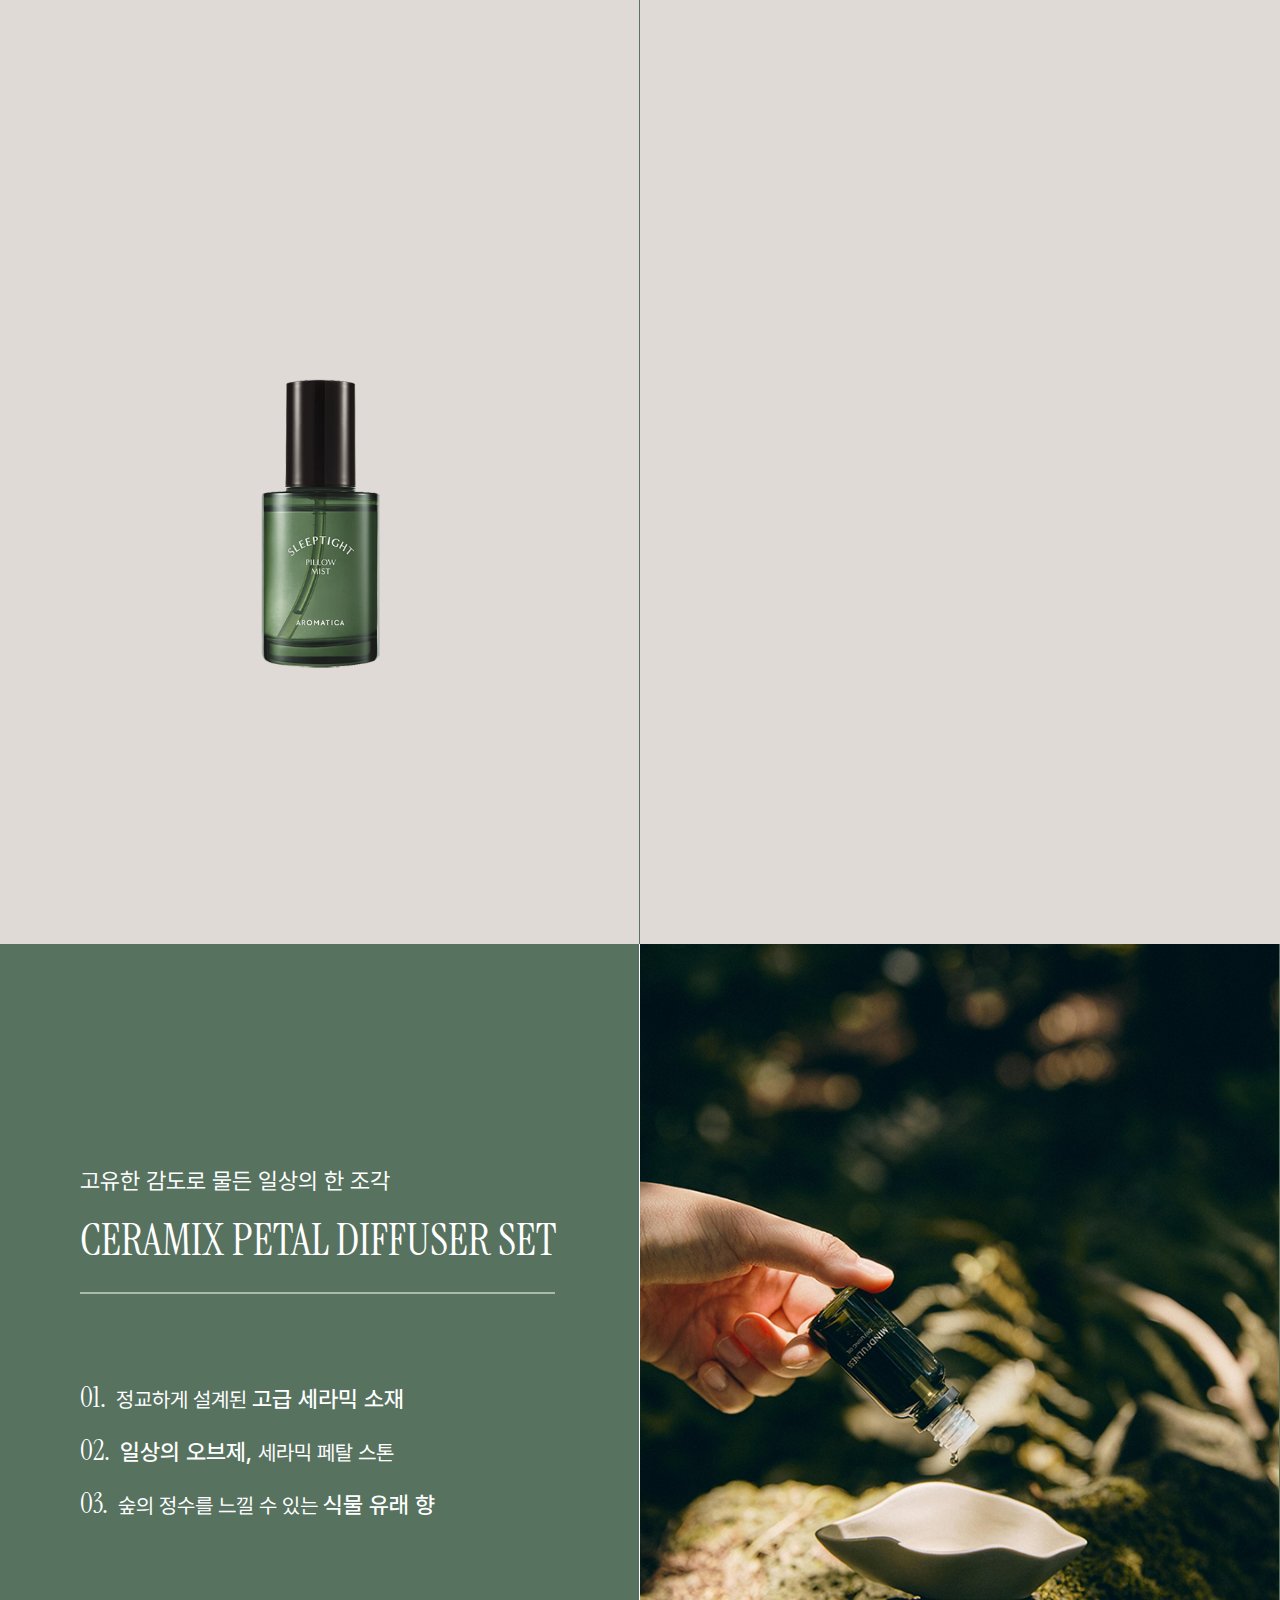
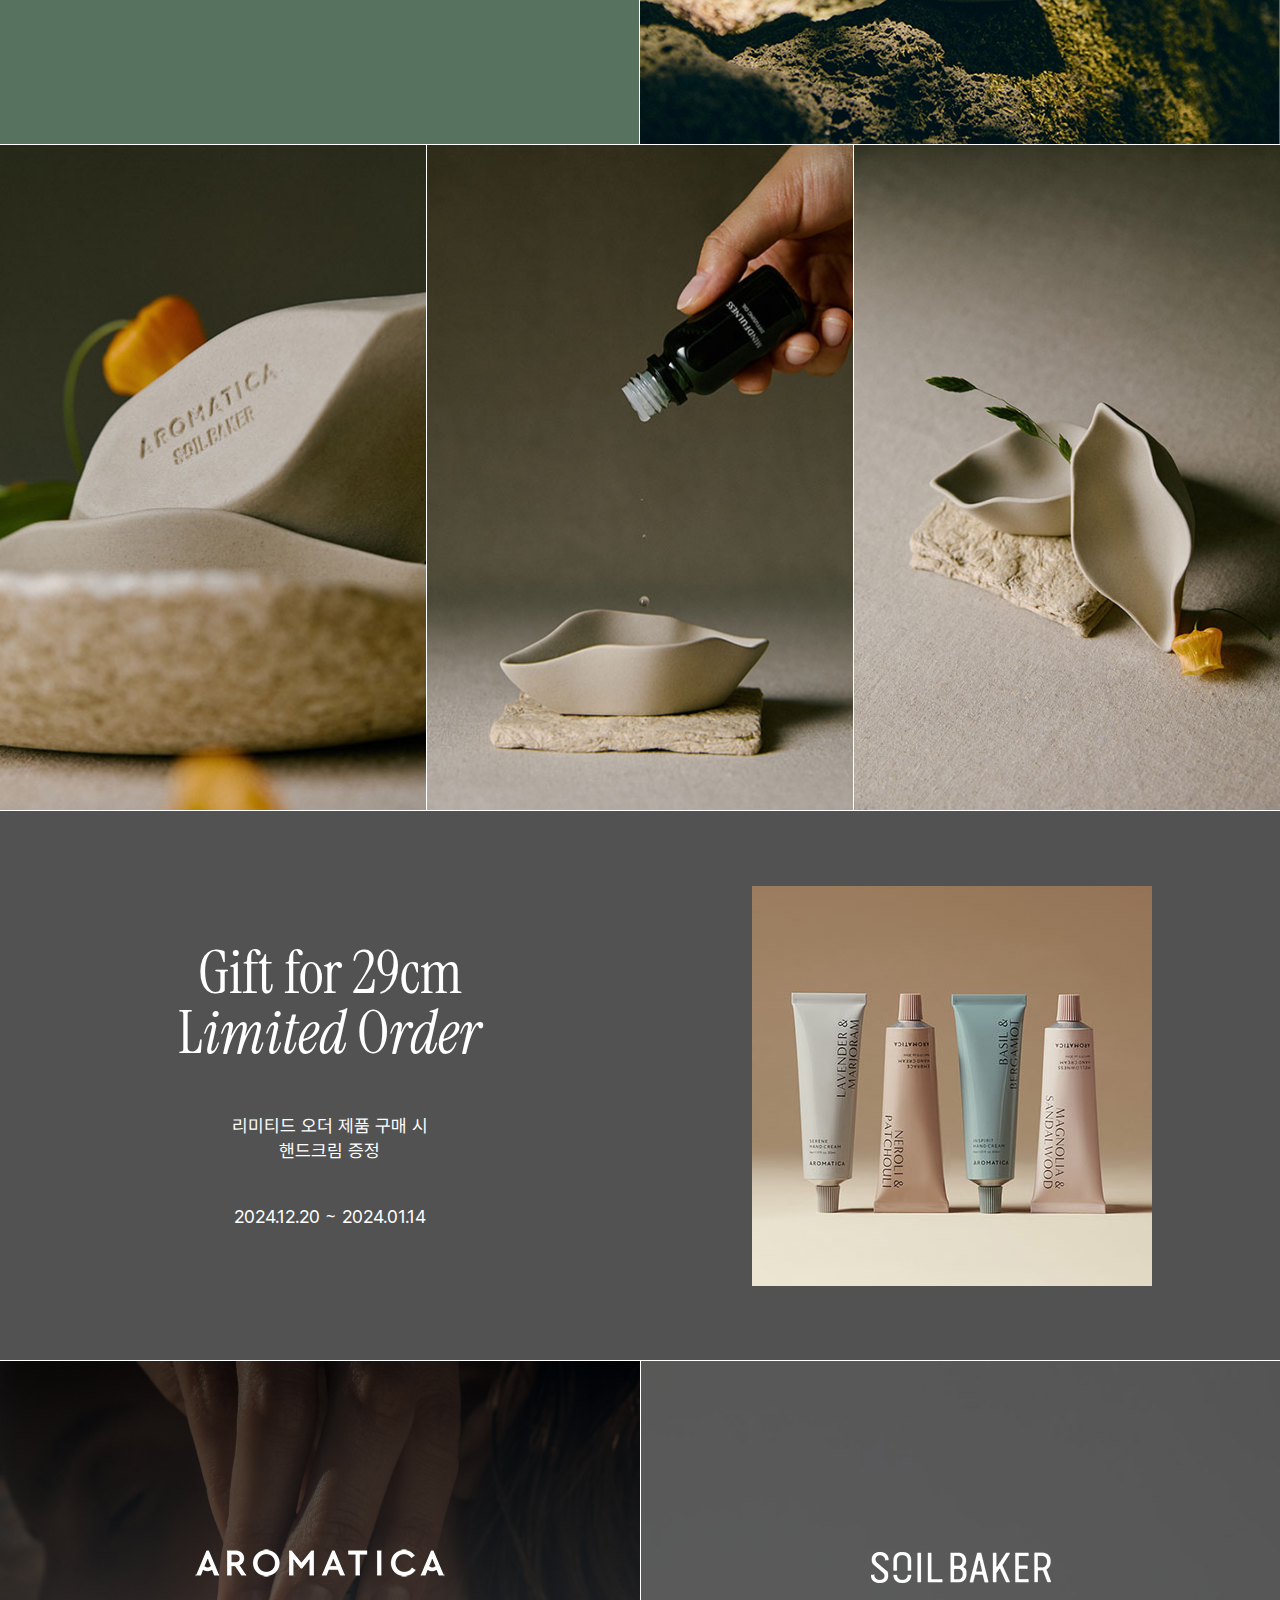
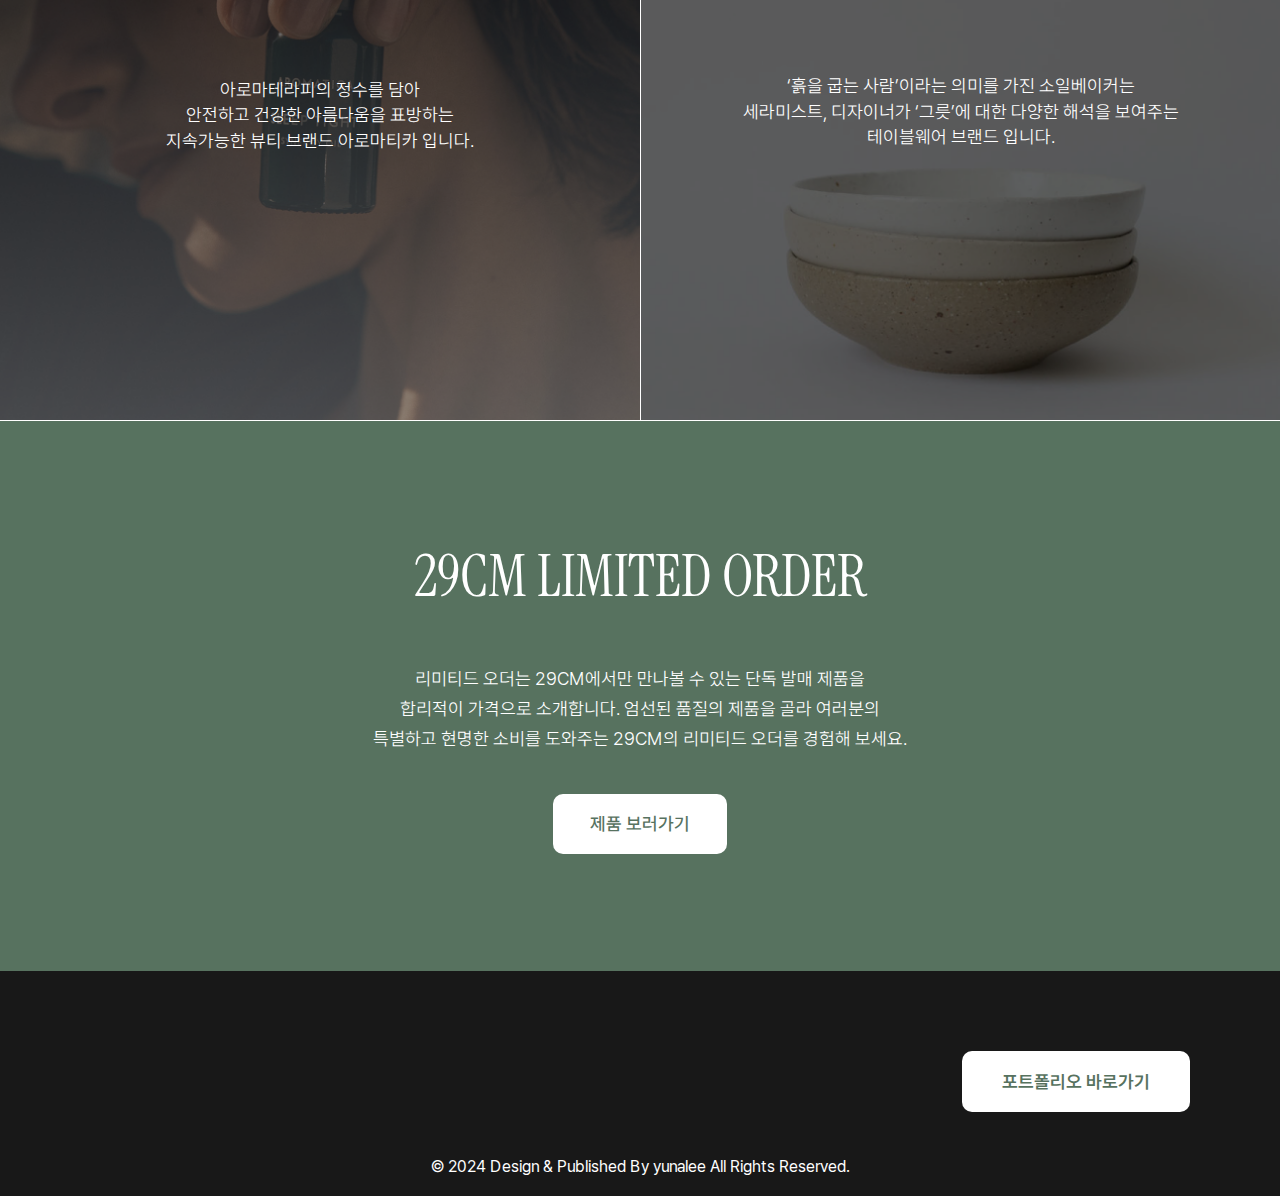
<file: project4/project4.html>
<!DOCTYPE html>
<html lang="ko">

<head>
  <meta charset="UTF-8">
  <meta name="viewport" content="width=device-width,initial-scale=1,minimum-scale=1,maximum-scale=1,user-scalable=no">
  <title>29CM Promotion</title>


  <!-- favicon -->
  <link rel="icon" type="image/png" href="../images/favicon/favicon-96x96.png" sizes="96x96" />
  <link rel="icon" type="image/svg+xml" href="../images/favicon/favicon.svg" />
  <link rel="shortcut icon" href="../images/favicon/favicon.ico" />
  <link rel="apple-touch-icon" sizes="180x180" href="../images/favicon/apple-touch-icon.png" />
  <link rel="manifest" href="../images/favicon/site.webmanifest" />
  <!-- open graph -->

  <!-- style -->
  <!-- reset -->
  <link rel="stylesheet" href="../assets/styles/reset.css">
  <!-- 공통 global style -->
  <link rel="stylesheet" href="./assets/styles/common.css">
  <!-- layout : 현재페이지(index.html) style -->
  <link rel="stylesheet" href="./project4.css">
  <link rel="stylesheet" href="../assets/styles/aos.css">

  <!-- script -->
  <script src="../assets/scripts/jquery-3.7.1.min.js"></script>
  <script src="../assets/scripts/jquery-ui.min.js"></script>
  <script src="../assets/scripts/gsap.min.js"></script>
  <script src="../assets/scripts/ScrollTrigger.min.js"></script>


</head>

<body>
  <!-- header -->
  <main class="intro">
    <div class="intro-line-box flex-container">
      <img src="./images/logo_aroma_w.svg" style="width: 130px;" alt="아로마티카 로고">
      <img src="./images/logo_soil_w.svg" style="width: 90px;" alt="소일베이커 로고">
      <p class="hidden_logo">29cm LIMITED</p>
      <img src="./images/logo_soil_w.svg" style="width: 90px;" alt="소일베이커 로고">
      <img src="./images/logo_aroma_w.svg" style="width: 130px;" alt="아로마티카 로고">
    </div>

    <div class="intro-main-title">
      <h1>29cm LIMITED</h1>
    </div>


    <div class="intro-img-container">
      <div class="intro-img">
      </div>

      <div class="intro-txt">
        <h2>Aromatica x Soilbaker</h2>
        <p>세라미스트의 손길로 빋어진 유려한 꽃잎에 아로마테라피 정수를 담은 향이 더해져, 풍요로운 감각의 리츄얼을 선사합니다.<br>
          29CM 리미티드 오더에서 만나보세요.
        </p>
      </div>
    </div>
  </main>







  <section class="main-promotion">
    <div class="main-promotion-container grid-container">
      <div class="promo-one">
        <div class="promo-one-img"></div>
      </div>

      <div class="promo-one-disc flex-container">
        <h3 class="promo-title">CERAMIX PETAL DIFFUSER SET</h3>
        <p>꽃잎에 맺힌 새벽이슬처럼 공간을 은은하게 채우는<br>
          “세라믹 페탈 디퓨저 세트"</p>
        <a href="#" class="btn">제품 보러가기</a>
      </div>

      <div class="promo-two-disc flex-container">
        <div class="promo-two-txt">
          <h3>Ceramic Petal Diffusing Stone</h3>
          <p>세라믹 페탈 디퓨징 스톤</p>
        </div>
        <div class="promo-two-txt">
          <h3>Mindfulness Diffusing Oil</h3>
          <p>마인드풀니스 디퓨징 오일</p>
        </div>
      </div>

      <div class="promo-two">
        <div class="promo-two-img"></div>
      </div>
    </div>

    <div class="line-wrapper line1">
      <div class="text">
        <span>SAVE THE SKIN, SAVE THE PLANET • </span>
        <span>SAVE THE SKIN, SAVE THE PLANET • </span>
        <span>SAVE THE SKIN, SAVE THE PLANET • </span>
        <span>SAVE THE SKIN, SAVE THE PLANET • </span>
        <span>SAVE THE SKIN, SAVE THE PLANET • </span>
        <span>SAVE THE SKIN, SAVE THE PLANET • </span>
        <span>SAVE THE SKIN, SAVE THE PLANET • </span>
        <span>SAVE THE SKIN, SAVE THE PLANET • </span>
        <span>SAVE THE SKIN, SAVE THE PLANET • </span>
      </div>
    </div>
  </section>












  <section class="products">
    <ul class="products-pics">
      <li class="products-pic1"><img src="./images/product01.png" alt="오일 제품사진"></li>
      <li class="products-pic2"><img src="./images/product02.png" alt="밤 제품사진"></li>
      <li class="products-pic3"><img src="./images/product03.png" alt="미스트 제품사진"></li>
    </ul>

    <ul class="products-desc">
      <li class="products-desc1 active">
        <img src="./images/product01.png" alt="오일 제품사진">
        <h3>Mindfulness Diffusing Oil</h3>
        <p>긴장을 풀고 일상을 드라마틱하게 만들어주는 디퓨징 오일을 경험해 보세요.</p>
        <p>새벽공기 같은 유칼립투스와 로즈마리향이<br> 소중한 일상에 온전히 집중하는 시간으로 인도합니다.</p>
        <a href="#" class="btn_green">제품 보러가기</a>
      </li>
      <li class="products-desc2">
        <img src="./images/product02.png" alt="밤 제품사진">
        <h3>Unburden Stress Relief Balm</h3>
        <p>편안한 아로마 블렌딩으로 온전한 잠자리에 들기 위한 준비를 해보세요.</p>
        <p>드넓은 들판의 살랑대는 바람을 담은 그리너리한 향이<br> 감정의 균형을 도와주어 평온을 가져다 주는 스트레스 릴리프 밤입니다.</p>
        <a href="#" class="btn_green">제품 보러가기</a>
      </li>
      <li class="products-desc3">
        <img src="./images/product03.png" alt="미스트 제품사진">
        <h3>Sleep Tight Pillow Mist</h3>
        <p>편안한 아로마 블렌딩으로 온전한 잠자리에 들기 위한 준비를 해보세요.</p>
        <p>고요한 밤, 몸과 마음을 포근하게 감싸 안아 깊은 수면에<br> 도움을 주는 필로우 미스트입니다.</p>
        <a href="#" class="btn_green">제품 보러가기</a>
      </li>
    </ul>
  </section>











  <section class="visual">
    <div class="visual-contents flex-container">
      <div class="visual-text">
        <p>고유한 감도로 물든 일상의 한 조각</p>
        <h3>CERAMIX PETAL DIFFUSER SET</h3>
        <p><span>01.</span>정교하게 설계된 <span> 고급 세라믹 소재</span></p>
        <p><span>02.</span><span>일상의 오브제, </span> 세라믹 페탈 스톤</p>
        <p><span>03.</span>숲의 정수를 느낄 수 있는 <span> 식물 유래 향</span></p>
      </div>

      <div class="visual-one">
        <img src="./images/visual01.png" alt="야외 연출 사진">
      </div>
    </div>


    <div class="visual-wrapper grid-container">
      <div class="visual-box vbox1"><img src="./images/visual02.jpg" alt="오브제 백면 사진"></div>
      <div class="visual-box vbox2"><img src="./images/visual03.jpg" alt="연출 사진"></div>
      <div class="visual-box vbox3"><img src="./images/visual04.jpg" alt="오브제 두개 사진"></div>
    </div>
  </section>










  <section class="gift flex-container">
    <div class="gift-wrapper flex-container">
      <div class="gift-text">
        <p class="gift-title">Gift for 29cm</p>
        <p class="gift-title">L<span>imited</span> O<span>rder</span></p>
        <p>리미티드 오더 제품 구매 시<br>
          핸드크림 증정</p>
        <p>2024.12.20 ~ 2024.01.14</p>
      </div>

      <div class="gift-img">
        <img src="./images/gift.jpg" alt="기프트 핸드크림 사진">
      </div>
    </div>
  </section>










  <section class="brand flex-container">
    <div class="aromatica">
      <img src="./images/logo_aroma_w.svg" alt="아로마티카 화이트 로고">
      <p>아로마테라피의 정수를 담아<br>
        안전하고 건강한 아름다움을 표방하는<br>
        지속가능한 뷰티 브랜드 아로마티카 입니다.​</p>
    </div>

    <div class="siolbaker">
      <img src="./images/logo_soil_w.svg" alt="소일베이커 화이트 로고">
      <p>‘흙을 굽는 사람’이라는 의미를 가진 소일베이커는<br>
        세라미스트, 디자이너가 ‘그릇’에 대한 다양한 해석을 보여주는<br>
        테이블웨어 브랜드 입니다.</p>
    </div>
  </section>










  <footer>
    <h4 class="footer-title">29CM LIMITED ORDER</h4>
    <p>리미티드 오더는 29CM에서만 만나볼 수 있는 단독 발매 제품을<br>
      합리적이 가격으로 소개합니다. 엄선된 품질의 제품을 골라 여러분의<br>
      특별하고 현명한 소비를 도와주는 29CM의 리미티드 오더를 경험해 보세요.</p>
    <div class="btn_wh">제품 보러가기</div>
  </footer>




  <div class="copy">
    <a href="../index.html">포트폴리오 바로가기</a>
    <P>&copy; 2024 Design & Published By yunalee All Rights Reserved.</P>
  </div>







  <!-- 스크립트 -->
  <!-- Swiper JS -->
  <script src="./assets/scripts/gsap-style.js"></script>
  <script src="./assets/scripts/scrollEvent.js"></script>
  <script src="./assets/scripts/ScrollTrigger.js"></script>
  <!-- <script src="./assets/scripts/swiper-bundle.min.js"></script> -->

  <!-- intro-nav-script -->
  <!-- <script src="./assets/styles/intro_swiper.js"></script> -->


  <!-- AOS -->
  <!-- <script>
    AOS.init();
  </script> -->


</body>

</html>
</file>
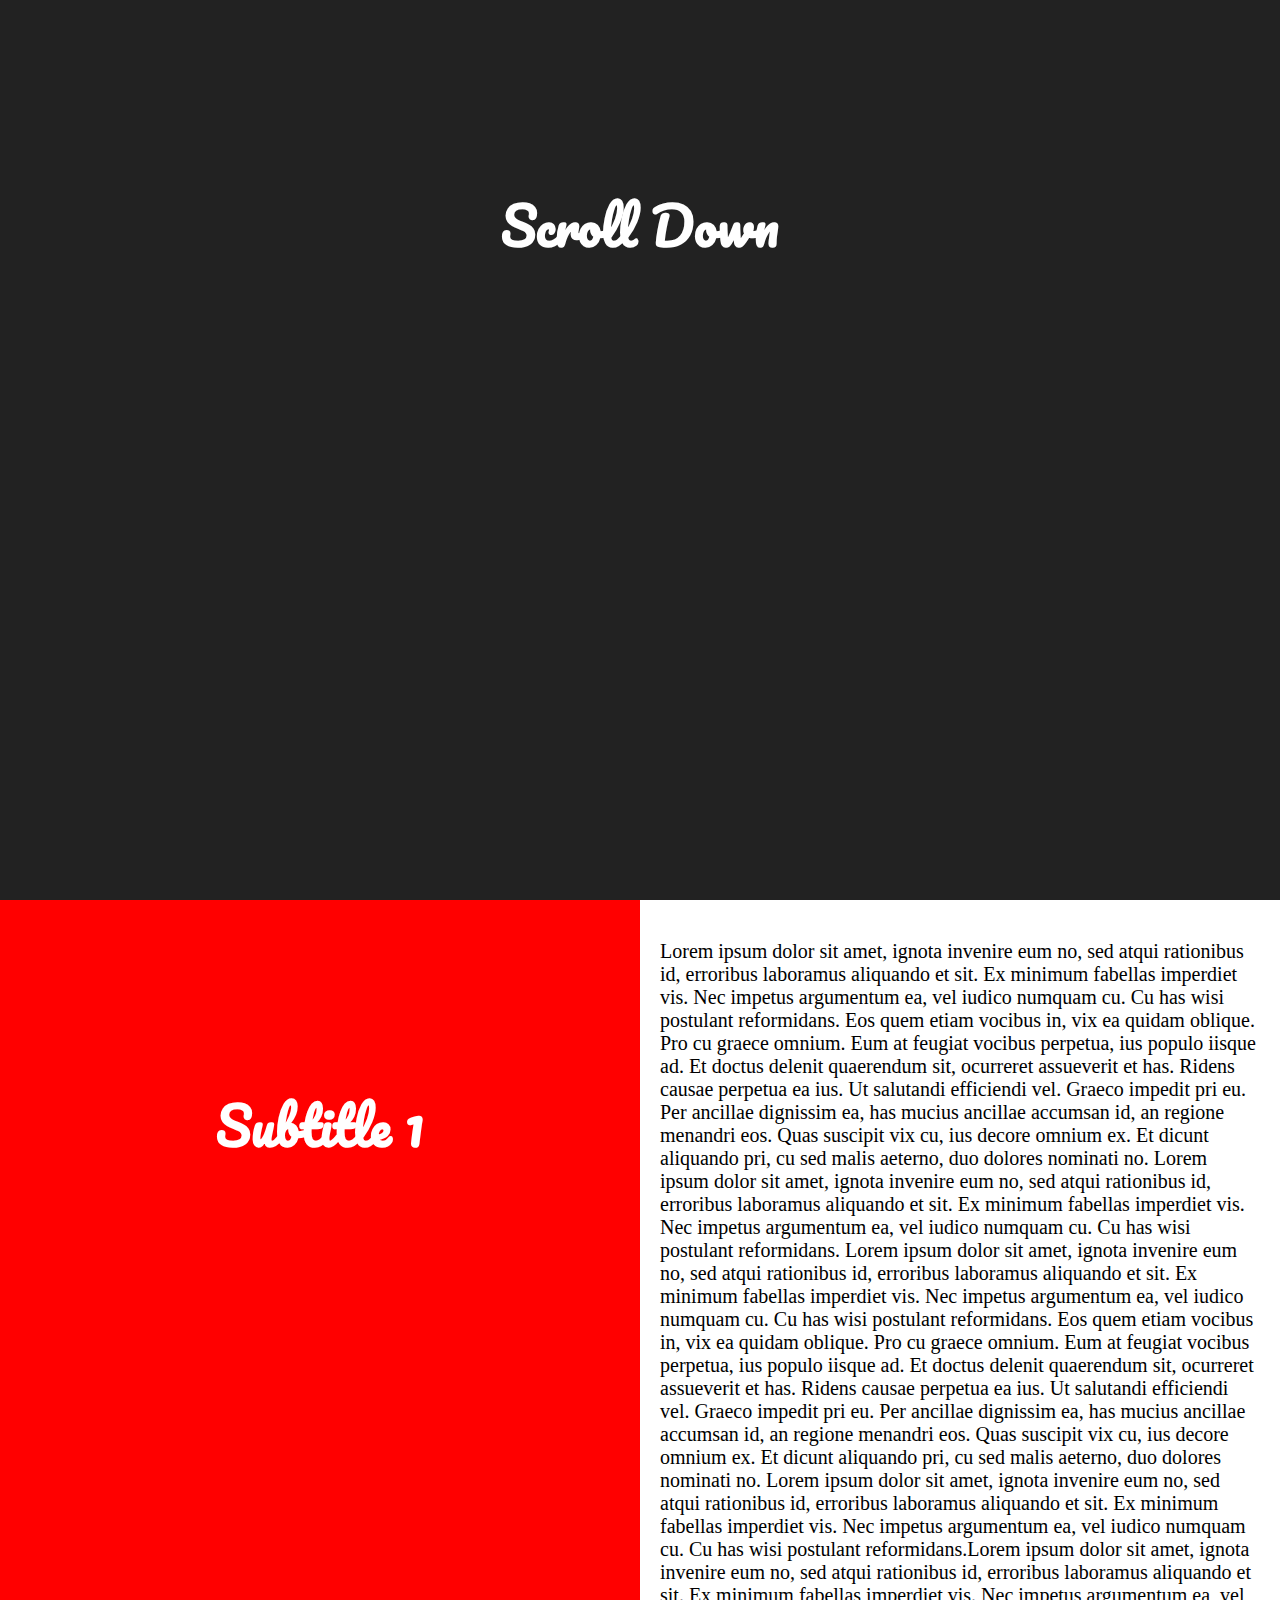
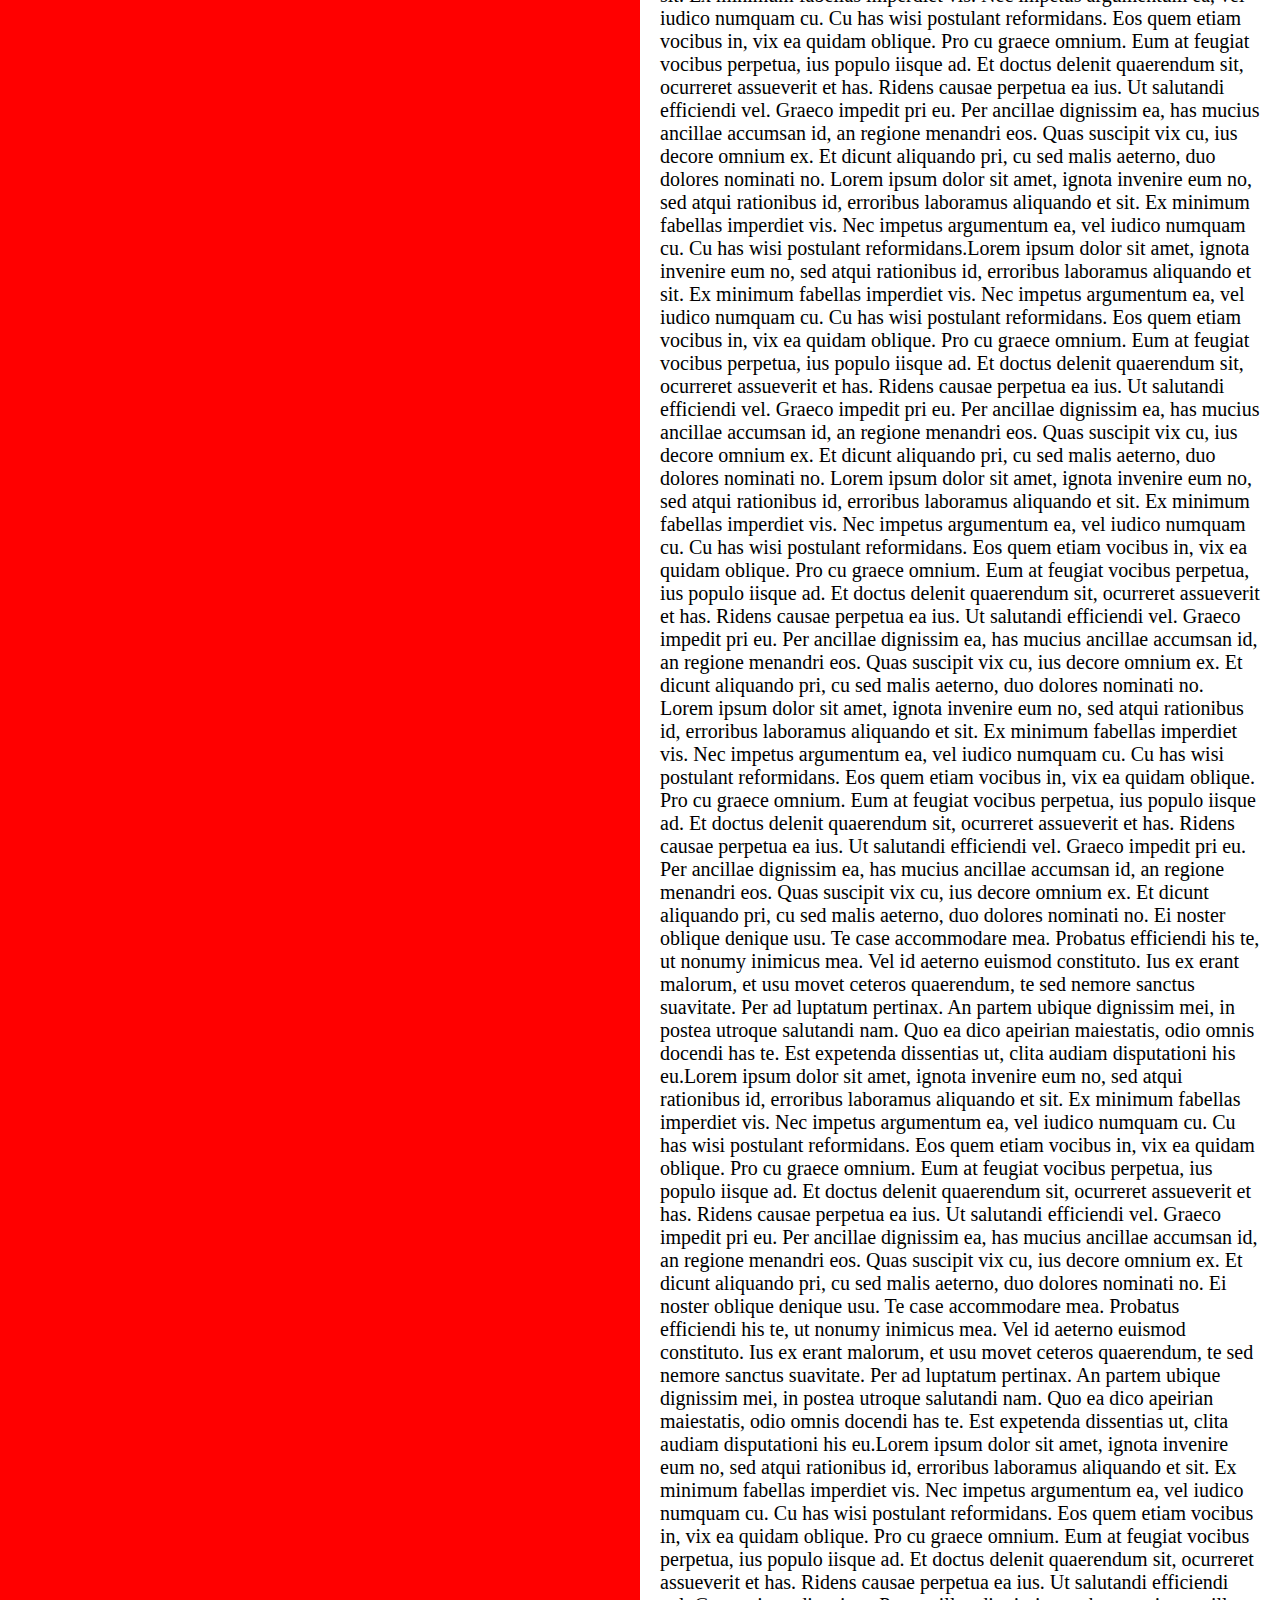
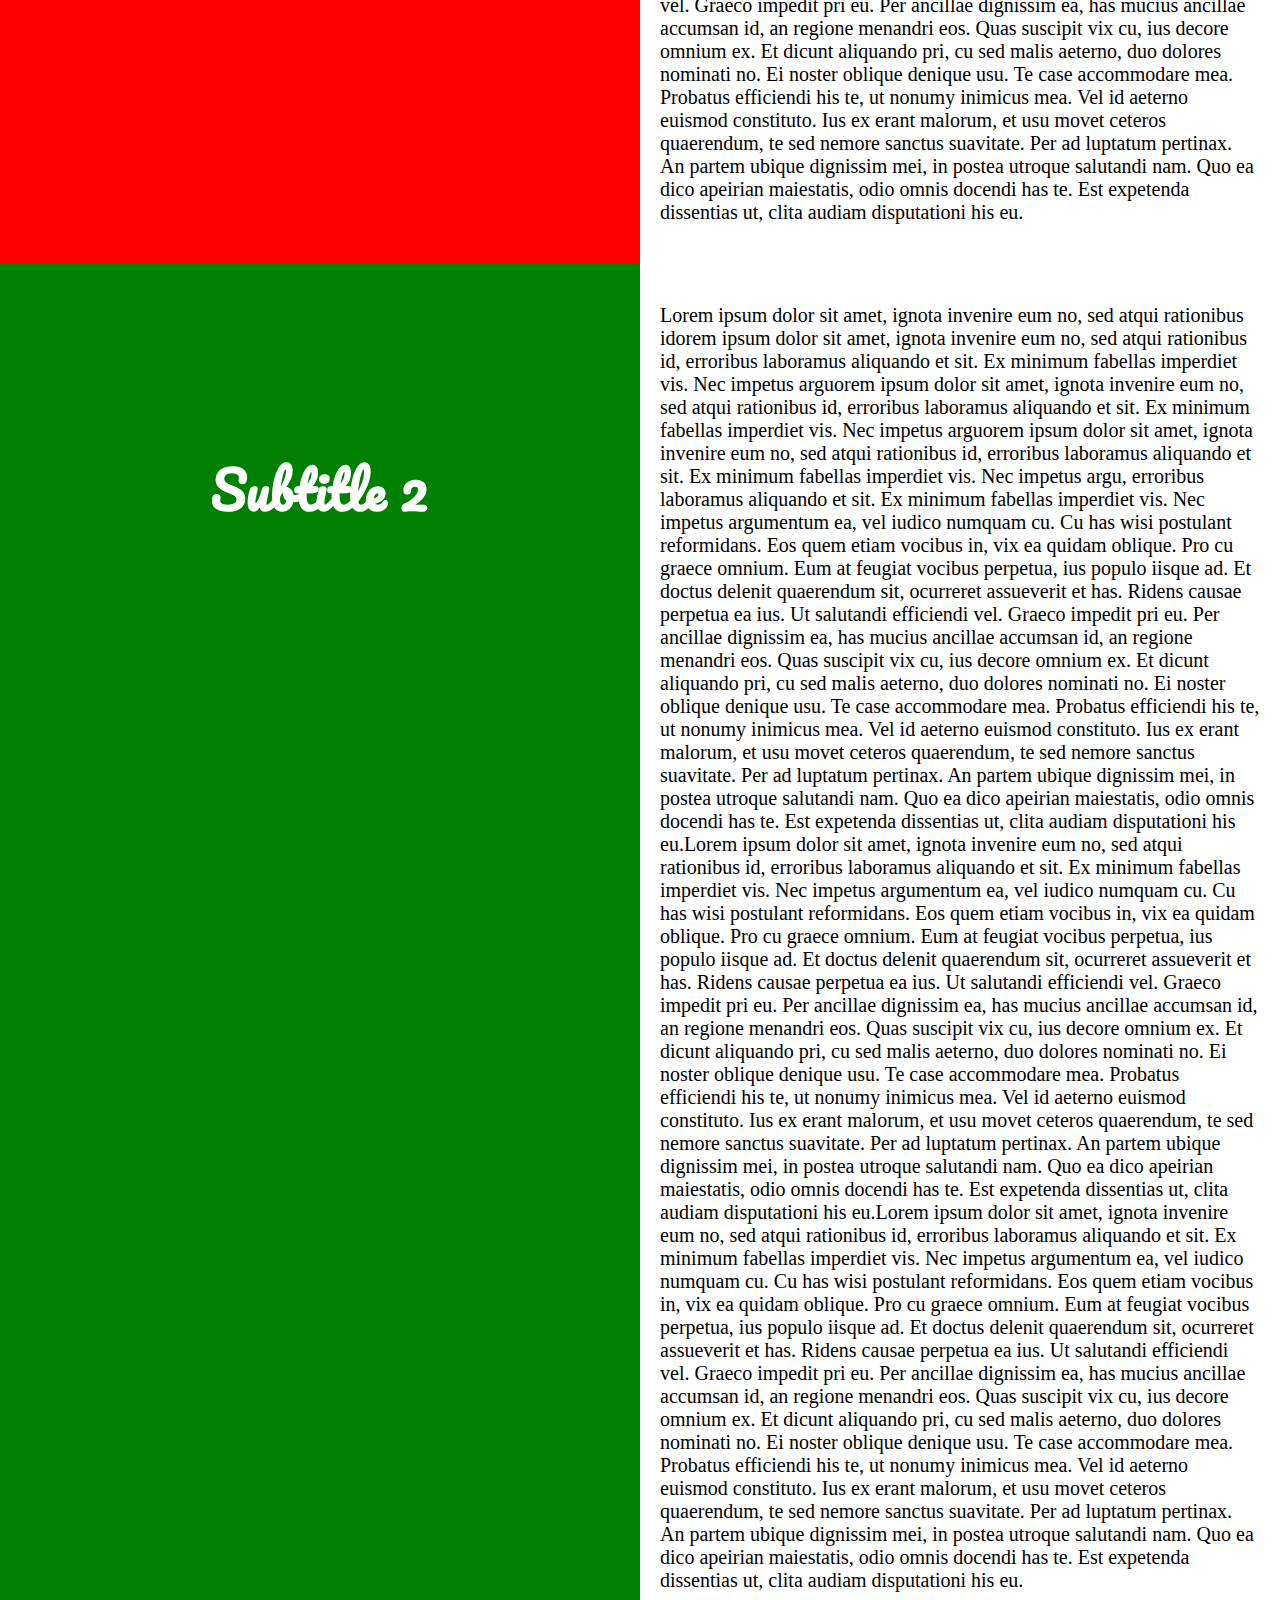
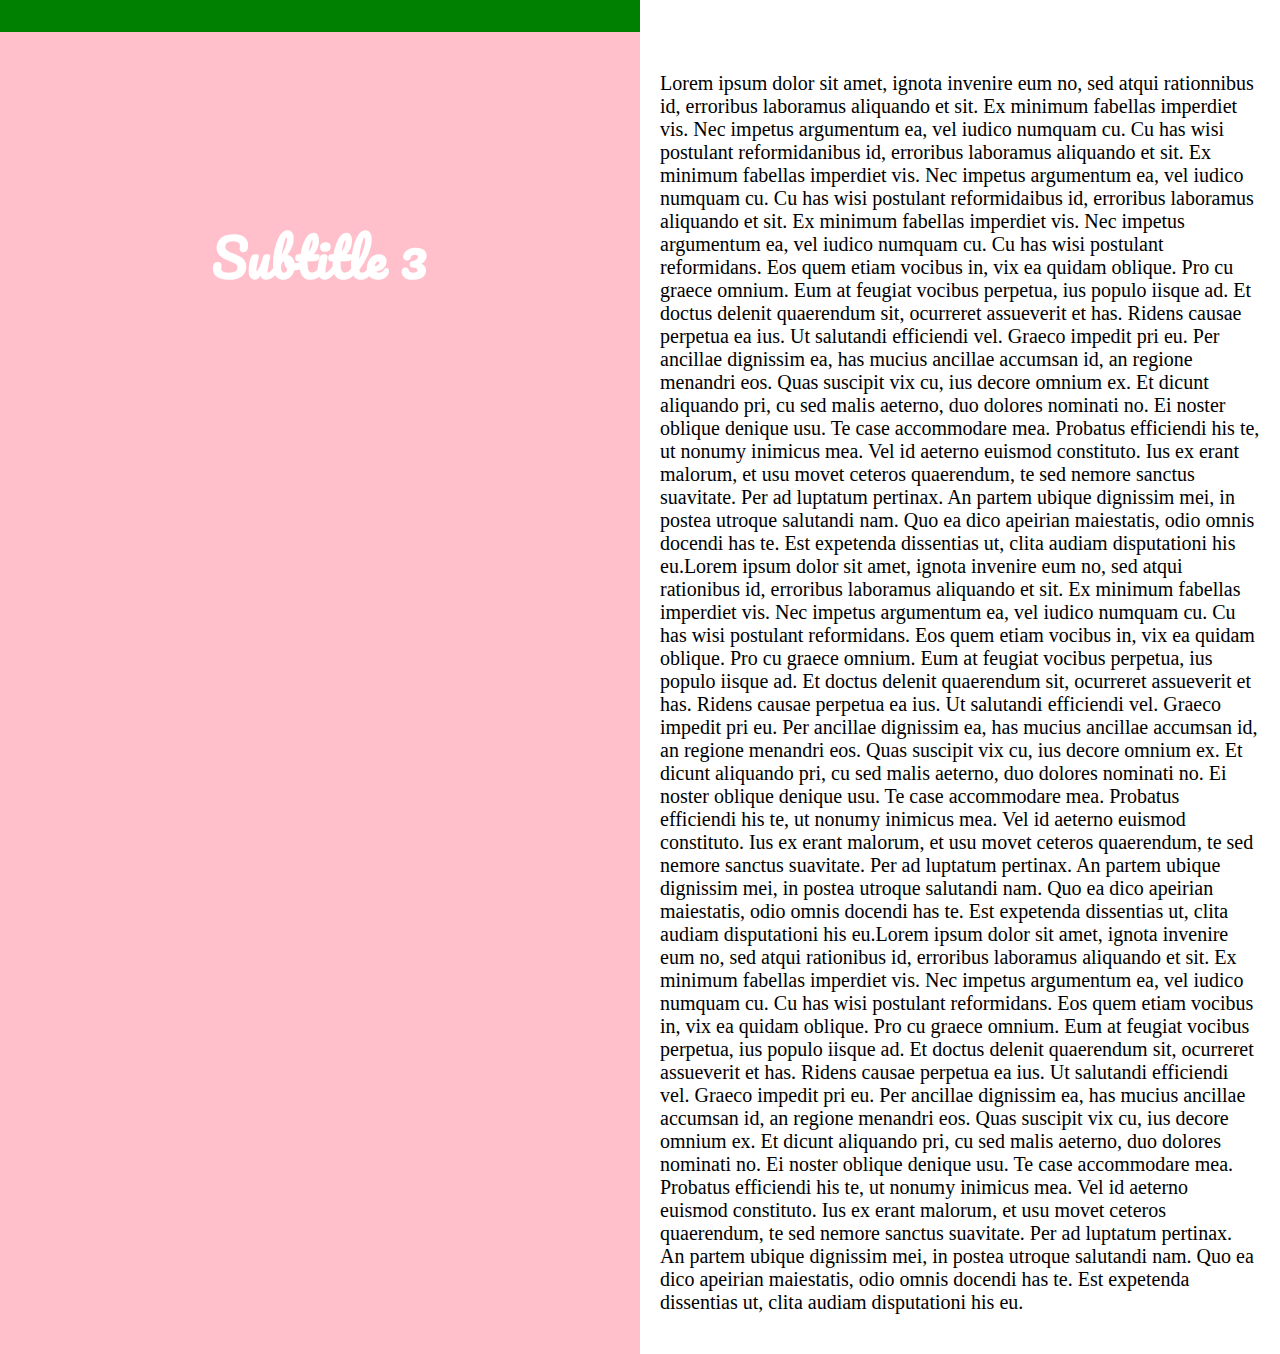
<file: project4/test.html>
<!DOCTYPE html>
<html lang="ko">
<head>
  <meta charset="UTF-8">
  <meta name="viewport" content="width=device-width,initial-scale=1,minimum-scale=1,maximum-scale=1,user-scalable=no">
  <title>title</title>
  <link rel="stylesheet" href="./test.css">
  <script src="./test.js"></script>
</head>

<body>
  <header>
    <h1>Scroll Down</h1>
  </header>
  <section id='s1'>
    <div class='sticky red'>
    <h1>Subtitle 1</h1>
    </div>
    <div class='scrolling'>
    <p>Lorem ipsum dolor sit amet, ignota invenire eum no, sed atqui rationibus id, erroribus laboramus aliquando et sit. Ex minimum fabellas imperdiet vis. Nec impetus argumentum ea, vel iudico numquam cu. Cu has wisi postulant reformidans.
  
  Eos quem etiam vocibus in, vix ea quidam oblique. Pro cu graece omnium. Eum at feugiat vocibus perpetua, ius populo iisque ad. Et doctus delenit quaerendum sit, ocurreret assueverit et has. Ridens causae perpetua ea ius. Ut salutandi efficiendi vel.
  
  Graeco impedit pri eu. Per ancillae dignissim ea, has mucius ancillae accumsan id, an regione menandri eos. Quas suscipit vix cu, ius decore omnium ex. Et dicunt aliquando pri, cu sed malis aeterno, duo dolores nominati no.
      Lorem ipsum dolor sit amet, ignota invenire eum no, sed atqui rationibus id, erroribus laboramus aliquando et sit. Ex minimum fabellas imperdiet vis. Nec impetus argumentum ea, vel iudico numquam cu. Cu has wisi postulant reformidans.
  Lorem ipsum dolor sit amet, ignota invenire eum no, sed atqui rationibus id, erroribus laboramus aliquando et sit. Ex minimum fabellas imperdiet vis. Nec impetus argumentum ea, vel iudico numquam cu. Cu has wisi postulant reformidans.
  
  Eos quem etiam vocibus in, vix ea quidam oblique. Pro cu graece omnium. Eum at feugiat vocibus perpetua, ius populo iisque ad. Et doctus delenit quaerendum sit, ocurreret assueverit et has. Ridens causae perpetua ea ius. Ut salutandi efficiendi vel.
  
  Graeco impedit pri eu. Per ancillae dignissim ea, has mucius ancillae accumsan id, an regione menandri eos. Quas suscipit vix cu, ius decore omnium ex. Et dicunt aliquando pri, cu sed malis aeterno, duo dolores nominati no.
      Lorem ipsum dolor sit amet, ignota invenire eum no, sed atqui rationibus id, erroribus laboramus aliquando et sit. Ex minimum fabellas imperdiet vis. Nec impetus argumentum ea, vel iudico numquam cu. Cu has wisi postulant reformidans.Lorem ipsum dolor sit amet, ignota invenire eum no, sed atqui rationibus id, erroribus laboramus aliquando et sit. Ex minimum fabellas imperdiet vis. Nec impetus argumentum ea, vel iudico numquam cu. Cu has wisi postulant reformidans.
  
  Eos quem etiam vocibus in, vix ea quidam oblique. Pro cu graece omnium. Eum at feugiat vocibus perpetua, ius populo iisque ad. Et doctus delenit quaerendum sit, ocurreret assueverit et has. Ridens causae perpetua ea ius. Ut salutandi efficiendi vel.
  
  Graeco impedit pri eu. Per ancillae dignissim ea, has mucius ancillae accumsan id, an regione menandri eos. Quas suscipit vix cu, ius decore omnium ex. Et dicunt aliquando pri, cu sed malis aeterno, duo dolores nominati no.
      Lorem ipsum dolor sit amet, ignota invenire eum no, sed atqui rationibus id, erroribus laboramus aliquando et sit. Ex minimum fabellas imperdiet vis. Nec impetus argumentum ea, vel iudico numquam cu. Cu has wisi postulant reformidans.Lorem ipsum dolor sit amet, ignota invenire eum no, sed atqui rationibus id, erroribus laboramus aliquando et sit. Ex minimum fabellas imperdiet vis. Nec impetus argumentum ea, vel iudico numquam cu. Cu has wisi postulant reformidans.
  
  Eos quem etiam vocibus in, vix ea quidam oblique. Pro cu graece omnium. Eum at feugiat vocibus perpetua, ius populo iisque ad. Et doctus delenit quaerendum sit, ocurreret assueverit et has. Ridens causae perpetua ea ius. Ut salutandi efficiendi vel.
  
  Graeco impedit pri eu. Per ancillae dignissim ea, has mucius ancillae accumsan id, an regione menandri eos. Quas suscipit vix cu, ius decore omnium ex. Et dicunt aliquando pri, cu sed malis aeterno, duo dolores nominati no.
      Lorem ipsum dolor sit amet, ignota invenire eum no, sed atqui rationibus id, erroribus laboramus aliquando et sit. Ex minimum fabellas imperdiet vis. Nec impetus argumentum ea, vel iudico numquam cu. Cu has wisi postulant reformidans.
  Eos quem etiam vocibus in, vix ea quidam oblique. Pro cu graece omnium. Eum at feugiat vocibus perpetua, ius populo iisque ad. Et doctus delenit quaerendum sit, ocurreret assueverit et has. Ridens causae perpetua ea ius. Ut salutandi efficiendi vel.
  
  Graeco impedit pri eu. Per ancillae dignissim ea, has mucius ancillae accumsan id, an regione menandri eos. Quas suscipit vix cu, ius decore omnium ex. Et dicunt aliquando pri, cu sed malis aeterno, duo dolores nominati no.
      Lorem ipsum dolor sit amet, ignota invenire eum no, sed atqui rationibus id, erroribus laboramus aliquando et sit. Ex minimum fabellas imperdiet vis. Nec impetus argumentum ea, vel iudico numquam cu. Cu has wisi postulant reformidans.
  
  Eos quem etiam vocibus in, vix ea quidam oblique. Pro cu graece omnium. Eum at feugiat vocibus perpetua, ius populo iisque ad. Et doctus delenit quaerendum sit, ocurreret assueverit et has. Ridens causae perpetua ea ius. Ut salutandi efficiendi vel.
  
  Graeco impedit pri eu. Per ancillae dignissim ea, has mucius ancillae accumsan id, an regione menandri eos. Quas suscipit vix cu, ius decore omnium ex. Et dicunt aliquando pri, cu sed malis aeterno, duo dolores nominati no.
  
  Ei noster oblique denique usu. Te case accommodare mea. Probatus efficiendi his te, ut nonumy inimicus mea. Vel id aeterno euismod constituto.
  
  Ius ex erant malorum, et usu movet ceteros quaerendum, te sed nemore sanctus suavitate. Per ad luptatum pertinax. An partem ubique dignissim mei, in postea utroque salutandi nam. Quo ea dico apeirian maiestatis, odio omnis docendi has te. Est expetenda dissentias ut, clita audiam disputationi his eu.Lorem ipsum dolor sit amet, ignota invenire eum no, sed atqui rationibus id, erroribus laboramus aliquando et sit. Ex minimum fabellas imperdiet vis. Nec impetus argumentum ea, vel iudico numquam cu. Cu has wisi postulant reformidans.
  
  Eos quem etiam vocibus in, vix ea quidam oblique. Pro cu graece omnium. Eum at feugiat vocibus perpetua, ius populo iisque ad. Et doctus delenit quaerendum sit, ocurreret assueverit et has. Ridens causae perpetua ea ius. Ut salutandi efficiendi vel.
  
  Graeco impedit pri eu. Per ancillae dignissim ea, has mucius ancillae accumsan id, an regione menandri eos. Quas suscipit vix cu, ius decore omnium ex. Et dicunt aliquando pri, cu sed malis aeterno, duo dolores nominati no.
  
  Ei noster oblique denique usu. Te case accommodare mea. Probatus efficiendi his te, ut nonumy inimicus mea. Vel id aeterno euismod constituto.
  
  Ius ex erant malorum, et usu movet ceteros quaerendum, te sed nemore sanctus suavitate. Per ad luptatum pertinax. An partem ubique dignissim mei, in postea utroque salutandi nam. Quo ea dico apeirian maiestatis, odio omnis docendi has te. Est expetenda dissentias ut, clita audiam disputationi his eu.Lorem ipsum dolor sit amet, ignota invenire eum no, sed atqui rationibus id, erroribus laboramus aliquando et sit. Ex minimum fabellas imperdiet vis. Nec impetus argumentum ea, vel iudico numquam cu. Cu has wisi postulant reformidans.
  
  Eos quem etiam vocibus in, vix ea quidam oblique. Pro cu graece omnium. Eum at feugiat vocibus perpetua, ius populo iisque ad. Et doctus delenit quaerendum sit, ocurreret assueverit et has. Ridens causae perpetua ea ius. Ut salutandi efficiendi vel.
  
  Graeco impedit pri eu. Per ancillae dignissim ea, has mucius ancillae accumsan id, an regione menandri eos. Quas suscipit vix cu, ius decore omnium ex. Et dicunt aliquando pri, cu sed malis aeterno, duo dolores nominati no.
  
  Ei noster oblique denique usu. Te case accommodare mea. Probatus efficiendi his te, ut nonumy inimicus mea. Vel id aeterno euismod constituto.
  
  Ius ex erant malorum, et usu movet ceteros quaerendum, te sed nemore sanctus suavitate. Per ad luptatum pertinax. An partem ubique dignissim mei, in postea utroque salutandi nam. Quo ea dico apeirian maiestatis, odio omnis docendi has te. Est expetenda dissentias ut, clita audiam disputationi his eu.
      </p>
    </div>
  </section>
  <section id='s2'>
    <div class='sticky green'>
    <h1>Subtitle 2</h1>
    </div>
    <div class='scrolling'>
    <p>Lorem ipsum dolor sit amet, ignota invenire eum no, sed atqui rationibus idorem ipsum dolor sit amet, ignota invenire eum no, sed atqui rationibus id, erroribus laboramus aliquando et sit. Ex minimum fabellas imperdiet vis. Nec impetus arguorem ipsum dolor sit amet, ignota invenire eum no, sed atqui rationibus id, erroribus laboramus aliquando et sit. Ex minimum fabellas imperdiet vis. Nec impetus arguorem ipsum dolor sit amet, ignota invenire eum no, sed atqui rationibus id, erroribus laboramus aliquando et sit. Ex minimum fabellas imperdiet vis. Nec impetus argu, erroribus laboramus aliquando et sit. Ex minimum fabellas imperdiet vis. Nec impetus argumentum ea, vel iudico numquam cu. Cu has wisi postulant reformidans.
  
  Eos quem etiam vocibus in, vix ea quidam oblique. Pro cu graece omnium. Eum at feugiat vocibus perpetua, ius populo iisque ad. Et doctus delenit quaerendum sit, ocurreret assueverit et has. Ridens causae perpetua ea ius. Ut salutandi efficiendi vel.
  
  Graeco impedit pri eu. Per ancillae dignissim ea, has mucius ancillae accumsan id, an regione menandri eos. Quas suscipit vix cu, ius decore omnium ex. Et dicunt aliquando pri, cu sed malis aeterno, duo dolores nominati no.
  
  Ei noster oblique denique usu. Te case accommodare mea. Probatus efficiendi his te, ut nonumy inimicus mea. Vel id aeterno euismod constituto.
  
  Ius ex erant malorum, et usu movet ceteros quaerendum, te sed nemore sanctus suavitate. Per ad luptatum pertinax. An partem ubique dignissim mei, in postea utroque salutandi nam. Quo ea dico apeirian maiestatis, odio omnis docendi has te. Est expetenda dissentias ut, clita audiam disputationi his eu.Lorem ipsum dolor sit amet, ignota invenire eum no, sed atqui rationibus id, erroribus laboramus aliquando et sit. Ex minimum fabellas imperdiet vis. Nec impetus argumentum ea, vel iudico numquam cu. Cu has wisi postulant reformidans.
  
  Eos quem etiam vocibus in, vix ea quidam oblique. Pro cu graece omnium. Eum at feugiat vocibus perpetua, ius populo iisque ad. Et doctus delenit quaerendum sit, ocurreret assueverit et has. Ridens causae perpetua ea ius. Ut salutandi efficiendi vel.
  
  Graeco impedit pri eu. Per ancillae dignissim ea, has mucius ancillae accumsan id, an regione menandri eos. Quas suscipit vix cu, ius decore omnium ex. Et dicunt aliquando pri, cu sed malis aeterno, duo dolores nominati no.
  
  Ei noster oblique denique usu. Te case accommodare mea. Probatus efficiendi his te, ut nonumy inimicus mea. Vel id aeterno euismod constituto.
  
  Ius ex erant malorum, et usu movet ceteros quaerendum, te sed nemore sanctus suavitate. Per ad luptatum pertinax. An partem ubique dignissim mei, in postea utroque salutandi nam. Quo ea dico apeirian maiestatis, odio omnis docendi has te. Est expetenda dissentias ut, clita audiam disputationi his eu.Lorem ipsum dolor sit amet, ignota invenire eum no, sed atqui rationibus id, erroribus laboramus aliquando et sit. Ex minimum fabellas imperdiet vis. Nec impetus argumentum ea, vel iudico numquam cu. Cu has wisi postulant reformidans.
  
  Eos quem etiam vocibus in, vix ea quidam oblique. Pro cu graece omnium. Eum at feugiat vocibus perpetua, ius populo iisque ad. Et doctus delenit quaerendum sit, ocurreret assueverit et has. Ridens causae perpetua ea ius. Ut salutandi efficiendi vel.
  
  Graeco impedit pri eu. Per ancillae dignissim ea, has mucius ancillae accumsan id, an regione menandri eos. Quas suscipit vix cu, ius decore omnium ex. Et dicunt aliquando pri, cu sed malis aeterno, duo dolores nominati no.
  
  Ei noster oblique denique usu. Te case accommodare mea. Probatus efficiendi his te, ut nonumy inimicus mea. Vel id aeterno euismod constituto.
  
  Ius ex erant malorum, et usu movet ceteros quaerendum, te sed nemore sanctus suavitate. Per ad luptatum pertinax. An partem ubique dignissim mei, in postea utroque salutandi nam. Quo ea dico apeirian maiestatis, odio omnis docendi has te. Est expetenda dissentias ut, clita audiam disputationi his eu.
      </p>
    </div>
  </section>
  <section id='s3'>
    <div class='sticky pink'>
    <h1>Subtitle 3</h1>
    </div>
    <div class='scrolling'>
    <p>Lorem ipsum dolor sit amet, ignota invenire eum no, sed atqui rationnibus id, erroribus laboramus aliquando et sit. Ex minimum fabellas imperdiet vis. Nec impetus argumentum ea, vel iudico numquam cu. Cu has wisi postulant reformidanibus id, erroribus laboramus aliquando et sit. Ex minimum fabellas imperdiet vis. Nec impetus argumentum ea, vel iudico numquam cu. Cu has wisi postulant reformidaibus id, erroribus laboramus aliquando et sit. Ex minimum fabellas imperdiet vis. Nec impetus argumentum ea, vel iudico numquam cu. Cu has wisi postulant reformidans.
  
  Eos quem etiam vocibus in, vix ea quidam oblique. Pro cu graece omnium. Eum at feugiat vocibus perpetua, ius populo iisque ad. Et doctus delenit quaerendum sit, ocurreret assueverit et has. Ridens causae perpetua ea ius. Ut salutandi efficiendi vel.
  
  Graeco impedit pri eu. Per ancillae dignissim ea, has mucius ancillae accumsan id, an regione menandri eos. Quas suscipit vix cu, ius decore omnium ex. Et dicunt aliquando pri, cu sed malis aeterno, duo dolores nominati no.
  
  Ei noster oblique denique usu. Te case accommodare mea. Probatus efficiendi his te, ut nonumy inimicus mea. Vel id aeterno euismod constituto.
  
  Ius ex erant malorum, et usu movet ceteros quaerendum, te sed nemore sanctus suavitate. Per ad luptatum pertinax. An partem ubique dignissim mei, in postea utroque salutandi nam. Quo ea dico apeirian maiestatis, odio omnis docendi has te. Est expetenda dissentias ut, clita audiam disputationi his eu.Lorem ipsum dolor sit amet, ignota invenire eum no, sed atqui rationibus id, erroribus laboramus aliquando et sit. Ex minimum fabellas imperdiet vis. Nec impetus argumentum ea, vel iudico numquam cu. Cu has wisi postulant reformidans.
  
  Eos quem etiam vocibus in, vix ea quidam oblique. Pro cu graece omnium. Eum at feugiat vocibus perpetua, ius populo iisque ad. Et doctus delenit quaerendum sit, ocurreret assueverit et has. Ridens causae perpetua ea ius. Ut salutandi efficiendi vel.
  
  Graeco impedit pri eu. Per ancillae dignissim ea, has mucius ancillae accumsan id, an regione menandri eos. Quas suscipit vix cu, ius decore omnium ex. Et dicunt aliquando pri, cu sed malis aeterno, duo dolores nominati no.
  
  Ei noster oblique denique usu. Te case accommodare mea. Probatus efficiendi his te, ut nonumy inimicus mea. Vel id aeterno euismod constituto.
  
  Ius ex erant malorum, et usu movet ceteros quaerendum, te sed nemore sanctus suavitate. Per ad luptatum pertinax. An partem ubique dignissim mei, in postea utroque salutandi nam. Quo ea dico apeirian maiestatis, odio omnis docendi has te. Est expetenda dissentias ut, clita audiam disputationi his eu.Lorem ipsum dolor sit amet, ignota invenire eum no, sed atqui rationibus id, erroribus laboramus aliquando et sit. Ex minimum fabellas imperdiet vis. Nec impetus argumentum ea, vel iudico numquam cu. Cu has wisi postulant reformidans.
  
  Eos quem etiam vocibus in, vix ea quidam oblique. Pro cu graece omnium. Eum at feugiat vocibus perpetua, ius populo iisque ad. Et doctus delenit quaerendum sit, ocurreret assueverit et has. Ridens causae perpetua ea ius. Ut salutandi efficiendi vel.
  
  Graeco impedit pri eu. Per ancillae dignissim ea, has mucius ancillae accumsan id, an regione menandri eos. Quas suscipit vix cu, ius decore omnium ex. Et dicunt aliquando pri, cu sed malis aeterno, duo dolores nominati no.
  
  Ei noster oblique denique usu. Te case accommodare mea. Probatus efficiendi his te, ut nonumy inimicus mea. Vel id aeterno euismod constituto.
  
  Ius ex erant malorum, et usu movet ceteros quaerendum, te sed nemore sanctus suavitate. Per ad luptatum pertinax. An partem ubique dignissim mei, in postea utroque salutandi nam. Quo ea dico apeirian maiestatis, odio omnis docendi has te. Est expetenda dissentias ut, clita audiam disputationi his eu.
      </p>
    </div>
  </section>
  </body>
  
</html>
</file>
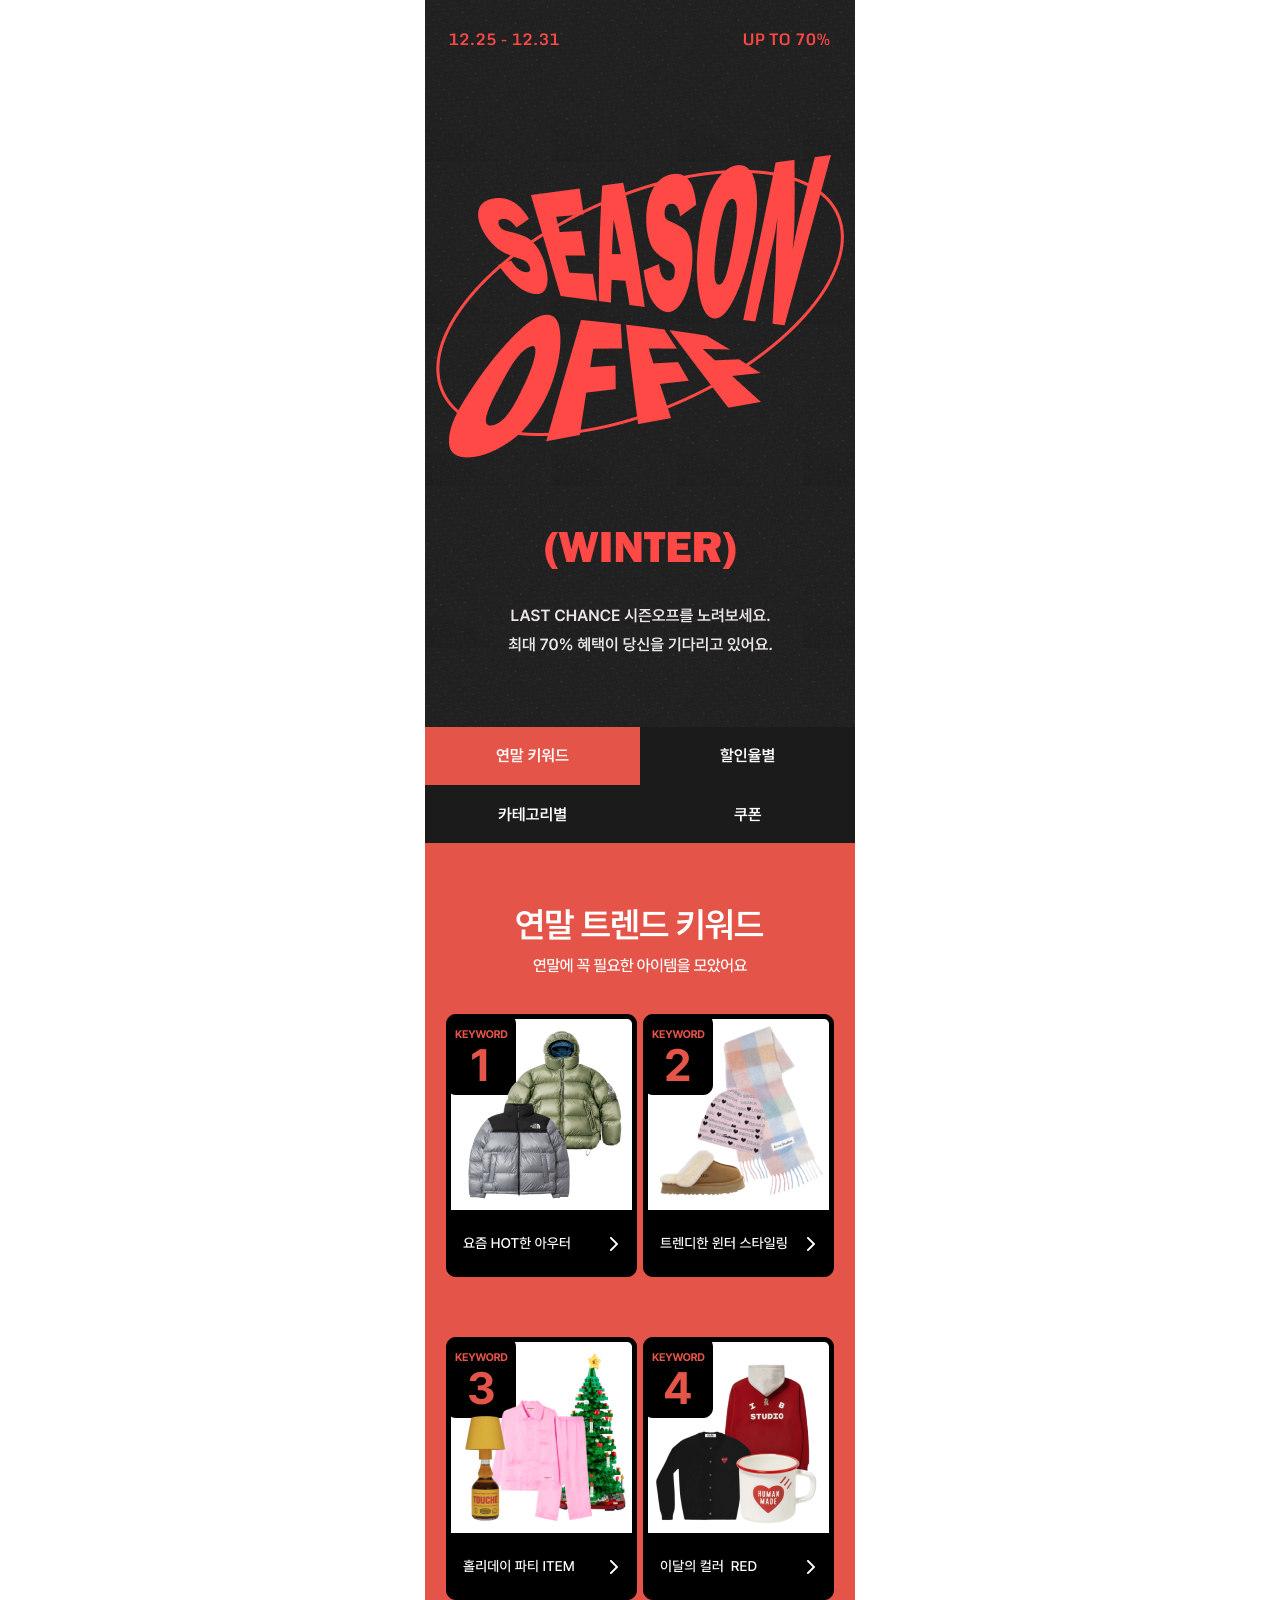
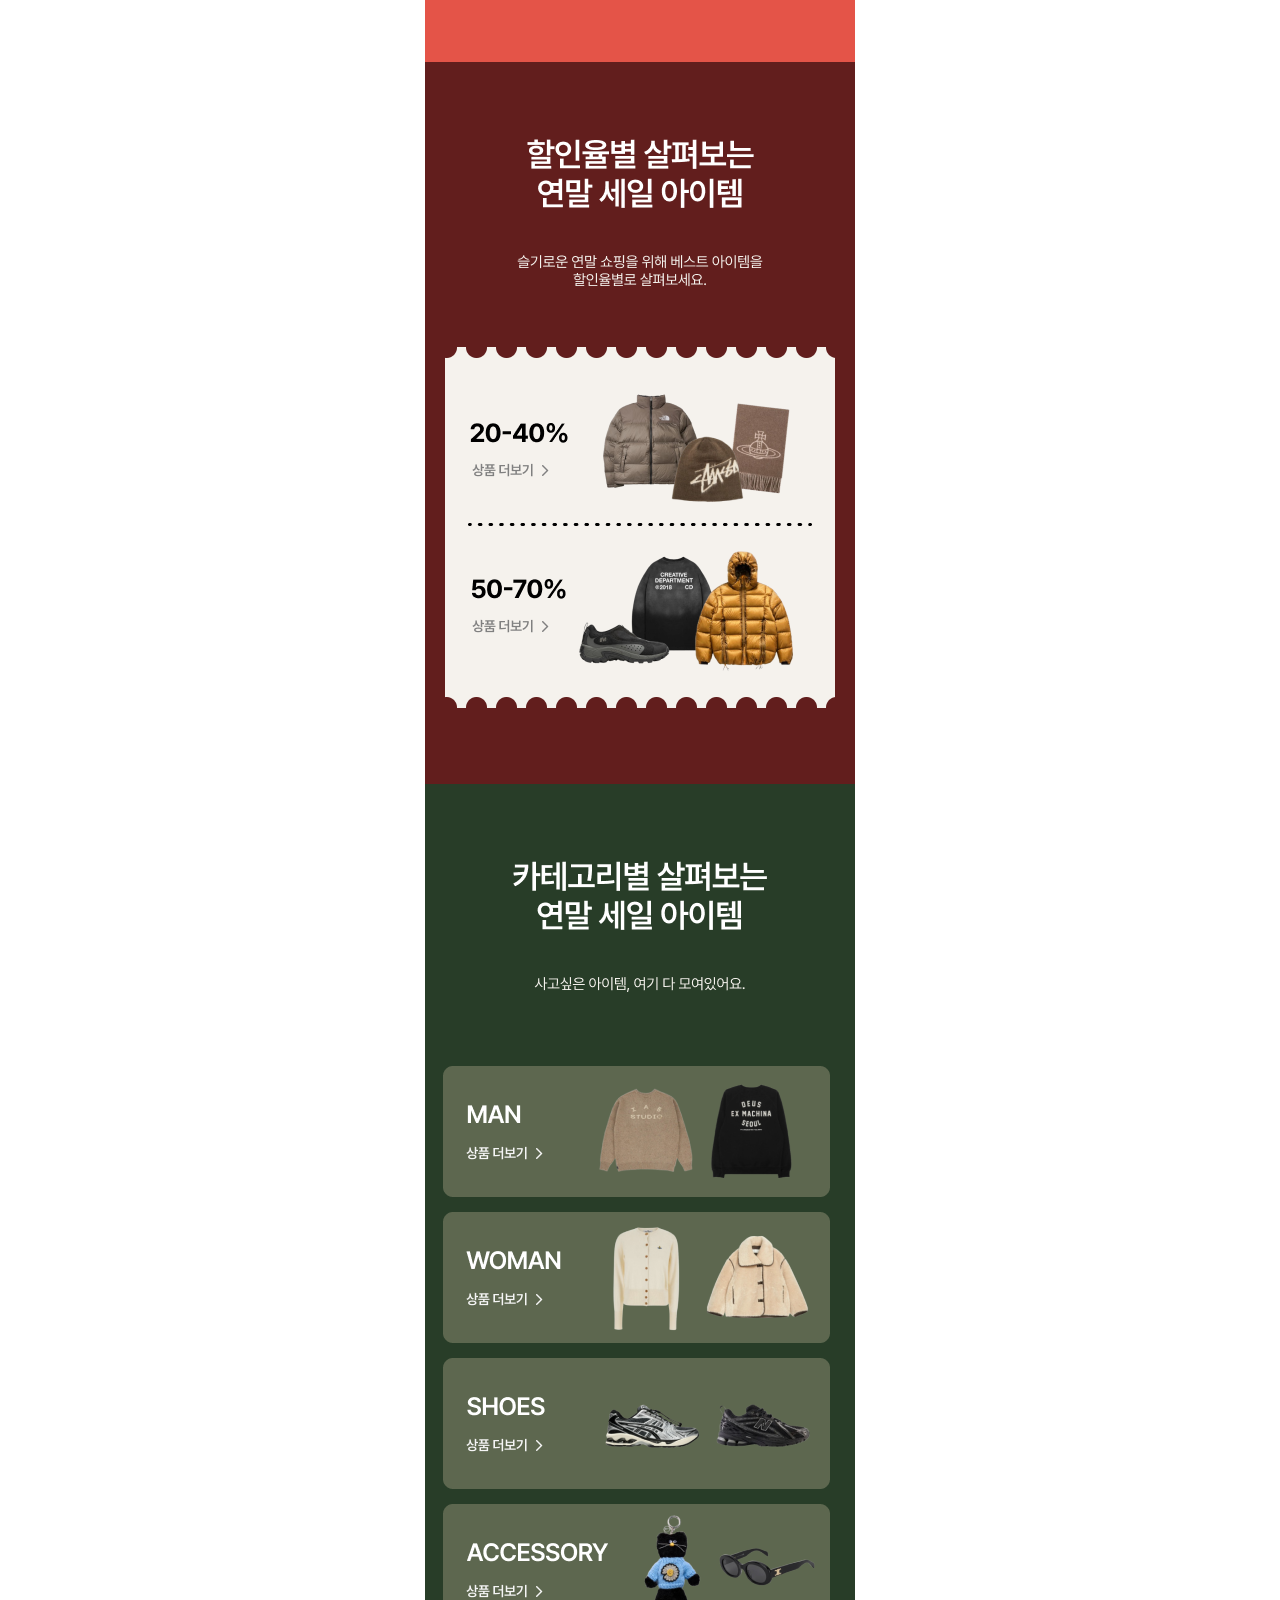
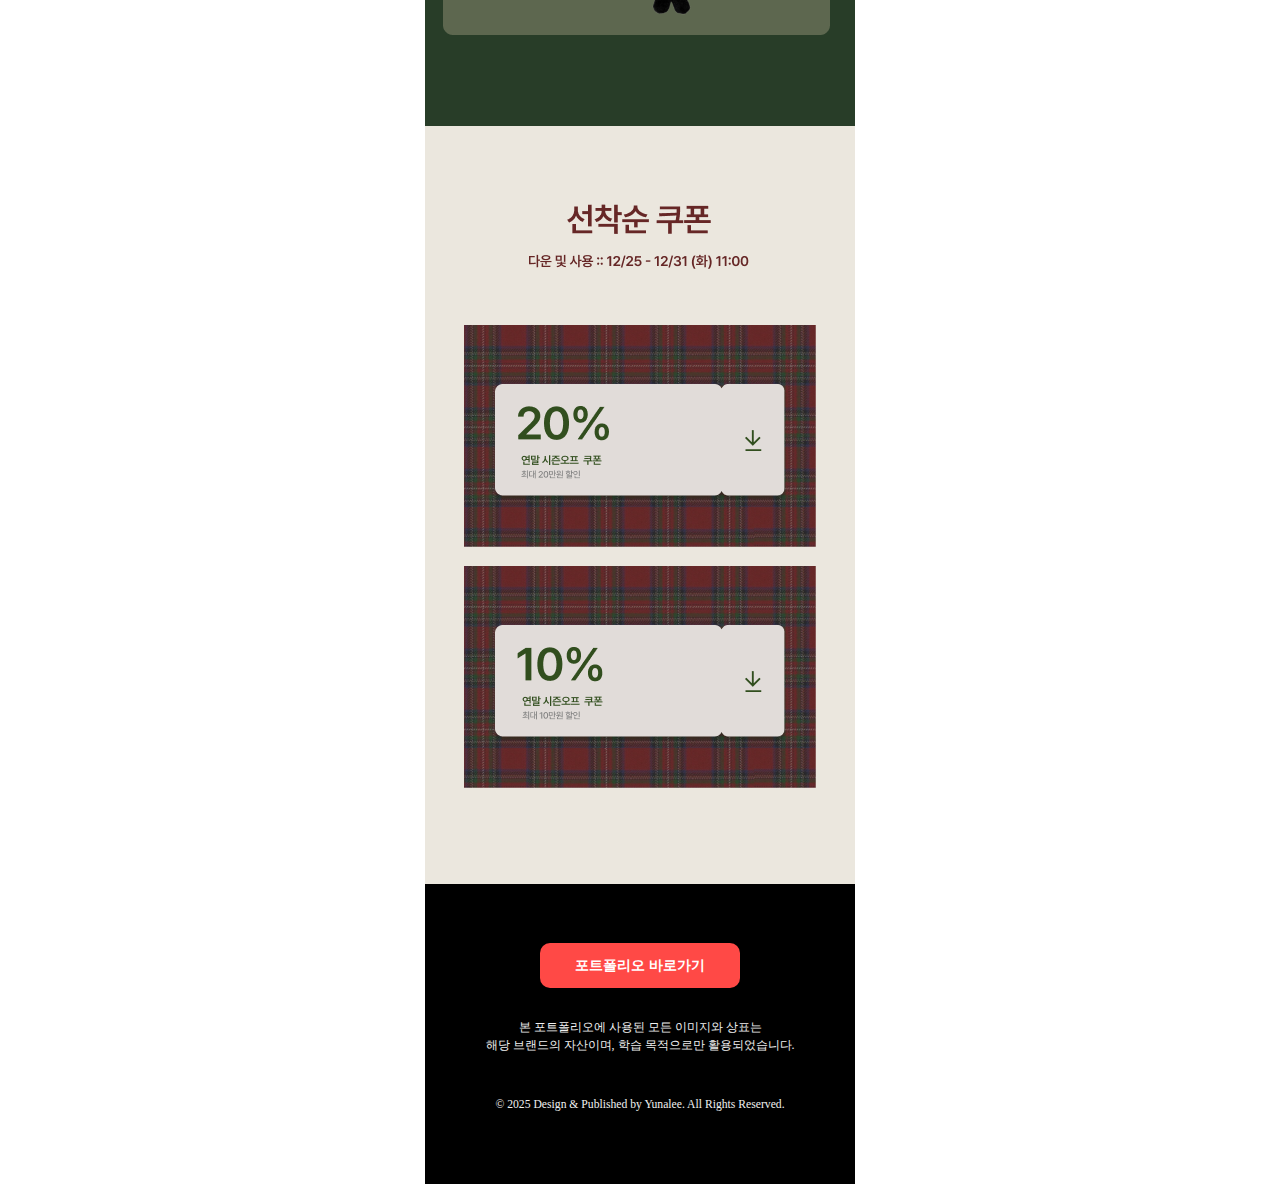
<file: project6/project6.html>
<!DOCTYPE html>
<html lang="ko">

<head>
    <meta charset="UTF-8">
    <meta name="viewport" content="width=device-width, initial-scale=1.0">
    <title>시즌오프 프로모션 페이지</title>
    <!-- favicon -->
    <link rel="icon" type="image/png" href="../images/favicon/favicon-96x96.png" sizes="96x96" />
    <link rel="icon" type="image/svg+xml" href="../images/favicon/favicon.svg" />
    <link rel="shortcut icon" href="../images/favicon/favicon.ico" />
    <link rel="apple-touch-icon" sizes="180x180" href="../images/favicon/apple-touch-icon.png" />
    <link rel="manifest" href="../images/favicon/site.webmanifest" />

    <link rel="stylesheet" href="./project6.css">
</head>

<body>
    <div class="container">
        <img src="./images/frame01.png" alt="시즌오프 인트로">
        <img src="./images/frame02.png" alt="연말 트렌드 키워드">
        <img src="./images/frame03.png" alt="할인율별 세일 아이템">
        <img src="./images/frame04.png" alt="카테고리별 세일 아이템">
        <img src="./images/frame05.png" alt="선착순 쿠폰폰">
    </div>

    <footer class="footer">
        <div class="link">
            <a href="../index.html">포트폴리오 바로가기</a>
        </div>
        <p>본 포트폴리오에 사용된 모든 이미지와 상표는<br>해당 브랜드의 자산이며, 학습 목적으로만 활용되었습니다.</p>
        <small>&copy; 2025 Design & Published by Yunalee. All Rights Reserved.</small>
    </footer>
</body>

</html>
</file>
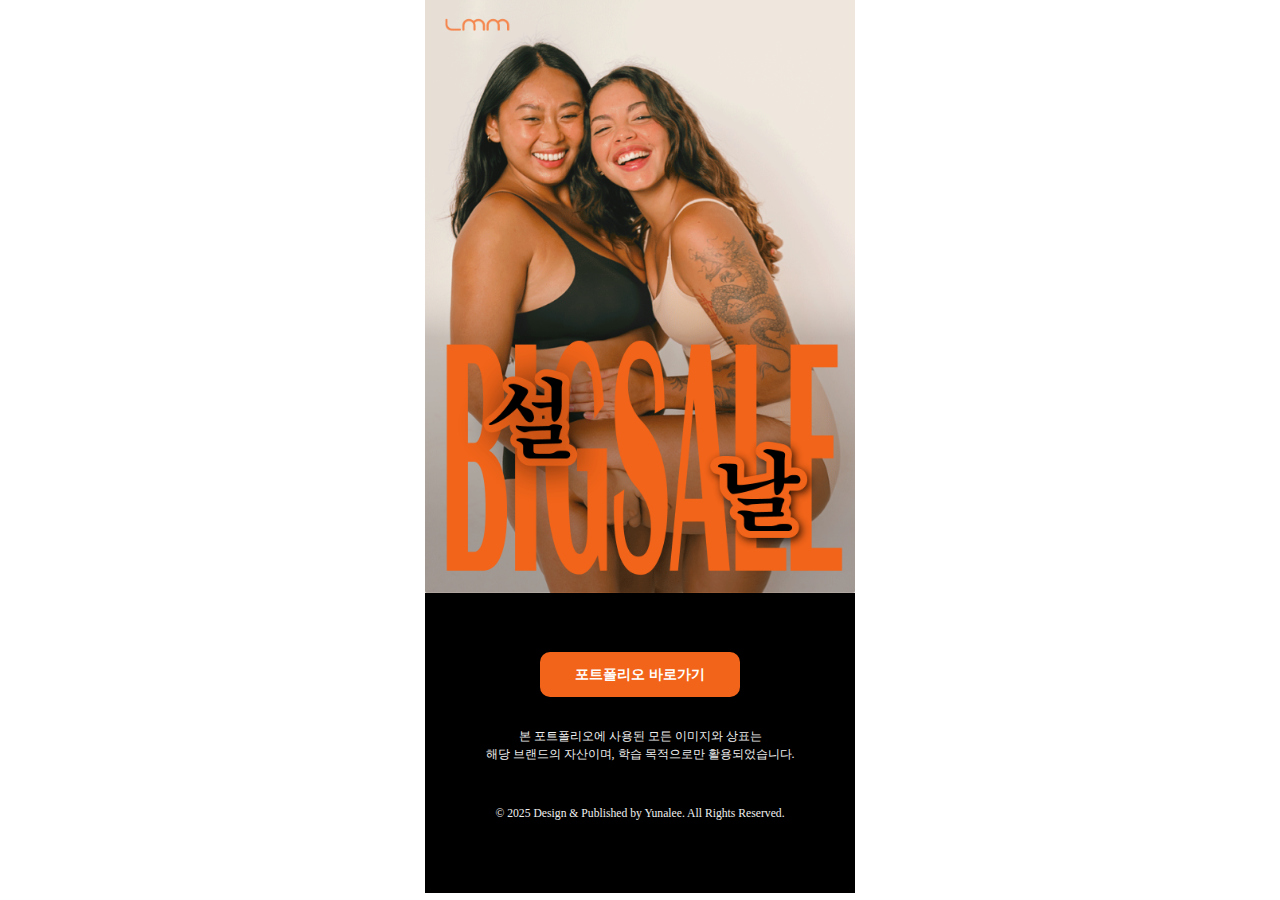
<file: project6/project7.html>
<!DOCTYPE html>
<html lang="ko">

<head>
    <meta charset="UTF-8">
    <meta name="viewport" content="width=device-width, initial-scale=1.0">
    <title>SNS 카드뉴스 디자인</title>
    <!-- favicon -->
    <link rel="icon" type="image/png" href="../images/favicon/favicon-96x96.png" sizes="96x96" />
    <link rel="icon" type="image/svg+xml" href="../images/favicon/favicon.svg" />
    <link rel="shortcut icon" href="../images/favicon/favicon.ico" />
    <link rel="apple-touch-icon" sizes="180x180" href="../images/favicon/apple-touch-icon.png" />
    <link rel="manifest" href="../images/favicon/site.webmanifest" />

    <link rel="stylesheet" href="./project7.css">
</head>

<body>
    <div class="container">
        <img src="./images/sns01.png" alt="러브미모스트 sns 콘텐츠 디자인">

    </div>

    <footer class="footer">
        <div class="link">
            <a href="../index.html">포트폴리오 바로가기</a>
        </div>
        <p>본 포트폴리오에 사용된 모든 이미지와 상표는<br>해당 브랜드의 자산이며, 학습 목적으로만 활용되었습니다.</p>
        <small>&copy; 2025 Design & Published by Yunalee. All Rights Reserved.</small>
    </footer>
</body>

</html>
</file>
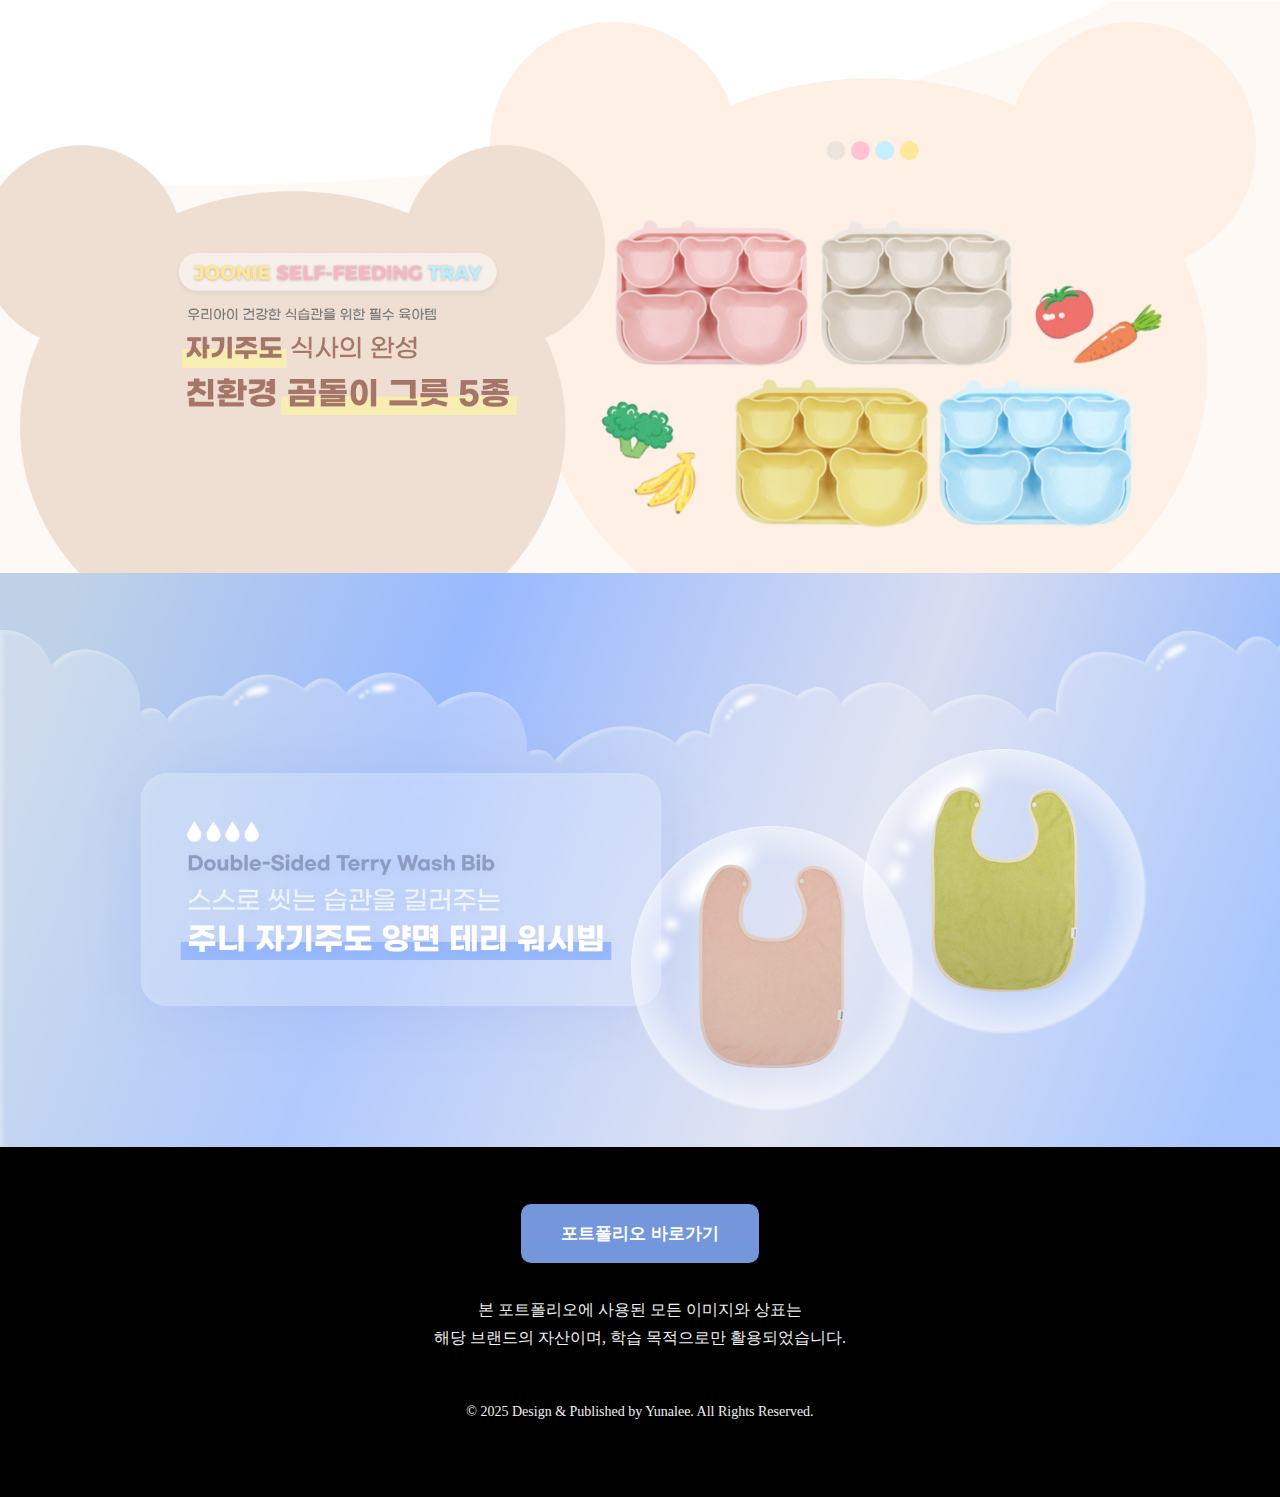
<file: project6/project8.html>
<!DOCTYPE html>
<html lang="ko">

<head>
    <meta charset="UTF-8">
    <meta name="viewport" content="width=device-width, initial-scale=1.0">
    <title>배너 디자인</title>
    <!-- favicon -->
    <link rel="icon" type="image/png" href="../images/favicon/favicon-96x96.png" sizes="96x96" />
    <link rel="icon" type="image/svg+xml" href="../images/favicon/favicon.svg" />
    <link rel="shortcut icon" href="../images/favicon/favicon.ico" />
    <link rel="apple-touch-icon" sizes="180x180" href="../images/favicon/apple-touch-icon.png" />
    <link rel="manifest" href="../images/favicon/site.webmanifest" />

    <link rel="stylesheet" href="./project8.css">
</head>

<body>
    <div class="container">
        <img src="./images/banner2.png" alt="joonie 자기주도 워시빕 배너">
        <img src="./images/banner1.png" alt="joonie 자기주도 곰돌이 그릇 배너">

    </div>

    <footer class="footer">
        <div class="link">
            <a href="../index.html">포트폴리오 바로가기</a>
        </div>
        <p>본 포트폴리오에 사용된 모든 이미지와 상표는<br>해당 브랜드의 자산이며, 학습 목적으로만 활용되었습니다.</p>
        <small>&copy; 2025 Design & Published by Yunalee. All Rights Reserved.</small>
    </footer>
</body>

</html>
</file>
<file: assets/styles/common.css>
@charset "utf-8";

/***** fonts *****/
/* IBM Plex Mono */
/* 
@font-face {
	font-family: 'IBM Plex Mono';
	font-weight: 500;
  font-style: normal;
   */
@import url(../styles/IBMPlexMono_font.css);

/* Pretendard Variable */
/*
@font-face {   
	font-family: 'Pretendard Variable'; 
*/
@import url(../styles/pretendardvariable.css);

/* Prompt */
/* 
@font-face {
  font-family: "Prompt";
  font-weight: 500;
  font-style: normal;
   */
@import url(../styles/Prompt_font.css);

/***** fonts *****/
/* @font-face {   
    font-family: "Quantico"; */
    @import url(../styles/Quantico_font.css);



/**** font-family-setting ****/
html {
  font-family: 'Pretendard Variable';
  color: var(--color-primary)
}

header,
.index,
.btn,
.list-title-sm,
.contacts-box,
.copyright {
  font-family: 'IBM Plex Mono';
}

.list-title-lg,
.list-title,
.footer-title-wrapper {
  font-family: 'Prompt';
}


.list-title-md {
  font-family: "Quantico";
}




/**** css 변수 ****/
:root {
  --font-main-title-xxlg: 5rem;
  /*80px*/
  --font-main-title-xlg: 4.375rem;
  /*70px*/
  --font-list-title-lg: 3.75rem;
  /*60px*/
  --font-list-title-md: 2.5rem;
  /*40px*/
  --font-list-title-sm: 1.25rem;
  /*20px*/
  --font-basic: 1rem;
  /*16px*/
  --font-xs: 0.8125rem;
  /*13px*/


  --color-primary: #B1EA11;
  --border-primary: 1px solid var(--color-primary);
  --border-gray: 1px solid hsla(0, 0%, 100%, .15);

  --bg-dgray: #262626;
  --bg-black: #181818;
  --bg-clear-black: rgba(77, 77, 77, .3);

  --color-white: #fff;
  --color-gray: #484848;
  --color-black: #181818;

  --spacing-3xlg: 6.25rem;
  /* 100px */
  --spacing-xlg: 2.5rem;
  /* 40px */
  --spacing-lg: 1.875rem;
  /* 30px */
  --spacing-md: 1.25rem;
  /* 20px */
  --spacing-sm: 1.125rem;
  /* 18px */
  --spacing-xsm: 0.625rem;
  /* 10px */
}


/**** global style ****/
/* 부드러운 스크롤 */
html {
  scroll-behavior: smooth;
}

/* 드래그 */
html ::selection {
  background-color: var(--color-primary);
  color: var(--color-white);
}

/* 스크롤바 */
html ::-webkit-scrollbar {
  width: 15px;
}

html ::-webkit-scrollbar-track {
  background-color: var(--color-primary);
}

html ::-webkit-scrollbar-thumb {
  background-color: var(--color-black);
  border: var(--border-primary);
  border-radius: 20px;
}


/**** font-size-setting ****/
p {
  font-size: var(--font-basic);
  line-height: 25px;
}

h2 {
  font-size: var(--font-main-title-xxlg);
  font-weight: 700;
}

h3 {
  font-size: var(--font-main-title-xlg);
  font-weight: 700;
  line-height: 63px;
}

.list-title-lg {
  font-size: var(--font-list-title-lg);
  line-height: 60px;
}

.list-title-md {
  font-size: var(--font-list-title-md);
  line-height: 60px;
}

.list-title-sm {
  font-size: var(--font-list-title-sm);
  line-height: 60px;
}

.footer-title-wrapper h2:last-of-type {
  font-size: 120px
}

header, .index, .btn {
  font-size: var(--font-xs);
}


/* 레이아웃 */
.flex-container {
  display: flex;
  align-items: center;
}

.grid-container {
  display: grid;
}

.margin-sm {
  margin: 0 var(--spacing-sm);
}

.margin-md {
  margin: 0 var(--spacing-md);
}

.margin-lg {
  margin: 0 var(--spacing-lg);
}

.padding-sm {
  padding: 0 var(--spacing-sm);
}

.padding-md {
  padding: 0 var(--spacing-md);
}

.padding-lg {
  padding: 0 var(--spacing-xlg);
}
/* 전체 공통 여백 40px */

.padding-top-lg {
  padding: var(--spacing-3xlg) var(--spacing-xlg) 0;
  /* 탑 100px / 사이드 30px */
}




/* 기타 */
.btn {
  display: inline-block;
  border: var(--border-primary);
  border-radius: .5rem;
  padding: 8px 25px;
  margin-top: 20px;
}

.btn:hover {
  background-color: var(--color-primary);
  color: var(--color-black);
  border: var(--border-primary);
  border-radius: .5rem;
  padding: 8px 25px;
  margin-top: 20px;
}


.index {
  margin-bottom: 20px;
}


.personal-projects {
  position: relative;
}
/* .personal-projects .index::before {
  content: "";
  position: absolute;
  left: 30px;
  top: 50px;
  height: 1px;
  width: calc(100% - 60px);
  background: var(--color-primary);
} */
</file>
<file: index.css>
@charset "utf-8";

/**** header ****/
#navbar {
  width: 100%;
  height: 70px;
  padding: 0 40px;

  position: fixed;
  top: 0;
  z-index: 9999;

  grid-template-columns: repeat(3, 1fr);
  align-content: center;

  background-color: transparent;
  backdrop-filter: blur(5px);
}


.header h1 {
  line-height: 60px;
}

.header .main-nav {
  justify-content: center;
}

.header .main-nav-box {
  background-color: var(--bg-clear-black);
  border: var(--border-gray);
  border-radius: .5rem;
  padding: 4px;
}

.header .main-nav li a {
  display: block;
  width: 110px;
  text-align: center;
  padding: 3px 0;
  border-radius: .5rem;
}

.header .main-nav li:first-of-type a {
  background-color: var(--color-primary);
  color: var(--color-black);
}

.header .side-nav a {
  padding: 8px 20px;
  border-radius: .5rem;
}

.side-nav {
  justify-content: flex-end;
  column-gap: 1rem;
}

.side-nav li:last-of-type a {
  background-color: var(--color-primary);
  color: var(--color-black);
}


/**** main-contents ****/

/**** 00. main-intro ****/
.main-intro {
  height: 100vh;
  background-color: var(--bg-dgray);
}

.main-intro .upper-box {
  height: 80vh;
  position: relative;
}

/* lottie */
.main-intro .intrographic {
  width: 60%;
  position: absolute;
  bottom: 0px;
  right: 0;
}

.main-intro .background-box {
  height: 20vh;
}

.main-intro .intro-txt-wrapper {
  padding-top: 29rem;
  position: relative;
}

.background-box {
  background-color: var(--bg-black);
  padding: 2.1875em;
}

.intro-txt-box {
  justify-content: space-between;
  border: var(--border-primary);
  border-left: none;
  border-right: none;
  padding: 30px 0;
  height: 120px;
}

.intro-txt-box .itro-subtitle p {
  line-height: 25px;
}

.intro-txt-box .intro-box {
  border-left: 1px solid var(--color-primary);
  height: 120px;
  width: 25%;
  min-width: 400px;
  justify-content: center;
}

.intro-txt-box .intro-box a {
  border: 1px solid var(--color-primary);
  border-radius: .5rem;
  padding: 10px 70px;
  font-family: 'IBM Plex Mono';
}

.intro-txt-box .intro-box a:hover {
  background-color: var(--color-primary);
  color: var(--color-black);
}




/**** [001.Team Projects] ****/
.team-projects {
  height: 100vh;
  background-color: var(--bg-black);
  grid-template-columns: repeat(2, 1fr);
}

.team-projects .team-projects-box {
  grid-template-rows: repeat(2, 1fr);
}

.team-projects .team-projects-box .list-title-lg h4:nth-of-type(2) {
  font-size: var(--font-list-title-md);
}

.team-projects .team-projects-box .list-title-lg h4:last-of-type {
  color: var(--color-gray);
  font-size: var(--font-list-title-md);
  line-height: 30px;
}

.team-projects .team-projects-box .team-project-txt {
  padding-top: var(--spacing-3xlg);
  color: var(--color-white);
}

.team-projects .team-projects-box .team-project-txt p {
  line-height: 30px;
}

.team-projects .team-projects-box .team-project-txt p strong:first-child {
  display: inline-block;
  padding: 0 5px 0 0;
  font-weight: 600;
}

.team-projects .team-projects-box .team-project-txt p:nth-child(2) strong {
  font-size: 1.2rem;
  color: var(--color-primary);

}

.team-projects .team-projects-box .team-project-txt p:nth-child(3) strong {
  color: var(--color-primary);
  font-size: 1.1rem;
}

.team-projects .team-projects-box .team-project-txt .btn-box {
  margin: 50px 0 0 0;
  color: var(--color-primary);
}

.team-projects .team-projects-box .team-project-txt .btn-box a {
  margin: 5px;
  min-width: 150px;
  text-align: center;
}

/* 앱 모션 박스 (추후 추가 예정) */
.app-motion-box {
  justify-content: center;
  padding-bottom: 50px;
}

.app-motion-box img {
  display: block;
  height: 640px;
  width: 310px;
  border-radius: .8rem;
}




/**** [002. Personal projects] ****/
.personal-projects {
  height: 100vh;
  background-color: var(--bg-black);
}

.personal-projects .personal-pj-wrapper {
  grid-template-columns: repeat(3, 1fr);
  margin-top: 50px;
  place-items: center;
  color: var(--color-white);
}

.personal-projects .personal-pj-wrapper .personal-pj-box {
  border: var(--border-primary);
  border-left: none;
  width: 100%;
  padding: 30px 35px;
}

.personal-projects .personal-pj-wrapper .personal-pj-box:last-child {
  border-right: none;
}

.personal-projects .personal-pj-wrapper img {
  display: block;
  height: 320px;
  width: 100%;
  background-color: var(--bg-dgray);
}

.personal-projects .personal-pj-wrapper .personal-pj-box .personal-pj-one {
  background: url(./images/cayl-cover.svg) 50% /cover no-repeat;
  height: 320px;
  margin-bottom: 20px;
}

.personal-projects .personal-pj-wrapper .personal-pj-box .personal-pj-two {
  background: url(./images/dropdrop.svg) 50% /cover no-repeat;
  height: 320px;
  margin-bottom: 20px;
}

.personal-projects .personal-pj-wrapper .personal-pj-box .personal-pj-three {
  background: url(./images/aromaticaaaa.png) 50% /cover no-repeat;
  height: 320px;
  margin-bottom: 20px;
}

.personal-projects .personal-pj-wrapper .personal-pj-box .btn-box {
  display: flex;
  gap: 10px;
}





/**** [003. Other projects] ****/
.other-projects {
  height: 100vh;
  background-color: var(--bg-black);
}

.other-projects .other-title-wrapper {
  height: 60vh;
  display: inline-block;
  padding-top: 200px;
}

.other-projects .other-title-wrapper .list-title-md {
  color: var(--color-gray);
}

.other-projects .list-title-lg {
  background: url(./images/arrow_outward_icon.svg) no-repeat 420px 50% / 55px;
}

.other-projects .other-project-txt {
  color: var(--color-white);
  padding-top: 20px;
}




.other-container {
  justify-content: space-between;
  align-items: center;
  margin-top: 100px;
}

/* 코드펜 */
.cards h1 {
  color: var(--color-primary);
  font-family: "Quantico";
  font-size: 30px;
  margin-bottom: 20px;
  z-index: 999;
}

.cards p {
font-size: 16px;
}
.cards {
  margin: 0;
  height: 60vh;
  width: 1100px;
  border-radius: 10px;

  display: flex;
  justify-content: center;
  align-items: center;
  background-color: #C0FC75;
  overflow: hidden;
}

.card {
  background: #17141d;
  min-width: 280px;
  width: 280px;
  min-height: 400px;
  border-radius: 10px;
  padding: 1.5rem;
  box-shadow: -0.5rem 0 3rem rgb(0, 0, 0, 0.5);
  transition: 0.3s;
  --distance: -50px;
  color: white;
  font-weight: 400;

}


.card:nth-child(1) {
  background: url(./project6/images/card1.png) 50% /cover no-repeat;

}
.card:nth-child(2) {
  background: url(./project6/images/card2.png) 50% /cover no-repeat;
}
.card:nth-child(3) {
  background: url(./project6/images/card4.png) 50% /cover no-repeat;
}





.card:not(:first-child) {
  margin-left: var(--distance);
}

.card:hover,
.card:focus-within {
  transform: translateY(-1rem);
}

.card:hover ~ .card,
.card:focus-within ~ .card {
  transform: translateX(calc(var(--distance) * -1));
}
































/**** [004. Skills] ****/
.skill-section {
  height: 300vh;
  background-color: var(--bg-black);
  padding-top: var(--spacing-3xlg);
  /*100px*/
}

.skill-section .skill-wrapper {
  margin: 60px 40px 100px;
}

.skill-section .skill-wrapper .card-item {
  padding: 120px 200px;
  grid-template-columns: repeat(2, 1fr);
  height: 45vh;

  background-color: var(--bg-dgray);
  color: var(--primary-color);
  border-radius: 20px;
  display: grid;
  grid-template-columns: 60% 1fr;
  gap: 100px 0;


  position: sticky;
  top: 100px;
}

.skill-section .skill-wrapper li:nth-of-type(odd) {
  background-color: var(--color-primary);
  color: var(--color-black);
}

.skill-section .skill-wrapper li:nth-of-type(odd) p {
  font-weight: 500;
}

.skill-section .skill-wrapper .skill-two .skill-txt-wrapper p:nth-of-type(5) {
  text-indent: 10px;
}
.skill-section .skill-wrapper .skill-two .skill-txt-wrapper p:nth-of-type(6) {
  text-indent: 10px;
}
.skill-section .skill-wrapper .skill-two .skill-txt-wrapper span {
  padding-left: 20px;
}

.skill-section .skill-wrapper .skill-six .licence-box {
  display: grid;
  grid-template-columns: repeat(2, 1fr);
  grid-template-rows: repeat(2, 1fr);
  gap: 10px;
}

.skill-section .skill-wrapper .skill-six .licence-box li {
  padding: 0;
  height: 11vh;
  border: var(--border-primary);
  display: flex;
  justify-content: center;
  background-color: transparent;
  color: var(--color-primary);
  text-align: center;
  place-items: center;
  border-radius: .5rem;
}






































/**** footer ****/
footer {
  height: 100vh;
  background-color: var(--color-primary);
}

footer .footer-title-wrapper {
  height: 55vh;
  padding-top: 250px;
}

footer .footer-title-wrapper h2 {
  text-align: center;
  color: var(--color-black);
}

footer .footer-title-wrapper h2:last-child {
  font-size: 7.5rem;
  line-height: 60px;
}

footer .contacts-box {
  background-color: var(--color-black);
  height: 45vh;
  width: 80%;
  margin: 0 auto;
  padding: 50px 50px 30px;

  grid-template-columns: repeat(2, 1fr);
  grid-template-rows: repeat(2, 1fr);

  align-items: center;

  position: relative;
}

footer .contacts-box ul li {
  width: 130px;
}

footer .contacts-box ul li a {
  display: block;
  padding: 20px;
  transition: color .3s ease-in-out, box-shadow .3s ease-in-out;

}

footer .contacts-box ul li a:hover {
  /* background-color: var(--color-primary); */
  box-shadow: inset 150px 0 0 0 var(--color-primary);

  color: var(--color-black);
  /* border-radius: .5rem; */
}

footer .contacts-box .contacts-box-left {
  justify-items: start;
}

footer .contacts-box .contacts-box-right {
  justify-items: end;
  text-align: end;
}

footer .contacts-box .copyright {
  grid-column: 1 / 3;

  position: absolute;
  bottom: 30px;
  left: 50%;
  transform: translateX(-50%);
}
</file>
<file: project2/assets/styles/project-two-common.css>
@charset "utf-8";

/***** fonts *****/
/* 
@font-face {
	font-family: 'IBM Plex Mono';
	font-weight: 500;
  font-style: normal;
   */
@import url(../../../assets/styles/IBMPlexMono_font.css);

/*
@font-face {   
	font-family: 'Pretendard Variable'; 
*/
@import url(../../../assets/styles/pretendardvariable.css);
@import url(../../../assets/styles/Quantico_font.css);



/**** font-family-setting ****/
html {
  font-family: 'Pretendard Variable';
  color: var(--color-black)
}
header {
  font-family: 'IBM Plex Mono';
}



/**** css 변수 ****/
:root {
  --font-main-title-xxlg: 5rem;
  /*80px*/
  --font-main-title-xlg: 4.375rem;
  /*70px*/
  --font-list-title-lg: 3.75rem;
  /*60px*/
  --font-list-title-md: 2.5rem;
  /*40px*/
  --font-list-title-sm: 1.25rem;
  /*20px*/
  --font-basic: 1rem;
  /*16px*/
  --font-xs: 0.8125rem;
  /*13px*/


  --color-primary: #B1EA11;
  --border-primary: 1px solid var(--color-primary);
  --border-gray: 1px solid hsla(0, 0%, 100%, .15);

  --bg-dgray: #262626;
  --bg-black: #181818;
  --bg-clear-black: rgba(77, 77, 77, .3);

  --color-white: #fff;
  --color-gray: #484848;
  --color-black: #181818;

  --spacing-3xlg: 6.25rem;
  /* 100px */
  --spacing-xlg: 2.5rem;
  /* 40px */
  --spacing-lg: 1.875rem;
  /* 30px */
  --spacing-md: 1.25rem;
  /* 20px */
  --spacing-sm: 1.125rem;
  /* 18px */
  --spacing-xsm: 0.625rem;
  /* 10px */
}





/**** global style ****/
/* 부드러운 스크롤 */
html {
  scroll-behavior: smooth;
}

/* 드래그 */
html ::selection {
  background-color: var(--color-primary);
  color: var(--color-white);
}

/* 스크롤바 */
html ::-webkit-scrollbar {
  width: 15px;
}

html ::-webkit-scrollbar-track {
  background-color: var(--color-primary);
}

html ::-webkit-scrollbar-thumb {
  background-color: var(--color-black);
  border: var(--border-primary);
  border-radius: 20px;
}



/**** font-size-setting ****/
p {
  font-size: var(--font-basic);
  line-height: 25px;
}

h2 {
  font-size: var(--font-main-title-xxlg);
  font-weight: 700;
}

h3 {
  font-size: var(--font-main-title-xlg);
  font-weight: 700;
  line-height: 60px;
}

.list-title-lg {
  font-size: var(--font-list-title-lg);
  line-height: 60px;
}

.list-title-md {
  font-size: var(--font-list-title-md);
  line-height: 60px;
}

.list-title-sm {
  font-size: var(--font-list-title-sm);
  line-height: 60px;
}

.footer-title-wrapper h2:last-of-type {
  font-size: 120px
}

header,
.index,
.btn {
  font-size: var(--font-xs);
}


/* 레이아웃 */
.flex-container {
  display: flex;
  align-items: center;
}

.grid-container {
  display: grid;
}




/**** header ****/
/* 상단 고정 네비게이션바 영역 */
#navbar {
  width: 100%;
  height: 70px;
  padding: 0 20px;
  position: fixed;
  top: 0;
  z-index: 9999;
  grid-template-columns: repeat(3, 1fr);
  align-content: center;
  background-color: var(--bg-dgray);
  border-bottom: var(--border-primary);
  color: var(--color-primary);
}
.header h1 {
  line-height: 60px;
}
.header .main-nav {
  justify-content: center;
}
.header .main-nav-box {
  background-color: var(--bg-clear-black);
  border: var(--border-gray);
  border-radius: .5rem;
  padding: 4px;
}
.header .main-nav li a {
  display: block;
  width: 110px;
  text-align: center;
  padding: 3px 0;
  border-radius: .5rem;
}
.header .main-nav li:first-of-type a {
  background-color: var(--color-primary);
  color: var(--color-black);
}
.header .side-nav a {
  padding: 8px 20px;
  border-radius: .5rem;
}
.side-nav {
  justify-content: flex-end;
  column-gap: 1rem;
}
.side-nav li:last-of-type a {
  background-color: var(--color-primary);
  color: var(--color-black);
}


/* 공통 */
.sub-title {
  font-family: "Quantico";
  font-size: 50px;
  margin-bottom: 130px;
}
</file>
<file: project2/index.css>
@charset "utf-8";

/***** fonts *****/
/* @font-face {   
    font-family: "Quantico"; */
@import url(../assets/styles/Quantico_font.css);



/* main-side-bar 고정바 영역 */
.main-side-bar {
  width: 18%;
  min-width: 344px;
  height: 100vh;
  overflow: hidden;
  position: fixed;
  top: 70px;
  left: 0;
  background-color: #000;
  padding: 100px 40px;
  box-sizing: border-box;
  z-index: 999999;
}

/* main-contents 콘텐츠 영역 */
.main-contents {
  width: 82%;
  min-width: 1300px;
  margin-left: 18%;
}





/* main-side-bar 사이드 고정바 */
.main-side-bar p:first-child {
  font-family: 'IBM Plex Mono';
  color: var(--color-primary);
}

.main-side-bar .txt-wrapper {
  padding-top: 250px;
  display: flex;
  flex-direction: column;
  align-items: start;
  color: var(--color-white);
}

.main-side-bar .txt-wrapper img {
  filter: invert(100%);
  height: 80px;
  width: 150px;
}

.main-side-bar p:nth-child(2) {
  margin-top: 50px;
  font-size: 25px;
  font-weight: bold;
}

.main-side-bar p:nth-child(3) {
  margin-top: 20px;
}

.main-side-bar .main-link-btn {
  margin-top: 50px;
  font-weight: bold;
  font-size: 1.1rem;
  letter-spacing: 0.5px;
  display: inline-block;
  background-color: var(--color-primary);
  color: var(--color-black);
  border: var(--border-primary);
  border-radius: .5rem;
  padding: 20px 40px;
  width: 100%;
  text-align: center;
}

.main-side-bar .main-link-btn:hover {
  background-color: transparent;
  border: var(--border-primary);
  color: var(--color-primary);
}











/* main - intro 메인 인트로 */
.main-contents .main-intro {
  flex-direction: column;
  justify-content: center;
  color: var(--color-white);
  background-color: var(--color-black);
  height: 100vh;
  padding-top: 70px;
}

.main-contents .main-intro h2 {
  font-family: 'Times New Roman', Times, serif;
  align-items: flex-start;
  width: 60%;
  font-size: 100px;
  font-weight: 900;
}

.main-contents .main-intro h3 {
  font-family: "Quantico";
  justify-content: flex-end;
  width: 60%;
  font-size: 77px;
  font-weight: 300;
}

.main-contents .main-intro img {
  margin-top: 70px;
  width: 900px;
}






/* sec1 - Overview 오버뷰 */
.overview {
  padding: 150px 150px 200px 150px;
}

.overview .overview-txt-box {
  text-align: center;
}

.overview .overview-txt-box p {
  font-size: 18px;
  font-weight: 600;
}

.overview .overview-txt-box p:first-child {
  padding-bottom: 30px;
}











/* sec2- Renewal Direction  리뉴얼 디렉션 */
.renewal {
  padding: 150px 150px 200px 150px;
  position: relative;
}

.renewal::before {
  content: '';
  position: absolute;
  top: 0;
  left: 0;
  right: 0;
  margin: auto;
  width: 80%;
  height: 1.5px;
  background-color: #777;
}

.renewal .renewal-wrapper {
  justify-content: space-between;
  padding: 0 100px;

}

.renewal .renewal-wrapper .box-title {
  font-family: "Quantico";
  font-size: 30px;
  text-align: center;
}

.renewal .renewal-wrapper .asis-box,
.renewal .renewal-wrapper .tobe-box {
  flex-direction: column;
  gap: 20px;
}

.renewal .renewal-wrapper .renewalbox {
  border-radius: 20px;
  border: 2px solid gray;
  height: 140px;
  width: 400px;
  padding: 30px;
  text-align: center;
}

.renewal .renewal-wrapper .asis-box .renewalbox p:first-child {
  font-weight: bold;
  margin-bottom: 10px;
}

.renewal .renewal-wrapper .asis-box .renewalbox p:last-child {
  font-size: 14px;
  line-height: 20px;
  font-weight: 500;
}

.renewal .renewal-wrapper .tobe-box .renewalbox p {
  font-weight: bold;
  padding-top: 10px;
}

.renewal .renewal-wrapper .tobe-box .renewalbox {
  background-color: var(--color-black);
  color: var(--color-white);
}


/* 화살표 */
.arrow-box {
  flex-direction: column;
  justify-content: center;
  align-items: center;
  gap: 20px;
}
.arrow-box svg {
  height: 140px;
  padding-top: 20px;
}




























/* sec3- Design Style Guide 디자인 스타일 가이드 */
.styleguide {
  background-color: #FAF7F6;
  padding: 50px 50px;
}

.styleguide .styleguide-bg {
  background-color: var(--color-white);
  padding: 100px 100px;
  border-radius: 20px;
}

.style-title {
  font-size: 25px;
  font-weight: bold;
  text-transform: uppercase;
  padding-bottom: 20px;
  display: inline-block;

}



/* 스타일 박스 그리드 영역 제어 */
.styleguide .styleguide-bg .stlye-box-wrapper {
  grid-template-columns: 1fr 1fr;
  padding: 0 100px;
}

.styleguide .styleguide-bg .stlye-box-wrapper .stylebox-color {
  grid-column: 1 / 3;
}


/* 3-1. 스타일 키워드 영역 */
.styleguide .stylebox-keyword .style-keyword-box-wrapper {
  padding: 30px 0;
  gap: 20px;
}

.styleguide .stylebox-keyword .style-keyword-box {
  height: 130px;
  width: 130px;
  border-radius: 50%;
  background-color: var(--color-black);
  display: flex;
  justify-content: center;
  align-items: center;
  text-align: center;
  color: var(--color-white);
}

.styleguide .stylebox-keyword .style-keyword-box:nth-of-type(2) {
  background-color: #656565;
}

/* 3-2. 타이포그래피 영역 */
.stlye-box-wrapper {
  position: relative;
}

.stylebox-typo {
  position: absolute;
  right: 115px;
}

.stylebox-typo .typo-box-wrapper {
  width: 350px;
  height: 150px;
  padding-top: 50px;
  font-weight: bold;
}

.stylebox-typo .typo-box-wrapper .typo-box {
  justify-content: space-between;

}

.stylebox-typo .typo-box-wrapper .typo-box p:first-child {
  font-size: 30px;
  padding-bottom: 20px;
}

.stylebox-typo .typo-box-wrapper .typo-box p:first-child span {
  font-weight: 300;
}


/* 3-3. 컬러 영역 */
.stylebox-color {
  margin-top: 50px;
}

.stylebox-color .color-wrapper {
  justify-content: space-between;
}

.stylebox-color .color-sub-title {
  font-size: 18px;
  font-weight: bold;
}

.stylebox-color .color-wrapper .color-txt {
  height: 90px;
}

.stylebox-color .color-wrapper .color-chip-box {
  width: 90px;
  height: 120px;
  border-radius: 10px;
  border: 1px solid #ddd;
  position: relative;
  overflow: hidden;
  box-shadow: 0 4px 6px rgba(0, 0, 0, 0.1);
}

.colorbox.box1 .color-chip-box {
  width: 150px;
}

.color-chip-box-wrapper {
  gap: 10px;
}

.stylebox-color .color-wrapper .color-chip-box p {
  background-color: var(--color-white);
  font-size: 12px;
  font-weight: 500;
  color: #888;
  position: absolute;
  bottom: 0;
  display: block;
  width: 100%;
  padding: 3px 10px;
  border-radius: 0 0 8px 8px;
}

.color-wrapper .box1 .color-txt p:last-child,
.color-wrapper .box3 .color-txt p:last-child {
  font-size: 15px;
  margin: 5px 0;
}

/* 공통 컬러 chip 스타일 */
.color-chip {
  height: 100%;
  width: 100%;
  border-radius: 10px;
}

/* 각 컬러 chip에 배경색 적용 */
.colorbox.box1 .color-chip-box .color-chip {
  background-color: #181818;
  /* Modern Black */
}

.colorbox.box2 .color-chip-box:nth-child(1) .color-chip {
  background-color: #FFFFFF;
  /* White */
}

.colorbox.box2 .color-chip-box:nth-child(2) .color-chip {
  background-color: #F6F6F6;
  /* Light Gray */
}

.colorbox.box2 .color-chip-box:nth-child(3) .color-chip {
  background-color: #FAF7F6;
  /* Off White */
}

.colorbox.box3 .color-chip-box:nth-child(1) .color-chip {
  background-color: #495661;
  /* Graish Blue */
}

.colorbox.box3 .color-chip-box:nth-child(2) .color-chip {
  background-color: #88A1B7;
  /* Soft Blue */
}












/* sec4- Publishing - 퍼블리싱 */
.publishing {
  padding: 200px 150px;
  justify-content: space-between;
  align-items: flex-start;
}

.publishing .sub-title {
  align-items: start;
}

.publishing .publishing-list {
  list-style: disc;
  font-size: 18px;
  padding-right: 140px;
}

.publishing .publishing-list li {
  padding: 10px 0;
}

.publishing .publishing-list li strong {
  color: red;
}











/* sec5- Problems Solutions - 문제와 해결 */
.solution {
  padding: 150px 200px 200px 150px;
  justify-content: space-between;
  align-items: flex-start;
  position: relative;
}

.solution::before {
  content: '';
  position: absolute;
  top: 0;
  left: 0;
  right: 0;
  margin: auto;
  width: 80%;
  height: 1.5px;
  background-color: #777;
}

.solution .solution-box {
  width: 50%;
}

.solution .solution-box p:nth-of-type(2) {
  display: inline-block;
  padding: 0 0 20px 25px;
  word-break: keep-all;
}

.solution .solution-box .solution-sub-title {
  font-size: 19px;
  font-weight: bold;
  margin-bottom: 20px;
}

.solution .solution-box .solution-sub-title span {
  margin-left: 23px;
}

.solution .solution-box li:nth-child(1) img {
  width: 470px;
  margin-left: 25px;
  margin-bottom: 100px;
}

.solution .solution-box li:nth-child(2) img {
  width: 550px;
  margin-left: 25px;
  margin-bottom: 100px;
}







/* sec6- review - 리뷰 */
.review {
  padding: 150px 150px 200px;
  justify-content: space-between;
  align-items: flex-start;
  position: relative;
}

.review::before {
  content: '';
  position: absolute;
  top: 0;
  left: 0;
  right: 0;
  margin: auto;
  width: 80%;
  height: 1.5px;
  background-color: #777;
}

.review .review-txt-wrapper {
  padding: 0 50px;
}
.review p {
  font-weight: 500;
  font-size: 18px;
  padding-bottom: 30px;
  overflow-wrap: break-word;
  word-break: keep-all;
}












/* final */
.end-image {
  background-color: var(--color-black);
  height: calc(100vh - 70px);
  position: relative;
}

.end-image img {
  width: 900px;
  position: absolute;
  bottom: 0;
  left: 0;
  right: 0;
  margin: auto;
}






/* 화살표 */
.arrow {
  font-size: 5rem;
  color: var(--color-white);
  animation: moveLeft 2s infinite;
  position: absolute;
  bottom: 100px;
  left: 40px;
}

/* 애니메이션 정의 */
@keyframes moveLeft {
  0% {
    transform: translateX(0);
  }

  50% {
    transform: translateX(-20px);
  }

  100% {
    transform: translateX(0);
  }
}
</file>
<file: project2/assets/styles/common.css>
@charset "utf-8";

/***** fonts *****/
/*
@font-face {   
	font-family: 'Pretendard Variable'; 
*/
@import url(../../../assets/styles/pretendardvariable.css);


/**** font-family-setting ****/
html {
  font-family: 'Pretendard Variable';
  color: var(--color-black);
}


/**** css 변수 ****/
:root {
  --font-list-title-xlg: 2.0625rem;
  /*33px*/
  --font-list-title-lg: 1.625rem;
  /*26px*/
  --font-list-title-md: 1.25rem;
  /*20px*/
  --font-list-title-sm: 1.125rem;
  /*18px*/

  --font-basic: 1rem;
  /*16px*/
  --font-sm: 0.875rem;
  /*14px*/
  --font-xs: 0.8125rem;
  /*13px*/


  --bg-lbeige: #FAF7F6;
  --bg-black: #181818; 
  --bg-clear-black: rgb(24, 24, 24, 0.5); 
  --bg-graish-blue: #495661;
  --bg-graish-light-blue: #88A1B7;

  --color-white: #fff;
  --color-black: #181818;
}


/**** global style ****/
/* 부드러운 스크롤 */
html {
  scroll-behavior: smooth;
}


/**** font-size-setting ****/
p {
  font-size: var(--font-basic);
  line-height: 25px;
}
h2 {
  font-size: var(--font-list-title-xlg);
  font-weight: 500;
  padding: 50px 0 30px 0;
}
.title {
  font-size: clamp(2.0625rem, 3vw, 3.125rem);
}
h3 {
  font-size: var(--font-list-title-lg);
  font-weight: 700;
  line-height: 50px;
}

.intro_title_sm {
  font-size: var(--font-sm);
}

.category-list {
  font-size: var(--font-list-title-sm);
  /* 18px */
}


.recommend .recommend-list li p {
  font-size: var(--font-list-title-sm);
  /* 18px */
}

.brand_story p {
  font-size: var(--font-list-title-md);
  /* 20px */
}

.footer p, .footer a { 
  font-size: var(--font-sm);
  line-height: 30px;
}


--------------------------------
.list-title-lg {
  font-size: var(--font-list-title-lg);
  line-height: 60px;
}

.list-title-md {
  font-size: var(--font-list-title-md);
  line-height: 60px;
}

.list-title-sm {
  font-size: var(--font-list-title-sm);
  line-height: 60px;
}

.footer-title-wrapper h2:last-of-type {
  font-size: 120px
}

header, .index, .btn {
  font-size: var(--font-xs);
}


/* 배경, 여백 셋팅 */
.category, .products {
  background-color: var(--bg-lbeige);
}
.launch {
  background-color: var(--color-white);
}
.recommend, .footer {
  background-color: var(--bg-black);
  color: var(--color-white);
}


/* 레이아웃 */
.flex-container {
  display: flex;
  /* align-items: center; */
}
.grid-container {
  display: grid;
}
.transit {
  transition: 0.3s;
}



/* 여백 */
.margin-sm {
  margin: 0 15px;
}

.margin-md {
  margin: 0 var(--spacing-md);
}

.margin-lg {
  margin: 0 var(--spacing-lg);
}

.padding-sm {
  padding-left: 15px;
  /* 섹션 공통 left 15px */
}

.padding-md {
  padding: 0 var(--spacing-md);
}

.padding-lg {
  padding: 0 var(--spacing-lg);
}
/* 전체 공통 여백 30px */

.padding-top-lg {
  padding: var(--spacing-3xlg) var(--spacing-lg) 0;
  /* 탑 100px / 사이드 30px */
}




/* 기타 btn */
.btn {
  font-weight: bold;
  display: inline-block;
  background-color: var(--color-white);
  color: var(--color-black);

  border-radius: 30px;
  height: 50px;
  padding: 15px 25px;
  cursor: pointer; 
}
.btn:hover {
  background-color: var(--color-black);
  color: var(--color-white);
}

.btn_two {
  display: inline-block;
  background-color: var(--bg-clear-black);
  color: var(--color-white);
  font-size: clamp(16px, 2vw, 18px);
  border-radius: 30px;
  padding: 15px 31px;
  margin: 25px 0;
  cursor: pointer; 
}


.btn_two:hover {
  background-color: var(--bg-black);
}



.circle-button {
  width: 50px; 
  height: 50px; 
  border: 2px solid var(--color-white);
  border-radius: 50%; 
  background-color: transparent; 

  position: relative; 
  cursor: pointer; 
  display: flex;
  align-items: center;
  justify-content: center;
  transition: transform 0.3s ease; 
}
.circle-button::before {
  content: ''; /* 화살표는 빈 내용 */
  display: block;
  width: 16px; /* 화살표 가로 길이 */
  height: 2px; /* 막대기 두께 */
  background-color: white; /* 화살표 색상 */
  position: absolute;
  transform: rotate(0); /* 초기 상태 */
}
.circle-button::after {
  content: ''; /* 빈 내용 */
  display: block;
  width: 12px; /* 화살표 너비 */
  height: 12px; /* 화살표 높이 */
  border-right: 2px solid white; /* 오른쪽 선 */
  border-top: 2px solid white; /* 위쪽 선 */
  transform: rotate(45deg); /* 화살표 방향 조정 */
  position: absolute; /* 버튼 내부 위치 설정 */
}

.circle-button:hover {
  background-color: rgb(255, 255, 255, 0.5);
}


/* 기타 - 페이지 내비게이션 공통 */
.category-pagination,
.lookbook-pagination,
.products-pagination,
.launch-pagination,
.recommend-pagination {
  text-align: center;
  margin-top: 20px;
  /* background-color: red; */
}
</file>
<file: project2/project2.css>
@charset "utf-8";

/* 모바일ver 기준 */

/*   header_intro 영역   */
header {
  padding: 30px;
  height: 100vh;
  color: var(--color-white);
  background: url(../project2/images/intro/intro01.png) 60% /cover no-repeat;
  

  position: relative;
  overflow: hidden;
}

header::before {
  content: "";
  position: absolute;
  top: 0;
  left: 0;
  right: 0;
  bottom: 0;
  background-color: rgba(0, 0, 0, 0.25);/ z-index: 1;
}

header>* {
  position: relative;
  z-index: 2;
}

header .main_logo a {
  display: block;
  text-indent: -9999px;
  height: 40px;
  width: 60px;
  background: url('./images/mainLogo.svg') no-repeat center;
  background-size: contain;
  filter: invert(100%);
}

header .main_txt {
  text-align: center;
  padding-top: 51vh;
}

header .main_btn {
  display: flex;
  justify-content: center;
}

header .main_btn a {
  margin: 25px 5px;
  text-align: center;
  line-height: 20px;
}

header .header-nav .mobile-menu li a img {
  height: 25px;
}

header .header-nav .mobile-menu {
  position: fixed;
  bottom: 30px;
  left: 50%;
  transform: translateX(-50%);
  z-index: 1000;
  background-color: var(--color-black);
  height: 70px;
  width: 300px;
  max-width: 300px;
  margin: 0 auto;
  border-radius: 5px;
  display: flex;
  justify-content: space-evenly;
  align-items: center;
  transition: background-color 0.3s ease;
}

/* mobile-menu.active 활성화된 상태 */
header .header-nav .mobile-menu.active {
  background-color: var(--bg-graish-blue);
}

header .header-nav .mobile-menu-category {
  position: fixed;
  top: 0;
  left: 0;
  width: 100%;
  height: 100vh;
  background-color: var(--color-black);
  color: var(--color-white);
  font-size: 28px;
  padding: 30px;
  transform: translateY(-100%);
  /* 기본적으로 화면 밖으로 숨김 */
  transition: transform 0.3s ease;
  z-index: 999;
}

/* mobile-menu-category 활성화 상태 */
header .header-nav .mobile-menu-category.active {
  transform: translateY(0);
}

header .header-nav .mobile-menu-category .main_logo a {
  display: block;
  text-indent: -9999px;
  height: 40px;
  width: 60px;
  background: url('./images/mainLogo.svg') no-repeat center;
  background-size: contain;
  filter: invert(100%);
}

header .header-nav .mobile-menu-category .mobile-menu-catlist {
  padding: 30px 0;
  display: flex;
  flex-direction: column;
  gap: 15px;
}

.mobile-menu-catlist li {
  display: flex;
  justify-content: space-between;
  align-items: center;
}

/* + 버튼 스타일 */
.plus-btn {
  display: inline-block;
  text-decoration: none;
  color: var(--color-white);
  font-size: 28px;
  font-weight: 500;
  padding: 5px;
  transition: color 0.2s ease;
}

.plus-btn:hover {
  color: var(--bg-graish-blue);
}

/* pc 메뉴 */
.pc-menu,
.submenu-container {
  display: none;
}

/* 반응형 pc ver */
@media screen and (min-width: 1024px) {
  header {
    background: url(../project2/images/intro/intro_img_pc.png) 50% /cover no-repeat;
    overflow: hidden;
  }

  header::before {
    width: 50%;
  }

  header .main_logo a {
    height: 55px;
    width: 75px;
  }

  /* pc ver - 메뉴바 */
  header .header-nav .mobile-menu {
    display: none;
  }

  .pc-menu {
    display: flex;
    background-color: var(--color-black);
    position: fixed;
    z-index: 999999;
    height: 4rem;
    padding: 0 40px;
    inset: 1.5rem 3.33vw auto auto;
    max-width: 52.875rem;
    width: 52.875rem;
    font-size: 16px;
    flex-direction: row;
    justify-content: space-between;
    align-items: center;
    border-radius: 5px;
    transition: transform 0.3s ease-in-out;
  }

  .pc-menu .global-menu {
    align-items: center;
    gap: 2rem;
    line-height: 1;
    font-size: 18px;
  }

  .pc-menu .global-menu-icon {
    display: inline-grid;
    gap: 2rem;
    grid-auto-flow: column;
    place-content: center;

  }

  .pc-menu .global-menu-icon li a img {
    height: 25px;
  }

  /* 활성화된 메뉴에 밑줄 추가 */
  .pc-menu .global-menu li a.active {
    border-bottom: var(--color-white) 1px solid;
    font-weight: 600;
    color: var(--color-white);
  }

  .header-nav .pc-menu-wrapper {
    position: relative;
  }

  /* pc-menu - submenu-container 서브메뉴 컨테이너 */
  .submenu-container {
    display: none;
    position: fixed;
    top: 4rem;
    right: 3.33vw;
    background-color: var(--color-white);
    width: 100%;
    max-width: 52.875rem;
    padding: 50px 40px;
    box-shadow: 0px 4px 10px rgba(0, 0, 0, 0.1);
    z-index: 1000;
    border-radius: 0 0 5px 5px;
  }

  /* 서브메뉴 항목 스타일 */
  .submenu-container ul li {
    padding: 10px;
    text-align: left;
  }

  .submenu-container ul li a {
    color: var(--color-black);
    font-size: 25px;
    font-weight: 500;
    text-decoration: none;
    display: block;
    transition: background-color 0.2s ease;
  }

  .submenu-container ul li a:hover {
    background-color: rgba(0, 0, 0, 0.05);
  }

  /* 서브메뉴 활성화 */
  .submenu-container.active {
    display: block;
  }

  /* pc ver - 텍스트박스 */
  header .main_txt {
    text-align: left;
    padding-top: 53vh;
  }

  header .main_txt h3 {
    font-size: clamp(2.625rem, 2.46rem + .71vw, 3.3125rem);
    font-weight: 500;
    letter-spacing: -.02em;
    line-height: 1.2;
  }

  header .main_txt p {
    font-size: 25px;
    line-height: 30px;
    padding-top: 10px;
  }

  header .main_txt p:first-child {
    font-size: 15px;
  }

  /* pc ver 버튼 */
  header .main_btn {
    justify-content: flex-start;
  }

  header .main_btn a {
    font-size: 1.125rem;
    height: 4rem;
    line-height: 4rem;
    padding: 0 2.5rem;
    border-radius: 40px;
  }
}








/* sec2_Shop by category */
.category {
  overflow: hidden;
}
.category .category-swiper .category-wrapper .category-list {
  height: 430px;
  width: 280px;
  border-radius: 5px;
  color: var(--color-white);

  position: relative;
  aspect-ratio: 280 / 430;
  background-size: contain;
  overflow: hidden;
}
.category .category-swiper .category-wrapper p {
  font-size: clamp(18px, 2vw, 22px);
  font-weight: 500;
  position: absolute;
  bottom: 90px;
  left: 20px;
}
.category .swiper-wrapper .swiper-slide a {
  position: absolute;
  bottom: 20px;
  right: 20px;
}

.category .category-swiper .category-wrapper .category-list:nth-child(1) .category-bg {
  height: 100%;
  background: url('./images/sec2/sec2_apparel.png') 50% /cover no-repeat;
}

.category .category-swiper .category-wrapper .category-list:nth-child(2) .category-bg {
  height: 100%;
  background: url('./images/sec2/sec2_shoes.png') 50% /cover no-repeat;
}

.category .category-swiper .category-wrapper .category-list:nth-child(3) .category-bg {
  height: 100%;
  background: url('./images/sec2/sec2_gear.png') 50% /cover no-repeat;
}

.category .category-swiper .category-wrapper .category-list .category-bg:hover {
  transform: scale(1.02);
  box-shadow: 0px 10px 15px -3px rgba(0, 0, 0, 0.1);
  border-radius: 5px;
  transform-origin: center;
}


/* sec2_Shop by category _ lookbook-list*/
.lookbook-swiper .lookbook-list {
  margin-top: 60px;
}
.lookbook-swiper .lookbook-list li {
  min-width: 175px;
  height: 270px;
  border-radius: 5px;

  position: relative;
  aspect-ratio: 280 / 430;
  background-size: contain;
  overflow: hidden;
}
.lookbook-swiper .lookbook-list li .lookbook-bg {
  position: absolute;
  top: 0;
  left: 0;
  width: 100%;
  height: 100%;
  z-index: 1;
}
.lookbook-swiper .lookbook-list li p {
  width: 100%;
  text-indent: 20px;
  color: var(--color-white);
  position: absolute;
  bottom: 20%;
  transform: translateY(-50%);
  text-shadow: 1px 1px 4px rgba(0, 0, 0, 0.6);
  z-index: 2;
}
.lookbook-swiper .lookbook-list li .circle-button {
  position: absolute;
  width: 40px;
  height: 40px;
  bottom: 15px;
  right: 15px;
  z-index: 2;
}
.lookbook-swiper .lookbook-list li .lookbook-bg:hover {
  transform: scale(1.02);
  box-shadow: 0px 10px 15px -3px rgba(0, 0, 0, 0.1);
  border-radius: 5px;
  transform-origin: center;
}

.lookbook-swiper .lookbook-list li:nth-child(1) .lookbook-bg {
  height: 100%;
  background: url(./images/sec2/sec201.jpg) 50% /cover no-repeat;
}

.lookbook-swiper .lookbook-list li:nth-child(2) .lookbook-bg {
  height: 100%;
  background: url(./images/sec2/sec202.jpg) 50% /cover no-repeat;
}

.lookbook-swiper .lookbook-list li:nth-child(3) .lookbook-bg {
  height: 100%;
  background: url(./images/sec2/sec203.jpg) 50% /cover no-repeat;
}

.lookbook-swiper .lookbook-list li:nth-child(4) .lookbook-bg {
  height: 100%;
  background: url(./images/sec2/sec204.jpg) 50% /cover no-repeat;
}

.lookbook-swiper .lookbook-list li:nth-child(5) .lookbook-bg {
  height: 100%;
  background: url(./images/sec2/sec205.jpg) 50% /cover no-repeat;
}

.lookbook-swiper .lookbook-list li:nth-child(6) .lookbook-bg {
  height: 100%;
  background: url(./images/sec2/sec206.jpg) 50% /cover no-repeat;
}

.lookbook-swiper .lookbook-list li:nth-child(7) .lookbook-bg {
  height: 100%;
  background: url(./images/sec2/sec207.jpg) 50% /cover no-repeat;
}


/* sec2_Shop by category 반응형 pc ver */
@media screen and (min-width: 1024px) {
  .category {
    padding-top: 50px;
    padding-left: max(2rem, 3.33vw);
    padding-right: max(2rem, 3.33vw);
    overflow: hidden;
  }
  .category .category-swiper .category-wrapper .category-list {
    height: 750px;
  }

  .category .lookbook-swiper .lookbook-list li {
    height: 360px;
  }
}











/* sec3_New Arrival _ products list */
.products {
  height: 100%;
  padding-bottom: 50px;
}

.products-list .products-box a {
  width: 100%;
  height: 100%;
}

.products-list .products-box:hover {
  transform: scale(1.01);
  box-shadow: 0px 10px 15px -3px rgba(0, 0, 0, 0.1);
}

/* products-text-box */
.products-list .products-box .products-txt {
  background-color: var(--color-white);
  width: 100%;
  height: 180px;
  min-height: 180px;
  box-sizing: border-box;
  padding: 20px 15px;
  font-weight: 700;
  position: relative;
}

.products-list .products-box .products-txt p {
  font-size: clamp(13px, 2vw, 16px);
  line-height: clamp(20px, 2vw, 25px);
}

.products-list .products-box .products-txt .label {
  color: red;
  margin-bottom: 5px;
}

.products-list .products-box .products-txt .price {
  position: absolute;
  bottom: 75px;
}

/* 나중에 컬러박스 li 바꾸기 / 사진도 연동해서  */
.products-list .products-box .color-box {
  display: flex;
  height: 60px;
  align-items: center;
  position: absolute;
  bottom: 0;
}

.products-list .products-box .color-box li {
  width: 20px;
  height: 20px;
  background-color: #000;
  margin-right: 10px;
  text-indent: -9999px;
}

.products-list .products-box .products-txt::before {
  content: '';
  display: block;
  width: 100%;
  height: 1px;
  background-color: var(--color-black);
  position: absolute;
  left: 0;
  bottom: 60px;
}

/* sec3_New Arrival 반응형 pc ver */
@media screen and (min-width: 1024px) {
  .products {
    padding-top: 50px;
    padding-left: max(2rem, 3.33vw);
    padding-right: max(2rem, 3.33vw);
  }

  .products-list .products-box .products-txt {
    height: 200px;
    max-height: 200px;
  }
}











/* sec4_Launch Calendar */
.launch {
  text-align: center;
  height: 100%;
  padding-bottom: 50px;
}

.launch h2 {
  padding-bottom: 20px;
}

.launch .launch-wrapper .launch-list .launch-box {
  width: 290px;
  height: 100%;
  border-radius: 5px;
  background-color: var(--bg-lbeige);
}

.launch .launch-wrapper .launch-list img {
  height: 100%;
  width: 100%;
  border-radius: 5px 5px 0 0;
}


/* launch 텍스트박스 */
.launch .launch-wrapper .launch-list li .launch-txt-box {
  width: 100%;
  height: 100%;
  box-sizing: border-box;
  padding: 10px 15px 20px 15px;
  border-radius: 0 0 5px 5px;
  text-align: left;
}

.launch .launch-wrapper .launch-list li p:nth-of-type(1) {
  color: gray;
  font-size: var(--font-sm);
  font-weight: 600;
  line-height: 30px;
}

.launch .launch-wrapper .launch-list li p:nth-of-type(2) {
  color: var(--color-black);
  font-size: clamp(16px, 1.5vw, 18px);
  font-weight: 700;
  line-height: 22px;
}

/* 카테고리 */
.launch .launch-wrapper .launch-categories li {
  width: 100px;
}
.launch .launch-wrapper .launch-categories li:first-child {
  color: #000;
}
.launch .launch-wrapper .launch-categories {
  flex-direction: row;
  justify-content: space-between;
  width: 80%;
  max-width: 390px;
  min-width: 300px;
  margin: 0 auto;
  align-items: center;
  padding: 10px 0;
  font-weight: 600;
  color: #888;
  margin-bottom: 30px;
  position: relative;
}

.launch .launch-wrapper .launch-categories::before {
  content: '';
  display: block;
  width: 2px;
  height: 20px;
  background-color: var(--color-black);
  position: absolute;
  left: 30%;
}

.launch .launch-wrapper .launch-categories::after {
  content: '';
  display: block;
  width: 2px;
  height: 20px;
  background-color: var(--color-black);
  position: absolute;
  right: 30%;
}

/* sec4_Launch Calendar 반응형 pc ver */
@media screen and (min-width: 1024px) {
  .launch {
    padding-top: 50px;
    padding-left: max(2rem, 3.33vw);
    padding-right: max(2rem, 3.33vw);
  }
}


















/* sec5_Recommendation */
.recommend {
  height: 100%;
  padding-bottom: 50px;
  overflow: hidden;
}

.recommend .recommend-swiper {
  position: relative;
}

.recommend .recommend-swiper .recommend-list li {
  width: 290px;
  min-width: 290px;
  height: 100%;
  border-radius: 5px;
  position: relative;
  margin-right: 15px;

  aspect-ratio: 290 / 430;
  background-size: contain;
}

.recommend .recommend-list li:hover {
  transform: scale(1.01);
}

.recommend .recommend-list li:nth-child(1) {
  background: url('./images/sec5/reco1.png') 50% /cover no-repeat;
}

.recommend .recommend-list li:nth-child(2) {
  background: url('./images/sec5/reco2.png') 50% /cover no-repeat;
}

.recommend .recommend-list li:nth-child(3) {
  background: url('./images/sec5/reco3.png') 50% /cover no-repeat;
}

.recommend .recommend-swiper .recommend-list li:nth-child(4) {
  background: url('./images/sec5/reco4.png') 50% /cover no-repeat;
  margin-right: 0;
}

.recommend .recommend-list li p {
  width: calc(100% - 20px);
  padding-top: 300px;
  margin-left: 20px;
  font-size: clamp(18px, 2vw, 22px);
  line-height: clamp(25px, 2vw, 30px);
}

.recommend .recommend-list .circle-button {
  position: absolute;
  bottom: 20px;
  right: 20px;
}

/* sec5_Recommendation 반응형 pc ver */
@media screen and (min-width: 1024px) {
  .recommend {
    padding-top: 50px;
    padding-left: max(2rem, 3.33vw);
    padding-right: max(2rem, 3.33vw);
    overflow: hidden;
  }

  .recommend .recommend-swiper .recommend-list li {
    min-height: 692px;
    aspect-ratio: 692 / 420;
  }

  .recommend .recommend-list li p {
    padding-top: 500px;
  }
}













/* sec6_Brand story */
.brand_story {
  height: 100%;
  overflow: hidden;
}

.brand_story .brandstory-wrapper-left {
  height: 90vh;
  color: var(--color-white);
  background: url(./images/footer/footer_image.jpg) 50% /cover no-repeat;
  position: relative;
}

.brand_story .brandstory-wrapper-left .brand_stoty_txt {
  height: 38vh;
  padding: 15px;
  position: absolute;
  bottom: 0;
}

.brand_story .brandstory-wrapper-left .brand_stoty_txt h2 {
  padding-bottom: 20px;
}

.brand_story .brandstory-wrapper-left .brand_stoty_txt p {
  font-size: clamp(16px, 2vw, 18px);
  line-height: clamp(25px, 2vw, 30px);
  word-wrap: break-word;
  overflow-wrap: break-word;
}

/* 모바일 메뉴 display: none; */
.brand_story .brandstoty_right-bg {
  display: none;
}

.brand_story .brandstory-swiper {
  display: none;
}

.brandstory-swiper {
  width: 100%;
  max-width: 1024px;
  margin: auto;
}

.swiper-slide {
  width: auto;
}

/* sec6_Brand story - 반응형 pc ver */
@media screen and (min-width: 1500px) {
  .brand_story {
    height: 100%;
    position: relative;
    overflow: hidden;
  }

  /* pc ver 페이지 모두 나타나게 */
  .brand_story .brandstory-wrapper {
    display: flex;
  }

  .brand_story .brandstory-swiper {
    display: block;
    margin-left: -10%;
  }

  .brandstory-swiper .swiper-wrapper {
    display: flex;
    gap: 10px;
  }

  .swiper-slide {
    flex: 0 0 auto;
  }

  /* 왼쪽 섹션 pc ver*/
  .brand_story .brandstory-wrapper-left {
    width: 60%;
    position: relative;
  }

  .brand_story .brandstory-wrapper-left .brand_stoty_txt {
    padding-left: max(2rem, 3.33vw);
    padding-right: max(2rem, 3.33vw);
  }

  .brand_story .brandstory-wrapper-left .brand_stoty_txt h2 {
    font-size: clamp(2.625rem, 2.46rem + .71vw, 3.3125rem);
    font-weight: 500;
    letter-spacing: -.02em;
    line-height: 1.2;
  }

  .brand_story .brandstory-wrapper-left .brand_stoty_txt p {
    margin-top: .5em;
    word-wrap: break-word;
    overflow-wrap: break-word;
    width: 80%;
  }

  .brand_story .brandstory-wrapper-left .brand_stoty_txt .btn_two {
    border-radius: 30px;
    padding: 20px 40px;
    margin: 30px 0;
  }

  /* 오른쪽 섹션 - 백그라운드  */
  .brand_story .brandstoty_right-bg {
    display: block;
    width: 40%;
    background-color: var(--bg-graish-light-blue);
  }

  /* 센터 이미지 스와이퍼 영역  */
  .brand_story .brandstory-swiper {
    z-index: 999999;
    display: flex;
    gap: 10px;
    position: absolute;
    top: 150px;
    right: 0;
  }

  .brand_story .brandstory-swiper .brandstory-center li {
    position: relative;
    width: 350px;
    height: 100%;
  }

  .brand_story .brandstory-swiper .brandstory-center li:hover {
    transform: scale(1.01);
    box-shadow: 0px 10px 15px -3px rgba(0, 0, 0, 0.1);
  }

  .brand_story .brandstory-swiper .brandstory-center li a img {
    width: 100%;
    height: 100%;
    border-radius: 5px;
  }

  .brand_story .brandstory-swiper .brandstory-center li a p {
    position: absolute;
    font-size: 18px;
    bottom: 30px;
    left: 30px;
    color: #fff;
  }
}











/* footer */
.footer {
  position: relative;
  padding-bottom: 50px;
}

.footer-box {
  padding: 30px 15px;
}

.footer-box h2 {
  padding-bottom: 20px;
}

.footer-box .footer-link-box {
  flex-direction: column;
  justify-content: flex-start;
}

.footer-box .footer-icon-box {
  padding: 10px 0;
}

.footer-box .footer-icon-box img {
  width: 27px;
  height: 27px;
  margin-right: 10px;
}



.footer .main_logo a {
  display: block;
  text-indent: -9999px;
  height: 40px;
  width: 60px;
  background: url('./images/mainLogo.svg') no-repeat center;
  background-size: contain;
  filter: invert(100%);
  position: absolute;
  bottom: 15px;
  right: 15px;
}

/* footer - 반응형 pc ver */
@media screen and (min-width: 1024px) {
  footer {
    padding-top: 50px;
    padding-left: max(2rem, 3.33vw);
    padding-right: max(2rem, 3.33vw);
    display: grid;
    grid-template-columns: 1fr 1fr 1fr 1fr;
    align-items: baseline;
  }

  .footer .main_logo a {
    height: 50px;
    width: 70px;
    position: absolute;
    bottom: 85px;
    right: 80px;
  }
}
</file>
<file: project3/assets/styles/common.css>
@charset "utf-8";

/*
@font-face {   
	font-family: 'Pretendard Variable'; 
*/
@import url(../../../assets/styles/pretendardvariable.css);


/**** font-family-setting ****/
html {
    font-family: 'Pretendard Variable';
    color: #000;
    font-weight: 600;
}





/* 레이아웃 */
.flex-container {
    display: flex;
    align-items: center;
  }
  .grid-container {
    display: grid;
  }
  .transit {
    transition: 0.3s;
  }






/* 이미지 사이즈 셋팅 */
.products-one .products-wrapper .products-image img {
    width: 500px;
}

.products-wrapper-bottom .products-img-circle {
    width: 410px;
}

.contents-first-box img {
    width: 400px;
}

.second-container .second-img-wrapper img:last-of-type {
    width: 350px;
}


.contents-hiddenlucky .contents-second-box img:first-of-type {
    width: 940px;
}

.contents-hiddenlucky .contents-second-box img:last-of-type {
    width: 410px;
}


/* 라벤더 */
.lavender-box .contents-slidShow img:nth-of-type(1) { width: 400px; }
.lavender-box .contents-slidShow img:nth-of-type(2) { width: 350px; }
.lavender-box .contents-slidShow img:nth-of-type(3) { width: 400px; }
.lavender-box .contents-slidShow img:nth-of-type(4) { width: 350px; }
.lavender-box .contents-slidShow img:nth-of-type(5) { width: 400px; }


/* 이벤트 */
.event .list-img img {
    width: 335px;
}




/* css 변수 */
:root {
    --bg-black: #181818;
    --bg-cblue: #0B62CD;
    --bg-blue: #0390E2;
    --bg-lblue: #3D94FF;
    --bg-inblue: #599CE0;
    --bg-dgreen: #218352;
    --bg-green: #06AC63;
    --bg-yellow: #FFEB40;
    --bg-red: #E62D2A;
    --bg-lavender: #CEC4FD;


    --color-white: #fff;
    --color-black: #181818;
}


/* 버튼 */
.btn {
    font-size: 20px;
    background-color: var(--bg-black);
    color: var(--color-white);
    padding: 15px 35px;
    border-radius: 30px;
}


.btn:hover {
    font-size: 20px;
    background-color: var(--bg-yellow);
    color: var(--color-black);
    padding: 15px 35px;
    border-radius: 30px;
}
</file>
<file: project3/project3.css>
@charset "utf-8";

/* 마우스 커서 */
body,
a {
    cursor: none !important;
}

.custom-cursor {
    position: fixed;
    width: 50px;
    height: 50px;
    border-radius: 50%;
    background-color: var(--bg-yellow);
    pointer-events: none;
    transform: translate(-50%, -50%);
    z-index: 9999;
    transition: background-color 0.1s ease;
}

.black-cursor {
    background-color: var(--bg-black) !important;
}




/* sec1. intro */
.intro {
    background-color: var(--bg-inblue);
    height: 100vh;
    color: var(--color-white);

    position: relative;
    overflow: hidden;
}

.intro .intro-txt-wrapper {
    width: 50%;
    padding: 150px 0 0 200px;
}


.intro .intro-txt-wrapper h2 {
    font-size: 30px;
    margin-bottom: 30px;
    letter-spacing: 1px;
}

.intro .intro-txt-wrapper p {
    font-size: 20px;
    font-weight: 500;
    margin-top: 40px;
    letter-spacing: 1px;
    line-height: 26px;
}

.intro .shape-bottom img {
    position: absolute;
    left: 0;
    bottom: 0;
    width: 580px;

}

.intro .shape-wrapper .back {
    width: 920px;
    position: absolute;
    top: -60px;
    right: 20px;
    z-index: 9;
}

.intro .shape-wrapper .front {
    width: 700px;
    position: absolute;
    top: 120px;
    right: 150px;
    z-index: 9;
}















/* sec2. about */
.about-wrapper {
    background-color: var(--bg-yellow);
    height: 55vh;
    flex-direction: column;
    justify-content: center;
}

.about-wrapper .logo {
    margin-bottom: 80px;
}


.about-wrapper p {
    font-size: 19px;
    line-height: 35px;
}















/* sec3. SPECIAL EDITORIAL 01 */
.editorial-one,
.editorial-two {
    background-color: #FAFAFA;
    height: 58vh;
    text-align: center;
    color: #808080;
    flex-direction: column;
    justify-content: center;
}

.adi-subtitle {
    font-size: 21px;
    margin-bottom: 40px;
}

.adi-title {
    font-size: 70px;
    font-weight: 600;
    margin-bottom: 60px;
}

.adi-desc {
    font-size: 19px;
    font-weight: 500;
}

.editorial-one .adi-title {
    color: var(--bg-green);
}

.editorial-two .adi-title {
    color: var(--bg-lblue);
}
















/* sec4. product 01 (LUCKY HEARTY) */
.products-one {
    background-color: var(--bg-green);
    font-weight: 600;
    position: relative;
}

.products-one .products-wrapper .products-txt-wrapper {
    padding-left: 180px;
}

.products-one .products-wrapper .products-txt-wrapper .pj-label {
    color: var(--color-white);
    margin-bottom: 40px;
    font-size: 25px;
    position: relative;
}

.products-one .products-wrapper .products-txt-wrapper .pj-label::after {
    content: "";
    background-color: var(--color-white);
    width: 130px;
    height: 3px;
    position: absolute;
    left: 0;
    bottom: -7px;
}

.products-wrapper .products-txt-wrapper .pj-title {
    font-size: 45px;
    margin-bottom: 10px;
}

.products-wrapper .products-txt-wrapper .pj-sub-title {
    font-size: 21px;
    line-height: 30px;
    margin-bottom: 80px;
    font-weight: 500;
}

.products-wrapper .products-txt-wrapper .price-box .price-circle {
    width: 45px;
    height: 45px;
    background-color: var(--bg-black);
    border-radius: 50%;
    color: var(--color-white);
    text-align: center;
    line-height: 45px;
}

.products-wrapper .products-txt-wrapper .price-box {
    justify-content: space-between;
}

.products-wrapper .products-txt-wrapper .price-box .price span {
    padding-left: 15px;
    font-size: 20px;
}

.products-one .products-wrapper {
    width: 80%;
    padding: 150px 0 100px 220px;
    position: relative;
}

/* 아래 영역 - Check Point */
.products-one .products-wrapper-bottom {
    width: 54%;
    margin: 0 auto;
    justify-content: space-between;
    padding: 30px 0 150px 0;
}

.products-one .products-wrapper-bottom .products-img-circle {
    width: 330px;
    height: 330px;
    overflow: hidden;
    border-radius: 50%
}

.products-one .products-wrapper-bottom .products-check-point p {
    color: var(--color-white);
    margin-bottom: 10px;
    font-size: 35px;
    text-indent: -20px;
}

.products-one .products-wrapper-bottom .products-check-point ul li {
    list-style: disc;
    padding: 15px 0;
    font-size: 20px;
    position: relative;
}

.products-one .products-wrapper-bottom .products-check-point ul li::before {
    content: "";
    position: absolute;
    left: -20px;
    top: 75%;
    transform: translateY(-50%);
    width: 440px;
    height: 20px;
    border-bottom: 2px dashed var(--bg-black);
}


/* 클로버 회전 */
.clover-container {
    position: absolute;
    right: 120px;
    top: -95px;
    display: flex;
    flex-direction: column;
    gap: 45px;
    align-items: center;
}

.clover {
    animation: rotate-infinite 3s linear infinite;
    transform-origin: center;
}

@keyframes rotate-infinite {
    from {
        transform: rotate(0deg);
    }

    to {
        transform: rotate(360deg);
    }
}



















/* sec5. contents 01 (WONDERLAND) */
/* 흐르는 텍스트 */
.container {
    overflow: hidden;
}

.line-wrapper {
    position: relative;
    width: 100%;
    height: 10vh;
    overflow: hidden;
}

.line-wrapper .text {
    position: absolute;
    white-space: nowrap;
    font-size: 3rem;
    font-weight: bold;
    display: flex;
    color: var(--bg-red);
    padding-top: 20px;
}

.line-wrapper .text span {
    margin-right: 30px;
}




/* 첫번째 컨테이너 */
.contents-wonderland .first-container {
    grid-template-columns: 30% 40% 30%;
    padding: 100px 0;
    overflow: hidden;
}

.contents-wonderland .first-container .redlove-box,
.contents-wonderland .first-container .bklove-box {
    flex-direction: column;
    gap: 70px;
}


.contents-wonderland .contents-first-box img {
    border: var(--bg-red) 20px solid;

}

.contents-wonderland .first-container svg {
    width: 100%;
    overflow: hidden;
}

/* 텍스트 */
.contents-wonderland .contents-first-box {
    color: var(--bg-red);
    text-align: center;
    flex-direction: column;
    justify-content: center;
    align-items: center;
}

.contents-wonderland .contents-first-box .contents-title {
    font-size: 58px;
    padding: 40px 0;
}

.contents-wonderland .contents-first-box .contents-desc {
    font-size: 19px;
    line-height: 25PX;
}

/* 클로버 회전 */
.bigclover {
    animation: rotate-infinite 3s linear infinite;
    transform-origin: center;
}

@keyframes rotate-infinite {
    from {
        transform: rotate(0deg);
    }

    to {
        transform: rotate(360deg);
    }
}





/* 두번째 컨테이너 */
.contents-wonderland .second-container {
    position: relative;
    width: 100%;
    overflow: hidden;
}
.contents-wonderland .second-container svg {
    width: 100%;
}

.contents-wonderland .second-container .second-img-wrapper {
    width: 100%;
    padding: 0 200px;
    justify-content: space-between;
    position: absolute;
    top: 0;
    bottom: 0;
    margin: auto;
}

.contents-wonderland .second-container .second-img-wrapper .second-img-box {
    width: 700px;
    height: 550px;
    background: url(./images/sec5_red/sec502.jpg) center 95% / cover no-repeat;
}






/* 세번째 컨테이너 */
.contents-wonderland .third-container {
    margin-top: -100px;
    position: relative;
    width: 100%;
    overflow: hidden;
}
.contents-wonderland .third-container svg {
    width: 100%;
}

/* Swiper 컨테이너 */
.contents-wonderland .third-container .swiper-container {
    position: absolute;
    bottom: 20%;

    width: 100%;
    height: auto;
}

.contents-wonderland .swiper-wrapper {
    display: flex;
}

/* 각 슬라이드 이미지 설정 */
.contents-wonderland .swiper-slide {
    width: 400px;
    height: auto;
}

.contents-wonderland .swiper-slide img {
    width: 400px;
    height: auto;
}















/* sec7. product 02 (PLAYFUL MUSE) */
.products-two {
    background-color: var(--bg-lblue);
}

.products-two .products-wrapper {
    width: 80%;
    padding: 180px 0 0 100px;
    margin: 0 auto;
    justify-content: space-between;
    align-items: center;
}

.products-two .products-wrapper .products-txt-wrapper .pj-label {
    color: var(--bg-yellow);
    margin-bottom: 40px;
    font-size: 25px;
    position: relative;
}

.products-two .products-wrapper .products-txt-wrapper .pj-label::before {
    content: "";
    background-color: var(--bg-yellow);
    width: 130px;
    height: 3px;
    position: absolute;
    left: 0;
    bottom: -8px;
}

.products-two .products-wrapper .products-image img {
    width: 700px;
}


/* 아래 영역 */
.products-two .products-wrapper-bottom {
    width: 60%;
    margin: 0 auto;
    justify-content: space-between;
    padding: 100px 0 200px 0;

    position: relative;
}

.products-two .products-wrapper-bottom .products-img-circle {
    width: 330px;
    height: 330px;
    overflow: hidden;
    border-radius: 50%
}

.products-two .products-wrapper-bottom .products-check-point {
    padding-right: 100px;
}

.products-two .products-wrapper-bottom .products-check-point p {
    color: var(--bg-yellow);
    margin-bottom: 10px;
    font-size: 35px;
    text-indent: -20px;
}

.products-two .products-wrapper-bottom .products-check-point ul li {
    color: var(--color-white);
    list-style: disc;
    padding: 15px 0;
    font-size: 20px;
    font-weight: 500;
    position: relative;
}

.products-two .products-wrapper-bottom .products-check-point ul li::before {
    content: "";
    position: absolute;
    right: 0;
    top: 75%;
    transform: translateY(-50%);
    width: 410px;
    height: 20px;
    border-bottom: 2px dashed var(--bg-yellow);
}

/* 튤립 */
#tulip {
    animation: swing 2s ease-in-out infinite;
    transform-origin: center center;
    position: absolute;
    bottom: 190px;
    left: -80px;
}

#tulipmd {
    animation: swing 2s ease-in-out infinite;
    transform-origin: center center;
    position: absolute;
    bottom: 190px;
    left: 60px;
}

@keyframes swing {
    0% {
        transform: rotate(-8deg);
        /* 왼쪽 지평선 아래 -30도 */
    }

    50% {
        transform: rotate(8deg);
        /* 오른쪽 지평선 아래 30도 */
    }

    100% {
        transform: rotate(-8deg);
        /* 다시 왼쪽 지평선 아래 -30도로 돌아옴 */
    }
}

















/* sec8. contents 02 (HIDDEN LUCKY) */
.contents-hiddenlucky {
    background-color: var(--bg-lavender);
    overflow: hidden;
}


/* 첫번째 컨테이너 */
.contents-hiddenlucky .contents-first-box {
    position: relative;

}

.contents-hiddenlucky .contents-first-box .style2 .lottie-wrapper {
    padding: 150px 0;
    position: absolute;
    left: 0;
    right: 0;
    margin: auto;

}

.contents-hiddenlucky .contents-first-box img {
    border: var(--bg-blue) 20px solid;
}

/* 텍스트 */
.contents-hiddenlucky .contents-first-box {
    color: var(--bg-blue);
    text-align: center;
    flex-direction: column;
    justify-content: center;
    align-items: center;
}

.contents-hiddenlucky .contents-first-box .contents-title {
    font-size: 58px;
    padding: 40px 0;
}

.contents-hiddenlucky .contents-first-box .contents-desc {
    font-size: 19px;
    line-height: 30px;
}


/* 두번째 컨테이너 */
.contents-hiddenlucky .second-container {
    position: relative;
    height: 100%;
    width: 100%;
    margin-top: -300px;
}
.contents-hiddenlucky .second-container svg {
    width: 100%;
}

.contents-hiddenlucky .second-container .second-img-wrapper {
    width: 100%;
    padding: 0 210px;
    justify-content: space-between;
    position: absolute;
    top: 0;
    bottom: 0;
    margin: auto;
}

.contents-hiddenlucky .second-container .second-img-wrapper .second-img-box {
    width: 700px;
    height: 550px;
    background: url(./images/sec8_lavender/sec802.jpg) center 50% / cover no-repeat;
}


/* 세번째 컨테이너 */
.contents-hiddenlucky .lavender-container {
    margin-top: -100px;
    position: relative;
    width: 100%;
    overflow: hidden;
}
.contents-hiddenlucky .lavender-container svg {
    width: 100%;
}

/* Swiper 컨테이너 */
.contents-hiddenlucky .lavender-container .swiper-container {
    position: absolute;
    bottom: 20%;

    width: 100%;
    height: auto;
}

.contents-hiddenlucky .lavender-container .swiper-wrapper {
    display: flex;
}

/* 각 슬라이드 이미지 설정 */
.contents-hiddenlucky .lavender-container .swiper-slide {
    width: 400px;
    /* 이미지 가로 사이즈 400px */
    height: auto;
    /* 비율을 유지하면서 자동으로 높이 조정 */
}

.contents-hiddenlucky .lavender-container .swiper-slide img {
    width: 400px;
    height: auto;
}



/* lottie 컨테이너 */
#ex2 {
    width: 100%;
    height: 100%;
    position: relative;
}

.style2 .lottie-wrapper {
    position: absolute;
    z-index: 9999;
    top: 0;
}





























/* sec9. event (BENEFIT) */
.event {
    background-color: var(--bg-lblue);
    padding: 120px 0;
}

.event .title {
    font-size: 40px;
    text-align: center;
    margin-bottom: 50px;
}

.event .event-list li {
    font-size: 23px;
    padding: 23px;
}

.event .event-list li:nth-of-type(1) {
    border-bottom: rgba(0, 0, 0, 0.5) 2px solid;
    border-top: var(--bg-black) 3px solid;
}

.event .event-list li:nth-of-type(2) {
    border-bottom: rgba(0, 0, 0, 0.5) 2px solid;
}

.event .event-list span {
    font-size: 18px;
    font-weight: 400;
    margin-right: 50px;
}

.event .list-img .event-txt p:first-of-type {
    font-size: 18px;
    font-weight: 500;
    line-height: 30px;
}

.event .list-img .event-txt p:last-of-type {
    font-size: 18px;
    color: var(--bg-yellow);
    margin-top: 100px;
    font-weight: 500;
}


.event .event-list {
    width: 50%;
    margin: 0 auto;
}

.event .list-img {
    width: 50%;
    margin: 0 auto;
    border-bottom: var(--bg-black) 2px solid;
    padding-bottom: 20px;
}

.event .list-img .event-txt {
    margin-left: 160px;
}

.event .list-img img {
    margin-left: 110px;
}

















/* footer */
footer {
    background-color: var(--bg-black);
    color: var(--color-white);
    height: 20vh;
    position: relative;
}


footer a {
    font-size: 18px;
    background-color: var(--bg-yellow);
    color: var(--color-black);
    padding: 15px 35px;
    border-radius: 30px;

    position: absolute;
    right: 90px;
    top: 60px;
}

footer a:hover {
    background-color: transparent;
    border: var(--bg-yellow) 2px solid;
    color: var(--bg-yellow);
}

footer p {
    position: absolute;
    bottom: 20px;
    left: 0;
    right: 0;
    margin: auto;
    text-align: center;
}
</file>
<file: project4/assets/styles/common.css>
@charset "utf-8";



/***** fonts *****/
/* font-family: 'Pretendard Variable'; */
@import url(../../../assets/styles/pretendardvariable.css);

/* font-family: 'Instrument Serif'; */
@import url(../../../assets/styles/InstrumentSerif_font.css);

/* font-family: 'Italiana'; */
@import url(../../../assets/styles/Italiana_font.css);


/**** font-family-setting ****/
html {
  font-family: 'Pretendard Variable', -apple-system, BlinkMacSystemFont, 'Segoe UI', 'Roboto', 'Oxygen',
  'Ubuntu', 'Cantarell', 'Fira Sans', 'Droid Sans', 'Helvetica Neue',
  sans-serif;
  -webkit-font-smoothing: antialiased;
  -moz-osx-font-smoothing: grayscale;
}

h1, h3, .gift-title, .footer-title, .line-wrapper { 
  font-family: 'Instrument Serif';
}

h2 {
  font-family: 'Italiana';
}



/**** css 변수 ****/
:root {
  --bg-olivegreen: #57725F;
  --bg-beige: #DFDAD5;
  --bg-dgray: #525252;
  --bg-black: #181818; 


  --color-white: #fff;
  --color-black: #181818;
}


/**** global style ****/
/* 부드러운 스크롤 */
html {
  scroll-behavior: smooth;
}


/**** font-size-setting ****/
h1 { 
  font-size: clamp(73px, 18vw, 270px);
  line-height: clamp(120px, 18vw, 250px);
}

h2 {
  font-size: clamp(34px, 8vw, 105px);

}
.promo-title {
  font-size: clamp(28px, 4vw, 44px);
}
h3 {
  font-size: clamp(26px, 4vw, 40px);
}



/* 레이아웃 */
.flex-container {
  display: flex;
  align-items: center;
}
.grid-container {
  display: grid;
}
.transit {
  transition: 0.3s;
}



/* 기타 btn */
.btn {
  font-size: clamp(14px, 1.8vw, 18px);
  line-height: 30px;
  display: inline-block;
  background-color: rgb(255, 255, 255, 0.4);
  color: var(--color-white);

  border-radius: 10px;
  padding: 13px 35px;
  cursor: pointer; 
}
.btn:hover {
  background-color: var(--color-white);
  color: var(--bg-olivegreen);
}



.btn_green {
  font-size: clamp(14px, 1.8vw, 18px);
  line-height: 30px;
  display: inline-block;
  background-color: var(--bg-olivegreen);
  color: var(--color-white);

  border-radius: 10px;
  padding: 13px 35px;
  cursor: pointer; 
}
.btn_green:hover {
  background-color: var(--color-white);
  color: var(--bg-olivegreen);
}



.btn_wh {
  font-size: clamp(15px, 1.8vw, 18px);
  line-height: 30px;
  display: inline-block;
  background-color: var(--color-white);
  color: var(--bg-olivegreen);

  border-radius: 10px;
  padding: 13px 35px;
  cursor: pointer;
  font-weight: 500;
  border: 2px solid transparent; /

}
.btn_wh:hover {
  background-color: transparent;
  color: var(--color-white);
  border: 2px solid var(--color-white);
  box-sizing: content-box;
}
</file>
<file: project4/project4.css>
@charset "utf-8";

body {
  max-width: 1440px;
  margin: 0 auto;
  color: var(--color-white);
  min-width: 390px;
}

/* 01.intro */
.intro {
  width: 100%;
  background-color: var(--bg-olivegreen);
}

.hidden_logo {
  color: transparent;
}

/* intro-main-title */
.intro .intro-line-box {
  position: fixed;
  top: 0;
  left: 50%;
  transform: translateX(-50%);
  width: 100%;
  max-width: 1440px;
  z-index: 999;
  height: 40px;
  border-bottom: 1.5px solid var(--color-white);
  justify-content: space-between;
  padding: 0 30px;
  background-color: var(--bg-olivegreen);
}

.intro-main-title {
  text-align: center;
  position: relative;
  transition: all 0.5s ease;
  padding-top: 60px;
  width: 100%;
  max-width: 1440px;
}

/* 인트로 이미지 컨테이너 */
.intro .intro-img-container {
  padding: 28px 0;
  border-top: 1.5px solid var(--color-white);
  border-bottom: 1.5px solid var(--color-white);
  position: relative;
}

.intro .intro-img-container .intro-img {
  width: 95%;
  height: 853px;
  background: url(./images/main_intro.png) 50% /cover no-repeat;
  margin: 0 auto;
}

.intro .intro-img-container .intro-txt {
  text-align: center;
  position: absolute;
  top: 0;
  left: 0;
  right: 0;
  margin: auto;
  padding-top: 126px;
  width: 84%;
}

.intro .intro-img-container .intro-txt p {
  width: 100%;
  font-size: clamp(13px, 2vw, 15px);
  line-height: clamp(23px, 2vw, 25px);
  font-weight: 300;
  padding-top: 20px;
}


/* 반응형 pc ver */
@media screen and (max-width: 900px) {
  .intro .intro-line-box {
    height: 60px;
  }

  .intro .intro-line-box img:nth-of-type(2),
  .intro .intro-line-box img:nth-of-type(4) {
    display: none;
  }

  .intro .intro-img-container .intro-img {
    width: 95%;
    height: 600px;
  }

  .intro .intro-img-container .intro-txt {
    padding-top: 90px;
    width: 75%;
  }

  .intro .intro-img-container .intro-txt p br {
    display: none;
  }
}

@media screen and (max-width: 540px) {
  .intro .intro-line-box {
    padding: 0 20px;
    height: 60px;
  }

  .intro .intro-img-container .intro-img {
    width: 90%;
    height: 400px;
    min-height: 330px;
  }

  .intro .intro-img-container {
    height: 70vh;
  }

  .intro .intro-img-container .intro-txt {
    text-align: left;
    padding-top: 490px;
    width: 85%;
    line-height: 20px;
  }

  .intro .intro-img-container .intro-txt p {
    padding-top: 30px;
  }
}

@media screen and (max-width: 390px) {
  .intro .intro-line-box {
    padding: 0 20px;
    height: 60px;
  }

  .intro .intro-img-container .intro-img {
    width: 90%;
    height: 330px;
    min-height: 330px;
  }

  .intro .intro-img-container {
    height: 70vh;
  }

  .intro .intro-img-container .intro-txt {
    text-align: left;
    padding-top: 390px;
    width: 85%;
    line-height: 20px;
  }

  .intro .intro-img-container .intro-txt p {
    padding-top: 30px;
  }
}





















/* 02. intro main-promotion */
.main-promotion {
  background-color: var(--bg-olivegreen);
}

.main-promotion .main-promotion-container {
  background-color: var(--bg-olivegreen);
  grid-template-columns: 50% 50%;
}

.main-promotion .promo-one {
  width: 100%;
  height: 100%;
  border-bottom: 1.5px solid var(--color-white);
  border-right: 1.5px solid var(--color-white);
}

.main-promotion .promo-one .promo-one-img {
  width: 100%;
  height: 845px;
  background: url(./images/intro02.jpg) 50% /cover no-repeat;
}

.main-promotion .promo-one-disc {
  width: 100%;
  flex-direction: column;
  justify-content: center;
  text-align: center;
  border-bottom: 1.5px solid var(--color-white);
}

.main-promotion .promo-one-disc h3 {
  margin-bottom: 80px;
}

.main-promotion .promo-one-disc p:first-of-type {
  margin-bottom: 140px;
  font-size: clamp(14px, 1.8vw, 20px);
  line-height: clamp(24px, 2vw, 36px);
}

.main-promotion .promo-two-disc p:first-of-type {
  font-size: clamp(14px, 1.8vw, 20px);
  line-height: clamp(24px, 2vw, 36px);
}

.main-promotion .promo-two-disc {
  width: 100%;
  display: flex;
  flex-direction: column;
  justify-content: center;
  align-items: center;
  text-align: center;
  border-bottom: 1.5px solid var(--color-white);
  border-right: 1.5px solid var(--color-white);
}

.main-promotion .promo-two-disc .promo-two-txt {
  position: relative; 
}

.main-promotion .promo-two-disc .promo-two-txt:first-of-type::after {
  content: "X";
  position: absolute;
  top: 70%; 
  left: 50%; 
  transform: translateY(-50%); 
  font-size: 2rem; 
  font-weight: 300;
  color: var(--color-white); 
}

.main-promotion .promo-two-disc .promo-two-txt:first-of-type {
  padding-bottom: 110px;
}

.main-promotion .promo-two {
  width: 100%;
  border-bottom: 1.5px solid var(--color-white);
}

.main-promotion .promo-two .promo-two-img {
  margin: 83px auto;
  width: 440px;
  height: 635px;
  background: url(./images/intro03.jpg) 50% /cover no-repeat;
}

/* 흐르는 텍스트 */
.line-wrapper {
  height: 195px;
  font-size: 150px;
  padding-left: 35px;
  max-width: 1440px;
  overflow: hidden;
  white-space: nowrap;
  background-color: var(--bg-olivegreen);
}

.line-wrapper .text {
  display: inline-block;
  gap: 100px;
  overflow: hidden;
}


/* 반응형 pc ver */
@media screen and (max-width: 900px) {
  .main-promotion .promo-two .promo-two-img {
    width: 90%;
  }

  .line-wrapper {
    height: 110px;
    font-size: clamp(45px, 10vw, 150px);
  }

  .main-promotion .promo-one .promo-one-img {
    height: 600px;
  }

  .main-promotion .promo-one-disc .btn {
    padding: 10px 30px;
  }

  .main-promotion .promo-two .promo-two-img {
    height: 450px;
  }

  .main-promotion .promo-one-disc h3 {
    margin-bottom: 50px;
  }

  .main-promotion .promo-one-disc p:first-of-type {
    margin-bottom: 50px;
  }
}

@media screen and (max-width: 540px) {
  .main-promotion .promo-one {
    display: none;
  }

  .main-promotion .promo-two-disc {
    display: none;
  }

  .main-promotion .promo-one-disc {
    grid-column: 1 / 3;
    height: 510px;
  }

  .main-promotion .promo-one-disc .btn {
    padding: 8px 28px;
  }

  .main-promotion .promo-two {
    grid-column: 1 / 3;
    height: 510px;
  }

  .main-promotion .promo-two .promo-two-img {
    width: 85%;
    margin: 30px auto;
  }

  .line-wrapper {
    padding: 10px 0;
    height: 90px;
  }
}
























/* sec3. products */
.products {
  background-color: var(--bg-beige);
  color: var(--bg-olivegreen);
  width: 100%;
  margin: 0 auto;
  display: grid;
  grid-template-columns: 1fr 1fr;
  grid-auto-rows: 300vh;
  overflow: hidden;
}

.products .products-desc li img {
  display: none;
}

.products .products-pics li {
  text-align: center;
  width: 100%;
  height: 100vh;
  border-right: 1.5px var(--bg-olivegreen) solid;
}

.products .products-desc li {
  position: absolute;
  top: 0;
  opacity: 0;
  margin-top: 250px;
}

.products .products-desc li.active {
  opacity: 1;
}

.products .products-pics img {
  display: flex;
  justify-content: center;
  align-items: center;
  margin: 0 auto;
  padding-top: 50%;
}

.products .products-pics .products-pic1 img {
  width: 230px;
}

.products .products-pics .products-pic2 img {
  width: 275px;
}

.products .products-pics .products-pic3 img {
  width: 215px;
}

.products .products-desc {
  width: 100%;
  display: flex;
  flex-direction: column;
  justify-content: center;
  align-items: center;
  text-align: center;
  height: 100%;
}

.products .products-desc h3 {
  margin-bottom: 55px;
}

.products .products-desc p {
  font-size: 17px;
  line-height: 23px;
}

.products .products-desc p:first-of-type {
  margin-bottom: 15px;
}

.products .products-desc p:last-of-type {
  margin-bottom: 115px;
}

.btn_green:hover {
  background-color: var(--color-white);
  color: var(--bg-olivegreen);
}


/* 900px 이하 반응형 */
@media screen and (max-width: 900px) {
  .products {
    display: block;
    /* 기존 그리드 초기화 */
    grid-template-columns: none;
    /* 그리드 컬럼 제거 */
    grid-auto-rows: auto;
    /* 자동 행 높이 초기화 */
    overflow: visible;
    /* 숨김 해제 */
  }

  .products .products-desc li img {
    display: block;
  }

  .products .products-pics {
    display: none;
  }

  .products .products-desc li {
    position: static;
    /* PC에서의 absolute 초기화 */
    opacity: 1;
    /* 모든 li 요소 항상 보이도록 설정 */
    margin-top: 0;
    /* 여백 초기화 */
    height: 630px;
    border-bottom: 1.5px solid var(--bg-olivegreen);
  }

  /* active 클래스 초기화 */
  .products .products-desc li.active {
    opacity: 1;
    /* active 클래스가 더 이상 영향을 주지 않음 */
  }

  .products .products-desc {
    width: 90%;
    margin: 0 auto;
    display: block;
    /* 플렉스 레이아웃 초기화 */
  }

  .products .products-desc h3 {
    margin-bottom: 40px;
  }

  .products .products-desc p {
    font-size: 15px;
    line-height: 22px;
  }

  .products .products-desc p:first-of-type {
    display: none;
  }

  .products .products-desc p:last-of-type {
    margin-bottom: 50px;
  }

  .products .products-desc .products-desc2 p {
    width: 86%;
    margin: 0 auto 50px;
  }

  .products .products-desc .products-desc3 {
    border-bottom: none;
  }

  .products .products-desc .products-desc1 img {
    width: 180px;
    padding-top: 90px;
    margin: 0 auto 50px;
  }

  .products .products-desc .products-desc2 img {
    width: 200px;
    padding-top: 50px;
    margin: 0 auto 50px;
  }

  .products .products-desc .products-desc3 img {
    width: 170px;
    padding-top: 50px;
    margin: 0 auto 50px;
  }

  .btn_green {
    padding: 8px 30px;
  }

}


/* 540px 이하 반응형 */
@media screen and (max-width: 540px) {
  .products .products-desc li {
    height: 530px;
  }

  .products .products-desc {
    width: 90%;
    margin: 0 auto;
  }

  .products .products-desc h3 {
    margin-bottom: 20px;
  }

  .products .products-desc p {
    font-size: 14px;
    line-height: 20px;
  }

  .products .products-desc .products-desc1 img {
    width: 130px;
    padding-top: 90px;
    margin: 0 auto 50px;
  }

  .products .products-desc .products-desc2 img {
    width: 150px;
    margin: 60px auto 50px;
  }

  .products .products-desc .products-desc3 img {
    width: 120px;
    padding-top: 50px;
    margin: 0 auto 50px;
  }
}



































/* sec.4 visual */
.visual .visual-contents {
  align-items: center;
  height: 800px;
  background-color: var(--bg-olivegreen);
}

/* visual-one (텍스트 부분) */
.visual .visual-contents .visual-text {
  width: calc(50% - 1.5px);
  padding-left: 80px;
  text-align: left;
}

.visual .visual-contents .visual-text p:first-of-type {
  font-size: clamp(15px, 3vw, 23px);
}

.visual .visual-contents .visual-text h3 {
  font-size: clamp(28px, 5vw, 44px);
  margin-bottom: 110px;
  position: relative;
}

.visual .visual-contents .visual-text h3::before {
  content: "";
  width: 85%;
  height: 1.5px;
  background-color: rgb(255, 255, 255, 0.5);
  position: absolute;
  bottom: -25px;
}

.visual-text p {
  margin: 1rem 0;
  font-size: clamp(14px, 3vw, 21px);
}

.visual .visual-contents .visual-text span:nth-of-type(1) {
  font-family: 'Instrument Serif';
  font-size: clamp(18px, 3vw, 28px);
  padding-right: 10px;
}

.visual .visual-contents .visual-text span:nth-of-type(2) {
  font-size: clamp(15px, 3vw, 23px);
  font-weight: 500;
}


/* visual-two (사진 부분) */
.visual-one {
  width: 50%;
  height: 100%;
  border-left: 1.5px var(--color-white) solid;
}

.visual-one img {
  width: 100%;
  height: 100%;
  object-fit: cover;
}

/* visual-wrapper */
.visual-wrapper {
  grid-template-columns: repeat(3, 1fr);
  gap: 1px;
  border-top: 1.5px solid var(--color-white);
  border-bottom: 1.5px solid var(--color-white);
}

.visual-wrapper .visual-box {
  width: 100%;
  height: 665px;
}

.visual-wrapper img {
  width: 100%;
  height: 100%;
  object-fit: cover;
}

@media screen and (max-width: 900px) {
  .visual .visual-contents {
    display: inherit;
    height: 100%;
  }

  .visual .visual-contents .visual-text {
    width: 100%;
    padding: 100px 40px;
    border-top: 1.5px solid var(--color-white);
    border-bottom: 1.5px solid var(--color-white);
  }

  .visual .visual-contents .visual-text h3::before {
    width: 100%;
  }  

  .visual .visual-contents .visual-one {
    width: 100%;
    height: 100%;
    margin: 0 auto;
    border: none;
  }

  .visual-one img {
    width: 100%;
    height: 600px;
    object-fit: cover;
  }

  /* visual-wrapper */
  .visual-wrapper {
    margin-top: 0px;
    grid-template-columns: repeat(2, 1fr);
    grid-template-rows: 250px 250px;
  }

  .visual-wrapper .visual-box:nth-of-type(1) {
    grid-column: 2 / 3;
    grid-row: 1 / 2;
  }

  .visual-wrapper .visual-box:nth-of-type(2) {
    grid-column: 1 / 2;
    grid-row: 1 / 3;
  }

  .visual-wrapper .visual-box:nth-of-type(3) {
    grid-column: 2 / 3;
    grid-row: 2 / 3;
  }

  .visual-wrapper .vbox2 {
    width: 100%;
    height: 501.5px;
    object-fit: cover;
  }

  .visual-wrapper .vbox1,
  .visual-wrapper .vbox3 {
    width: 100%;
    height: 250px;
    object-fit: cover;
  }
}



@media screen and (max-width: 540px) {
  .visual .visual-contents .visual-text h3 {
    margin-bottom: 100px;
  }

  .visual .visual-contents .visual-text h3::before {
    width: 100%;
  }  

  .visual-one img {
    height: 500px;
  }

  .visual .visual-contents .visual-text {
    padding: 80px 40px;
  }
}



















/* sec.5 gift */
.gift {
  background-color: var(--bg-dgray);
  height: 550px;
  border-bottom: 1.5px solid var(--color-white);
}

.gift .gift-wrapper {
  width: 80%;
  justify-content: space-between;
  margin: 0 auto;
}

.gift .gift-wrapper .gift-text {
  text-align: center;
  padding-left: 50px;
}

.gift .gift-text .gift-title {
  font-size: clamp(40px, 5.5vw, 60px);
  line-height: clamp(40px, 5.5vw, 60px);
}

.gift .gift-text .gift-title span {
  font-style: italic;
}

.gift .gift-text p:nth-of-type(3) {
  padding: 50px 0 40px 0;
  font-size: clamp(14px, 3vw, 18px);
  line-height: clamp(20px, 2vw, 30px);
}

.gift .gift-text p:nth-of-type(4) {
  font-size: clamp(14px, 2vw, 18px);
  line-height: clamp(20px, 2vw, 30px);
}

@media screen and (max-width: 900px) {
  .gift {
    display: inherit;
    height: 100%;
  }

  .gift .gift-wrapper {
    display: inherit;
    flex-direction: column;
    height: 100%;
  }

  .gift .gift-wrapper .gift-text {
    padding: 100px 0 80px 0;
  }

  .gift .gift-img {
    display: flex;
    justify-content: center;
    margin-bottom: 100px;
  }

  .gift .gift-img img {
    height: 360px;
    width: auto;
  }

  @media screen and (max-width: 540px) {
    .gift .gift-wrapper .gift-text {
      padding: 90px 0 50px 0;
    }
    
    .gift .gift-text p:nth-of-type(3) {
      padding: 30px 0 25px 0;
    }

    .gift .gift-img img {
      height: 265px;
      width: auto;
    }

    .gift .gift-img {
      margin-bottom: 70px;
    }
  }
}





















/* sec.6 brand */
.brand {
  background-color: var(--bg-dgray);
  height: 660px;
  border-bottom: 1.5px solid var(--color-white);
}

.brand>div {
  width: 50%;
  height: 100%;
  display: flex;
  flex-direction: column;
  justify-content: center;
  align-items: center;
  text-align: center;
  padding-bottom: 80px;
}

/* aromatica 영역 */
.aromatica {
  background: url(./images/brand01.png) 50% /cover no-repeat;
}

/* siolbaker 영역 */
.siolbaker {
  background: url(./images/brand02.png) 50% /cover no-repeat;
  border-left: 1.5px var(--color-white) solid;
}

/* 로고 이미지 스타일 */
.brand .aromatica img {
  max-width: 250px;
  margin-bottom: 100px;
}

.brand .siolbaker img {
  max-width: 180px;
  margin-bottom: 90px;
}

/* 텍스트 스타일 */
.brand p {
  font-size: clamp(16px, 2vw, 18px);
  line-height: clamp(25px, 2vw, 30px);
  font-weight: 300;
}

@media screen and (max-width: 900px) {
  .brand .siolbaker p br {
    display: none;
  }
}

@media screen and (max-width: 540px) {
  .brand {
    height: 300px;
  }

  .brand>div {
    padding: 0;
  }

  .brand p {
    display: none;
  }

  .brand .aromatica img {
    max-width: 140px;
    margin: 0 auto;
  }

  .brand .siolbaker img {
    max-width: 100px;
    margin: 0 auto;
  }
}





















/* sec.7 footer */
footer {
  background-color: var(--bg-olivegreen);
  height: 550px;
  display: flex;
  flex-direction: column;
  justify-content: center;
  align-items: center;
  text-align: center;
}

footer .footer-title {
  font-size: clamp(33px, 5vw, 58px);
  padding-bottom: 50px;
}

footer p {
  font-size: clamp(14px, 2.5vw, 18px);
  line-height: clamp(25px, 2.5vw, 30px);
  font-weight: 300;
  padding: 0 12px;
}

footer .btn_wh {
  margin-top: 40px;
}


@media screen and (max-width: 540px) {
  footer .btn_wh {
    padding: 8px 30px;
  }

}

@media screen and (max-width: 390px) {
  footer p {
    padding: 0 40px;
  }

  footer p br {
    display: none;
    /* <br>을 숨김 */
  }

}





/* last */
.copy {
  background-color: var(--bg-black);
  color: var(--color-white);
  height: 25vh;
  position: relative;
}


.copy a {
  font-size: 18px;
  background-color: var(--color-white);
  color: var(--bg-olivegreen);
  padding: 20px 40px;
  border-radius: 10px;
  font-weight: 600;

  position: absolute;
  right: 90px;
  top: 80px;
}

.copy a:hover {
  background-color: transparent;
  border: var(--color-white) 2px solid;
  color: var(--color-white);
}

.copy p {
  position: absolute;
  bottom: 20px;
  left: 0;
  right: 0;
  margin: auto;
  text-align: center;
}
</file>
<file: project4/test.css>
@charset "utf-8";

@import url(https://fonts.googleapis.com/css?family=Pacifico);

*, *:after, *:before { -webkit-box-sizing: border-box; -moz-box-sizing: border-box; box-sizing: border-box; }

html,body{
  width:100%;
  height:100%;
  margin:0;
  padding:0;
}

header{
  width:100%;
  height:100%;
  background-color:#222;
  float:left;
}
h1{
  float:left;
  width:100%;
  text-align:center;
  font-family:'Pacifico', cursive;
  color:#fff;
  font-size:4vw;
  margin-top:20vh;
}

section{
  width:100%;
  min-height:100%;
  float:left;
  position:relative
}

.sticky{
  height:100%;
  width:50%;
  float:left;
  position:absolute;

}
.sticky.fixy{
  position:fixed; 
  top:0;
  left:0;
}

.sticky.bottom{
  position:absolute;
  bottom:0;
}
.green{
    background-color:green;
}

.red{
    background-color:red;
}
.pink{
  background-color: pink;
}

.scrolling{
  float:right;
  width:50%;
  padding:20px;
}
p{
  font-size:15pt;
}
</file>
<file: project6/project6.css>
@charset "utf-8";

body {
    margin: 0;
}

.container {
    width: 430px;
    margin: 0 auto;
    display: flex;
    flex-direction: column;
}

.container img:nth-child(10) {
    width: 700px;
    border-radius: 450px;
    margin: -60px auto 100px;
}

.footer {
    height: 300px;
    width: 430px;
    margin: 0 auto;
    background-color: black;
    color: #f0f0f0; 
    line-height: 1.5;
    font-size: 14px; 
    text-align: center;


    display: flex;
    flex-direction: column;
    align-items: center;
    justify-content: center;
    gap: 30px;
}

.footer p {
    font-size: 12px;
}

.footer .link a {
    font-size: 14px;
    font-weight: bold;
    color: white;

    background-color: #FF4946;
    text-decoration: none;
    padding: 15px 35px;
    border-radius: 10px;

    margin-bottom: 50px;
}


.footer .link a:hover {
    background-color: transparent;
    border: #FF4946 1.5px solid;
    color: #FF4946;
}
</file>
<file: project6/project7.css>
@charset "utf-8";

body {
    margin: 0;
}

.container {
    width: 430px;
    margin: 0 auto;
    display: flex;
    flex-direction: column;
}

.container img:nth-child(10) {
    width: 700px;
    border-radius: 450px;
    margin: -60px auto 100px;
}

.footer {
    height: 300px;
    width: 430px;
    margin: 0 auto;
    background-color: black;
    color: #f0f0f0; 
    line-height: 1.5;
    font-size: 14px; 
    text-align: center;


    display: flex;
    flex-direction: column;
    align-items: center;
    justify-content: center;
    gap: 30px;
}

.footer p {
    font-size: 12px;
}

.footer .link a {
    font-size: 14px;
    font-weight: bold;
    color: white;

    background-color: #F26419;
    text-decoration: none;
    padding: 15px 35px;
    border-radius: 10px;

    margin-bottom: 50px;
}


.footer .link a:hover {
    background-color: transparent;
    border: #F26419 1.5px solid;
    color: #F26419;
}
</file>
<file: project6/project8.css>
@charset "utf-8";


body {
    margin: 0 auto;
}

.container {
    width: 100%;
    margin: 0 auto;
    display: flex;
    flex-direction: column;
}


.footer {
    height: 350px;
    width: 100%;
    margin: 0 auto;
    background-color: black;
    color: #f0f0f0; 
    line-height: 1.8;
    font-size: 16px; 
    text-align: center;

    display: flex;
    flex-direction: column;
    align-items: center;
    justify-content: center;
    gap: 30px;
}

.footer p {
    font-size: 16px;
}
.footer small {
    font-size: 14px;
}

.footer .link a {
    font-size: 17px;
    font-weight: bold;
    color: white;

    background-color: #7397da;
    text-decoration: none;
    padding: 20px 40px;
    border-radius: 10px;
}


.footer .link a:hover {
    background-color: transparent;
    border: #7397da 1.5px solid;
    color: #7397da;
}
</file>
